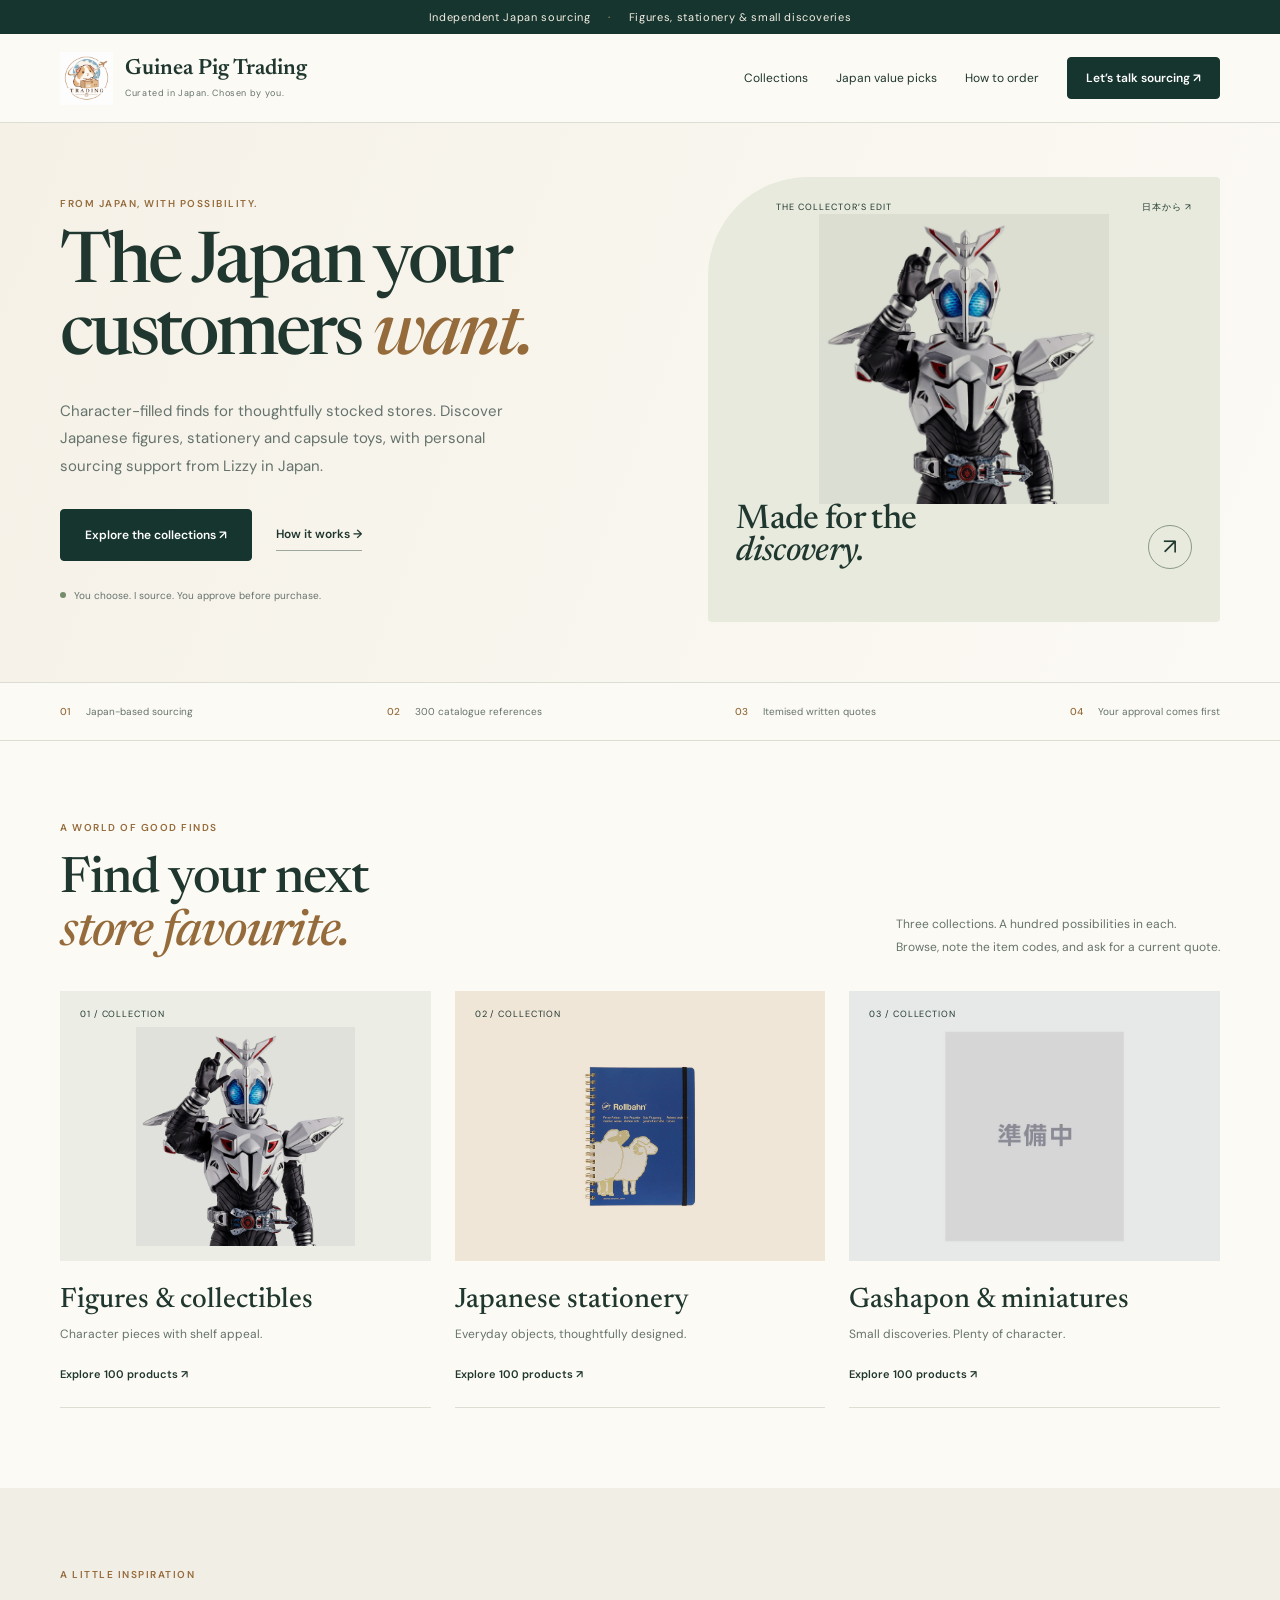
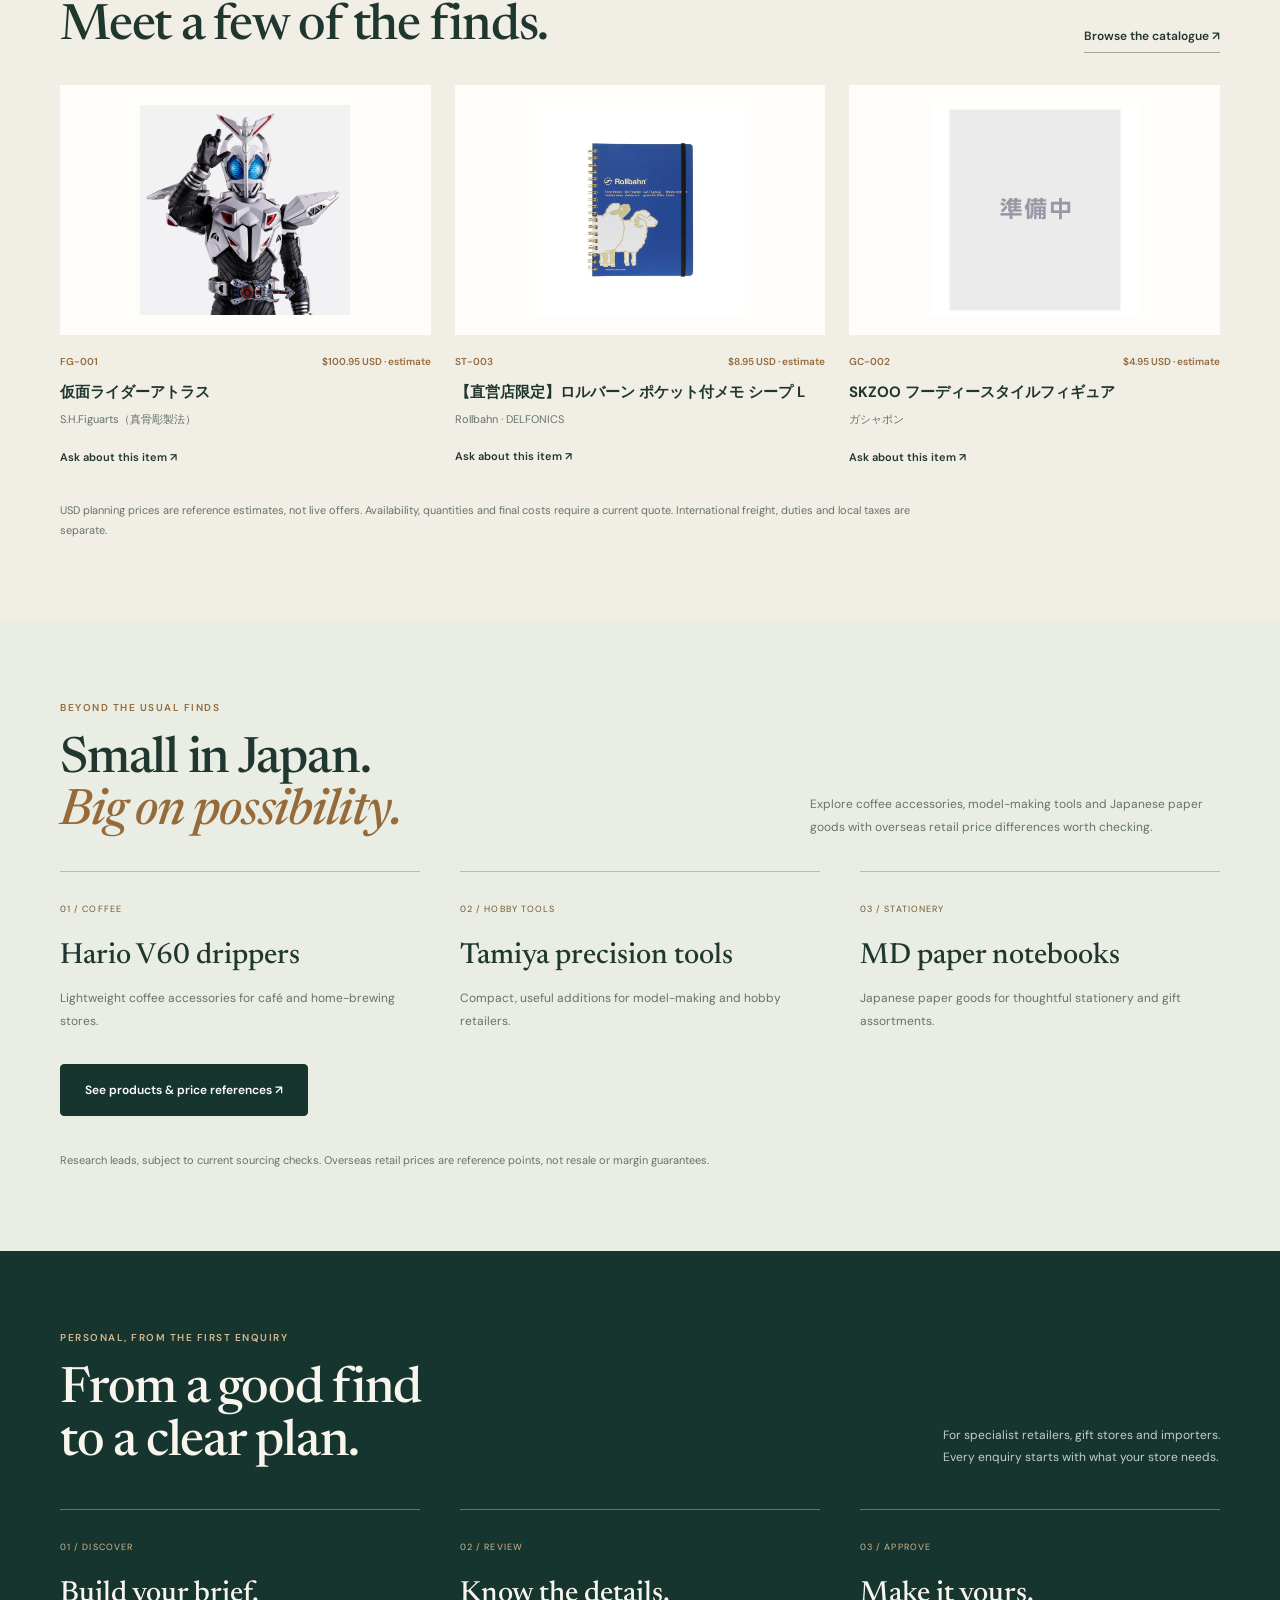
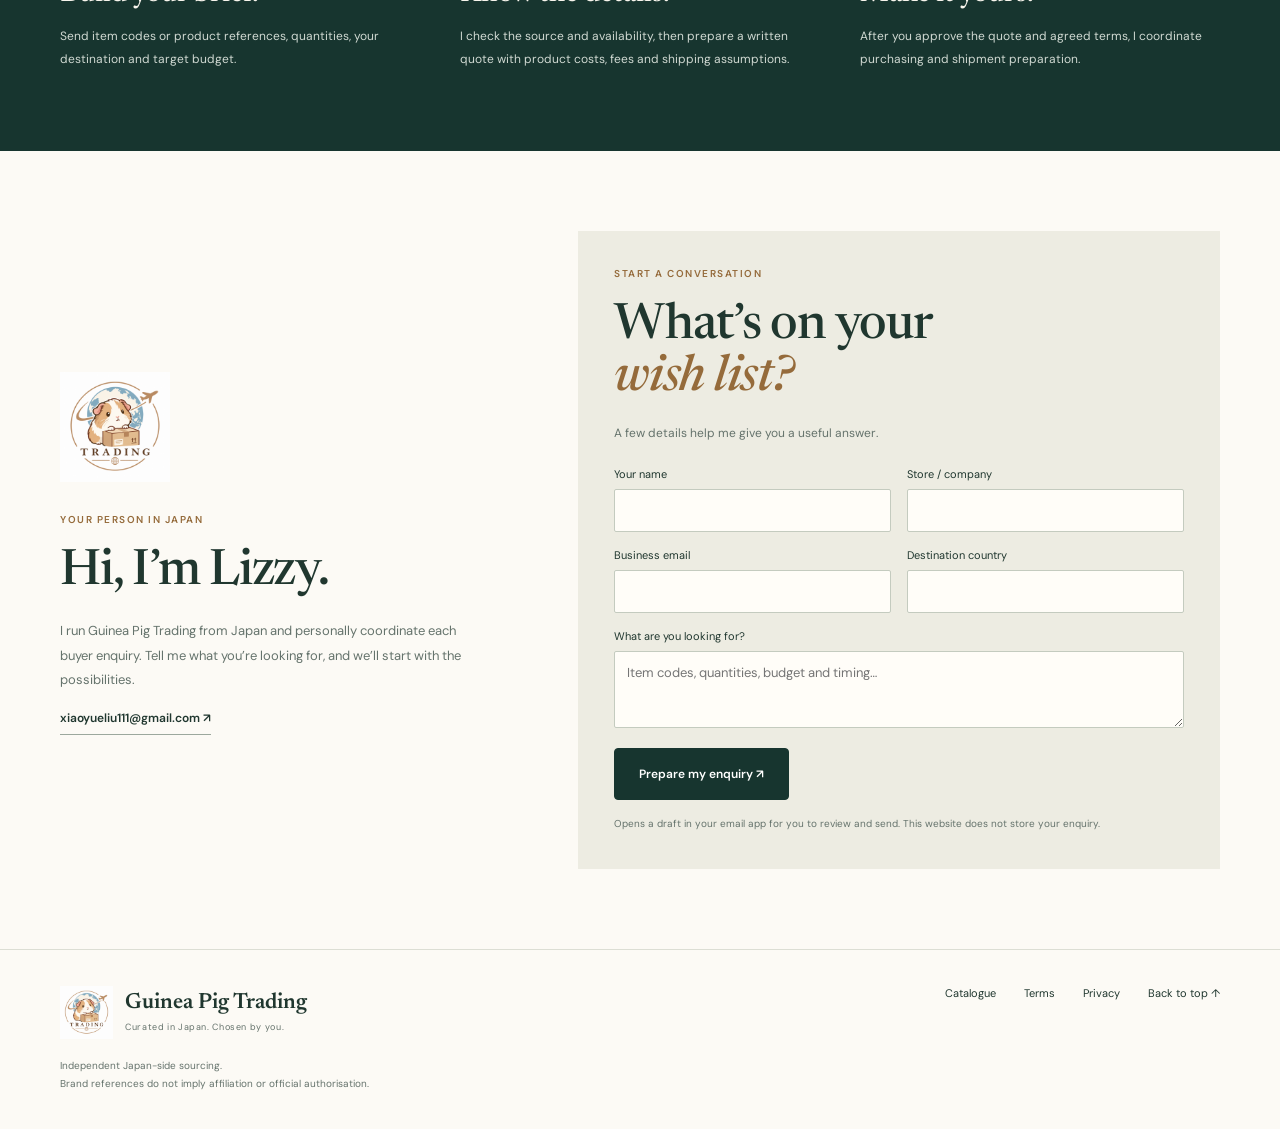
<file: index.html>
<!doctype html>
<html lang="en">
  <head>
    <meta charset="utf-8" />
    <meta name="viewport" content="width=device-width, initial-scale=1" />
    <title>Guinea Pig Trading | The Japan Your Customers Want</title>
    <meta
      name="description"
      content="Discover Japanese figures, stationery and capsule toys. Independent sourcing from Japan, with a current itemised quote before you buy."
    />
    <meta name="theme-color" content="#17352f" />
    <link rel="icon" href="assets/guinea-pig-trading-logo.png" />
    <link rel="preconnect" href="https://fonts.googleapis.com" />
    <link rel="preconnect" href="https://fonts.gstatic.com" crossorigin />
    <link
      href="https://fonts.googleapis.com/css2?family=DM+Sans:wght@400;500;600;700&family=Newsreader:opsz,wght@6..72,500;6..72,600&display=swap"
      rel="stylesheet"
    />
    <link rel="stylesheet" href="storefront.css?v=20261126-value" />
  </head>
  <body id="top">
    <a class="skip" href="#main">Skip to content</a>
    <div class="announcement">
      Independent Japan sourcing <span>·</span> Figures, stationery & small
      discoveries
    </div>
    <header>
      <div class="wrap header-inner">
        <a class="brand" href="index.html"
          ><img src="assets/guinea-pig-trading-logo.png" alt="" /><span
            ><strong>Guinea Pig Trading</strong
            ><small>Curated in Japan. Chosen by you.</small></span
          ></a
        >
        <nav aria-label="Main navigation">
          <a href="#collections">Collections</a
          ><a href="japan-value.html">Japan value picks</a
          ><a href="#how-it-works">How to order</a
          ><a class="button small" href="#contact">Let’s talk sourcing ↗</a>
        </nav>
      </div>
    </header>
    <main id="main">
      <section class="hero">
        <div class="wrap hero-grid">
          <div class="hero-copy">
            <p class="eyebrow">From Japan, with possibility.</p>
            <h1>The Japan your<br />customers <em>want.</em></h1>
            <p class="lead">
              Character-filled finds for thoughtfully stocked stores. Discover
              Japanese figures, stationery and capsule toys, with personal
              sourcing support from Lizzy in Japan.
            </p>
            <div class="hero-actions">
              <a class="button" href="#collections">Explore the collections ↗</a
              ><a class="quiet-link" href="#how-it-works">How it works →</a>
            </div>
            <div class="hero-note">
              <span class="dot"></span> You choose. I source. You approve before
              purchase.
            </div>
          </div>
          <a
            class="hero-visual"
            href="products.html?category=figures"
            aria-label="Explore Japanese figures"
            ><div class="visual-top">
              <span>THE COLLECTOR’S EDIT</span><span>日本から ↗</span>
            </div>
            <img
              src="assets/catalog/web/figures/16253.webp"
              alt="Kamen Rider Atlas collectible figure"
            />
            <div class="visual-bottom">
              <span>Made for the<br /><em>discovery.</em></span
              ><span class="round-arrow">↗</span>
            </div></a
          >
        </div>
      </section>
      <div class="assurance">
        <div class="wrap">
          <span><b>01</b> Japan-based sourcing</span
          ><span><b>02</b> 300 catalogue references</span
          ><span><b>03</b> Itemised written quotes</span
          ><span><b>04</b> Your approval comes first</span>
        </div>
      </div>
      <section id="collections" class="section">
        <div class="wrap">
          <div class="section-head">
            <div>
              <p class="eyebrow">A world of good finds</p>
              <h2>Find your next<br /><em>store favourite.</em></h2>
            </div>
            <p>
              Three collections. A hundred possibilities in each.<br />Browse,
              note the item codes, and ask for a current quote.
            </p>
          </div>
          <div class="category-grid">
            <a class="category-card" href="products.html?category=figures"
              ><div class="category-image">
                <span>01 / COLLECTION</span
                ><img
                  src="assets/catalog/web/figures/16253.webp"
                  alt="Figures & collectibles"
                  loading="lazy"
                />
              </div>
              <div class="category-copy">
                <h3>Figures & collectibles</h3>
                <p>Character pieces with shelf appeal.</p>
                <span class="text-link">Explore 100 products ↗</span>
              </div></a
            ><a class="category-card" href="products.html?category=stationery"
              ><div class="category-image">
                <span>02 / COLLECTION</span
                ><img
                  src="assets/catalog/web/stationery/601651.jpg"
                  alt="Japanese stationery"
                  loading="lazy"
                />
              </div>
              <div class="category-copy">
                <h3>Japanese stationery</h3>
                <p>Everyday objects, thoughtfully designed.</p>
                <span class="text-link">Explore 100 products ↗</span>
              </div></a
            ><a class="category-card" href="products.html?category=gashapon"
              ><div class="category-image">
                <span>03 / COLLECTION</span
                ><img
                  src="assets/catalog/web/gashapon/4582770068238000.jpg"
                  alt="Gashapon & miniatures"
                  loading="lazy"
                />
              </div>
              <div class="category-copy">
                <h3>Gashapon & miniatures</h3>
                <p>Small discoveries. Plenty of character.</p>
                <span class="text-link">Explore 100 products ↗</span>
              </div></a
            >
          </div>
        </div>
      </section>
      <section class="section featured-section">
        <div class="wrap">
          <div class="section-head">
            <div>
              <p class="eyebrow">A little inspiration</p>
              <h2>Meet a few of the finds.</h2>
            </div>
            <a class="quiet-link" href="products.html"
              >Browse the catalogue ↗</a
            >
          </div>
          <div class="featured-grid">
            <article class="feature">
              <a href="products.html?category=figures"
                ><div class="feature-image">
                  <img
                    src="assets/catalog/web/figures/16253.webp"
                    alt="仮面ライダーアトラス"
                    loading="lazy"
                  />
                </div>
                <div class="feature-meta">
                  <span>FG-001</span><span>$100.95 USD · estimate</span>
                </div>
                <h3>仮面ライダーアトラス</h3>
                <p>S.H.Figuarts（真骨彫製法）</p></a
              ><a
                class="text-link"
                href="mailto:xiaoyueliu111@gmail.com?subject=Quote%20request%20%E2%80%94%20FG-001"
                >Ask about this item ↗</a
              >
            </article>
            <article class="feature">
              <a href="products.html?category=stationery"
                ><div class="feature-image">
                  <img
                    src="assets/catalog/web/stationery/601651.jpg"
                    alt="【直営店限定】ロルバーン ポケット付メモ シープ L"
                    loading="lazy"
                  />
                </div>
                <div class="feature-meta">
                  <span>ST-003</span><span>$8.95 USD · estimate</span>
                </div>
                <h3>【直営店限定】ロルバーン ポケット付メモ シープ L</h3>
                <p>Rollbahn · DELFONICS</p></a
              ><a
                class="text-link"
                href="mailto:xiaoyueliu111@gmail.com?subject=Quote%20request%20%E2%80%94%20ST-003"
                >Ask about this item ↗</a
              >
            </article>
            <article class="feature">
              <a href="products.html?category=gashapon"
                ><div class="feature-image">
                  <img
                    src="assets/catalog/web/gashapon/4582770068238000.jpg"
                    alt="SKZOO フーディースタイルフィギュア"
                    loading="lazy"
                  />
                </div>
                <div class="feature-meta">
                  <span>GC-002</span><span>$4.95 USD · estimate</span>
                </div>
                <h3>SKZOO フーディースタイルフィギュア</h3>
                <p>ガシャポン</p></a
              ><a
                class="text-link"
                href="mailto:xiaoyueliu111@gmail.com?subject=Quote%20request%20%E2%80%94%20GC-002"
                >Ask about this item ↗</a
              >
            </article>
          </div>
          <p class="price-note">
            USD planning prices are reference estimates, not live offers.
            Availability, quantities and final costs require a current quote.
            International freight, duties and local taxes are separate.
          </p>
        </div>
      </section>
      <section class="section value-preview" id="japan-value">
        <div class="wrap">
          <div class="section-head">
            <div>
              <p class="eyebrow">Beyond the usual finds</p>
              <h2>Small in Japan.<br /><em>Big on possibility.</em></h2>
            </div>
            <p>
              Explore coffee accessories, model-making tools and Japanese paper
              goods with overseas retail price differences worth checking.
            </p>
          </div>
          <div class="steps value-cards">
            <article>
              <span>01 / COFFEE</span>
              <h3>Hario V60 drippers</h3>
              <p>
                Lightweight coffee accessories for café and home-brewing stores.
              </p>
            </article>
            <article>
              <span>02 / HOBBY TOOLS</span>
              <h3>Tamiya precision tools</h3>
              <p>
                Compact, useful additions for model-making and hobby retailers.
              </p>
            </article>
            <article>
              <span>03 / STATIONERY</span>
              <h3>MD paper notebooks</h3>
              <p>
                Japanese paper goods for thoughtful stationery and gift
                assortments.
              </p>
            </article>
          </div>
          <a class="button" href="japan-value.html"
            >See products &amp; price references ↗</a
          >
          <p class="price-note">
            Research leads, subject to current sourcing checks. Overseas retail
            prices are reference points, not resale or margin guarantees.
          </p>
        </div>
      </section>
      <section class="section process" id="how-it-works">
        <div class="wrap">
          <div class="section-head">
            <div>
              <p class="eyebrow">Personal, from the first enquiry</p>
              <h2>From a good find<br />to a clear plan.</h2>
            </div>
            <p>
              For specialist retailers, gift stores and importers.<br />Every
              enquiry starts with what your store needs.
            </p>
          </div>
          <div class="steps">
            <article>
              <span>01 / DISCOVER</span>
              <h3>Build your brief.</h3>
              <p>
                Send item codes or product references, quantities, your
                destination and target budget.
              </p>
            </article>
            <article>
              <span>02 / REVIEW</span>
              <h3>Know the details.</h3>
              <p>
                I check the source and availability, then prepare a written
                quote with product costs, fees and shipping assumptions.
              </p>
            </article>
            <article>
              <span>03 / APPROVE</span>
              <h3>Make it yours.</h3>
              <p>
                After you approve the quote and agreed terms, I coordinate
                purchasing and shipment preparation.
              </p>
            </article>
          </div>
        </div>
      </section>
      <section class="section" id="contact">
        <div class="wrap contact-grid">
          <div class="founder">
            <img
              src="assets/guinea-pig-trading-logo.png"
              alt="Guinea Pig Trading logo"
              loading="lazy"
            />
            <p class="eyebrow">Your person in Japan</p>
            <h2>Hi, I’m Lizzy.</h2>
            <p>
              I run Guinea Pig Trading from Japan and personally coordinate each
              buyer enquiry. Tell me what you’re looking for, and we’ll start
              with the possibilities.
            </p>
            <a class="quiet-link" href="mailto:xiaoyueliu111@gmail.com"
              >xiaoyueliu111@gmail.com ↗</a
            >
          </div>
          <div class="contact-panel">
            <p class="eyebrow">Start a conversation</p>
            <h2>What’s on your<br /><em>wish list?</em></h2>
            <p>A few details help me give you a useful answer.</p>
            <form id="brief-form">
              <div class="form-grid">
                <label
                  >Your name<input
                    name="name"
                    autocomplete="name"
                    required /></label
                ><label
                  >Store / company<input
                    name="company"
                    autocomplete="organization"
                    required /></label
                ><label
                  >Business email<input
                    name="email"
                    type="email"
                    autocomplete="email"
                    required /></label
                ><label
                  >Destination country<input
                    name="country"
                    autocomplete="country-name"
                    required /></label
                ><label class="full"
                  >What are you looking for?<textarea
                    name="request"
                    rows="3"
                    placeholder="Item codes, quantities, budget and timing…"
                    required
                  ></textarea>
                </label>
              </div>
              <button class="button" type="submit">Prepare my enquiry ↗</button>
              <p class="form-note">
                Opens a draft in your email app for you to review and send. This
                website does not store your enquiry.
              </p>
            </form>
          </div>
        </div>
      </section>
    </main>
    <footer>
      <div class="wrap footer-inner">
        <div>
          <a class="brand" href="index.html"
            ><img src="assets/guinea-pig-trading-logo.png" alt="" /><span
              ><strong>Guinea Pig Trading</strong
              ><small>Curated in Japan. Chosen by you.</small></span
            ></a
          >
          <p>
            Independent Japan-side sourcing.<br />Brand references do not imply
            affiliation or official authorisation.
          </p>
        </div>
        <nav aria-label="Footer">
          <a href="products.html">Catalogue</a><a href="terms.html">Terms</a
          ><a href="privacy.html">Privacy</a><a href="#top">Back to top ↑</a>
        </nav>
      </div>
    </footer>
    <script>
      const query = new URLSearchParams(location.search);
      if (query.get("product"))
        document.querySelector("textarea[name=request]").value =
          "Please quote " +
          query.get("product") +
          (query.get("category") ? " (" + query.get("category") + ")" : "") +
          ".";
      document
        .getElementById("brief-form")
        .addEventListener("submit", function (event) {
          event.preventDefault();
          const d = new FormData(this);
          const body = [
            "Hello Lizzy,",
            "",
            "Please prepare a current sourcing quote.",
            "",
            "Name: " + d.get("name"),
            "Store: " + d.get("company"),
            "Email: " + d.get("email"),
            "Destination: " + d.get("country"),
            "",
            "Requirements: " + d.get("request"),
          ].join("\n");
          location.href =
            "mailto:xiaoyueliu111@gmail.com?subject=" +
            encodeURIComponent("Japan sourcing enquiry — " + d.get("company")) +
            "&body=" +
            encodeURIComponent(body);
        });
    </script>
  </body>
</html>
</file>
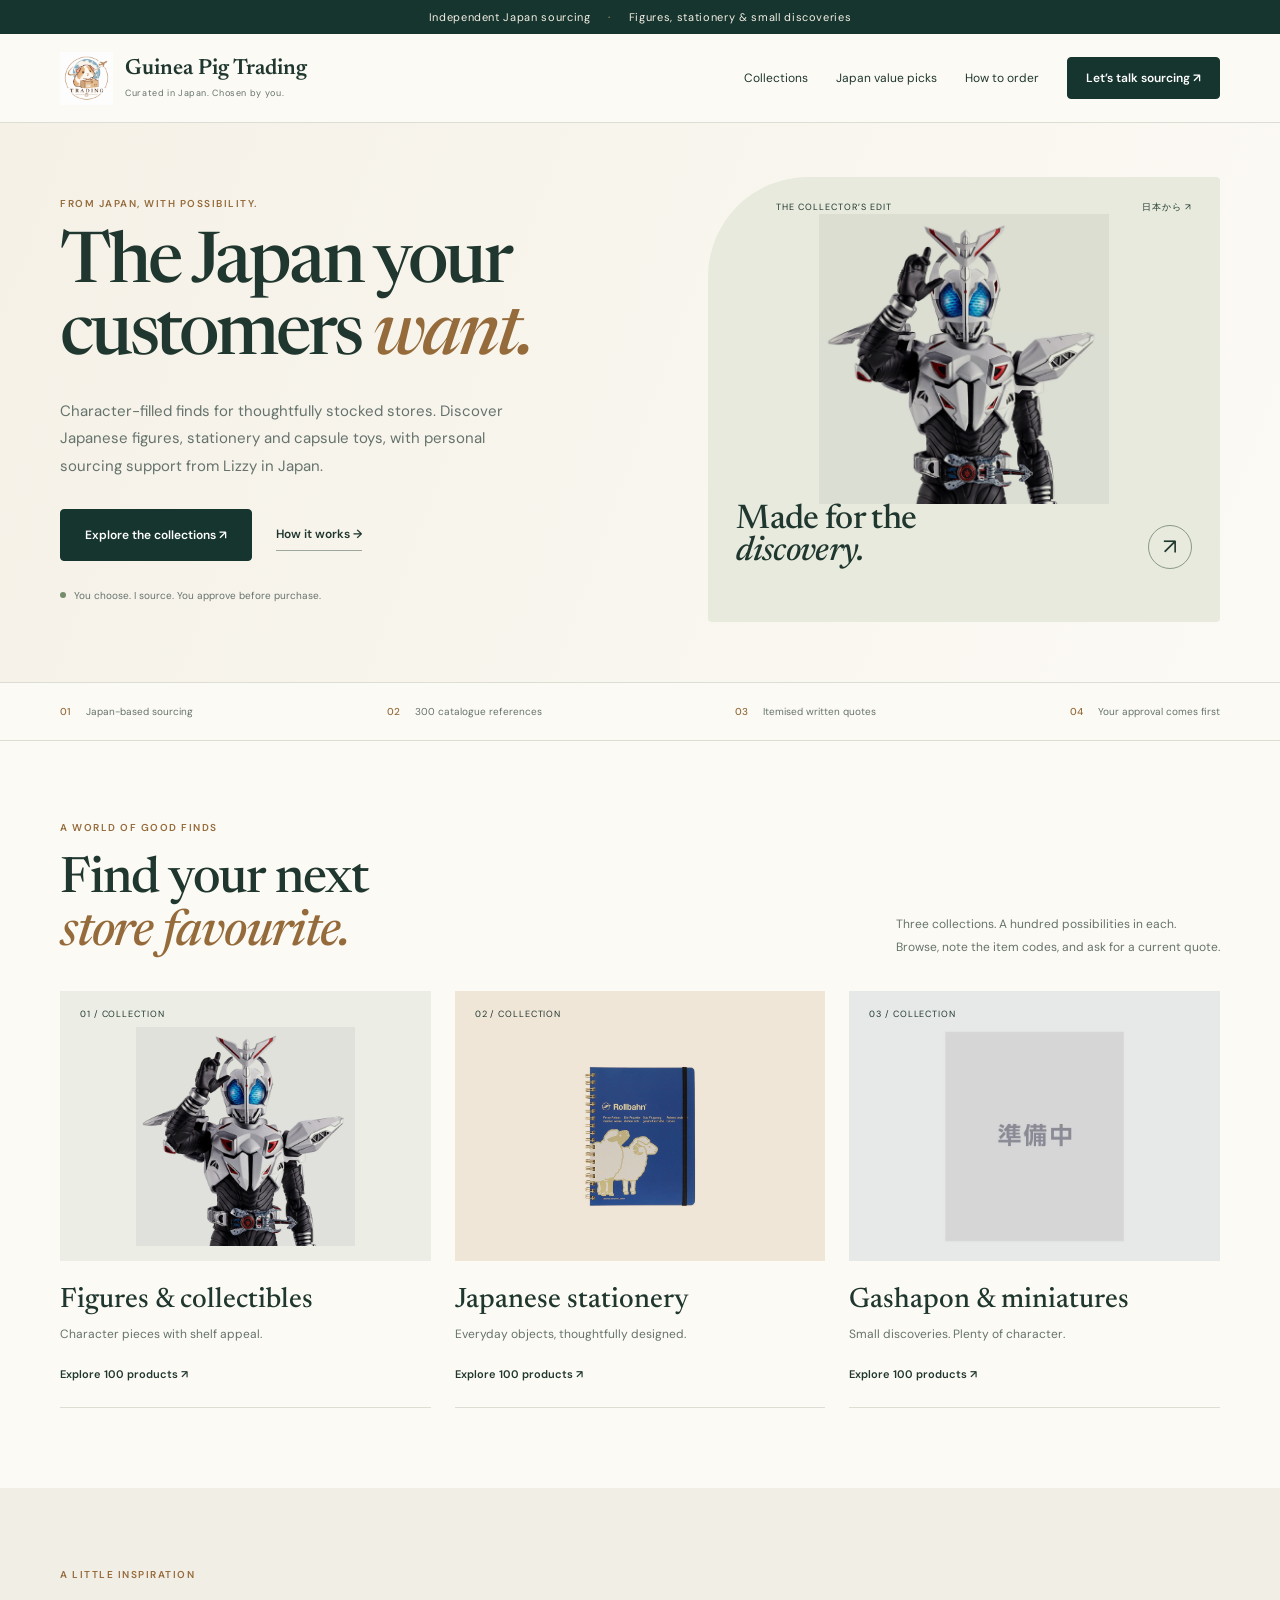
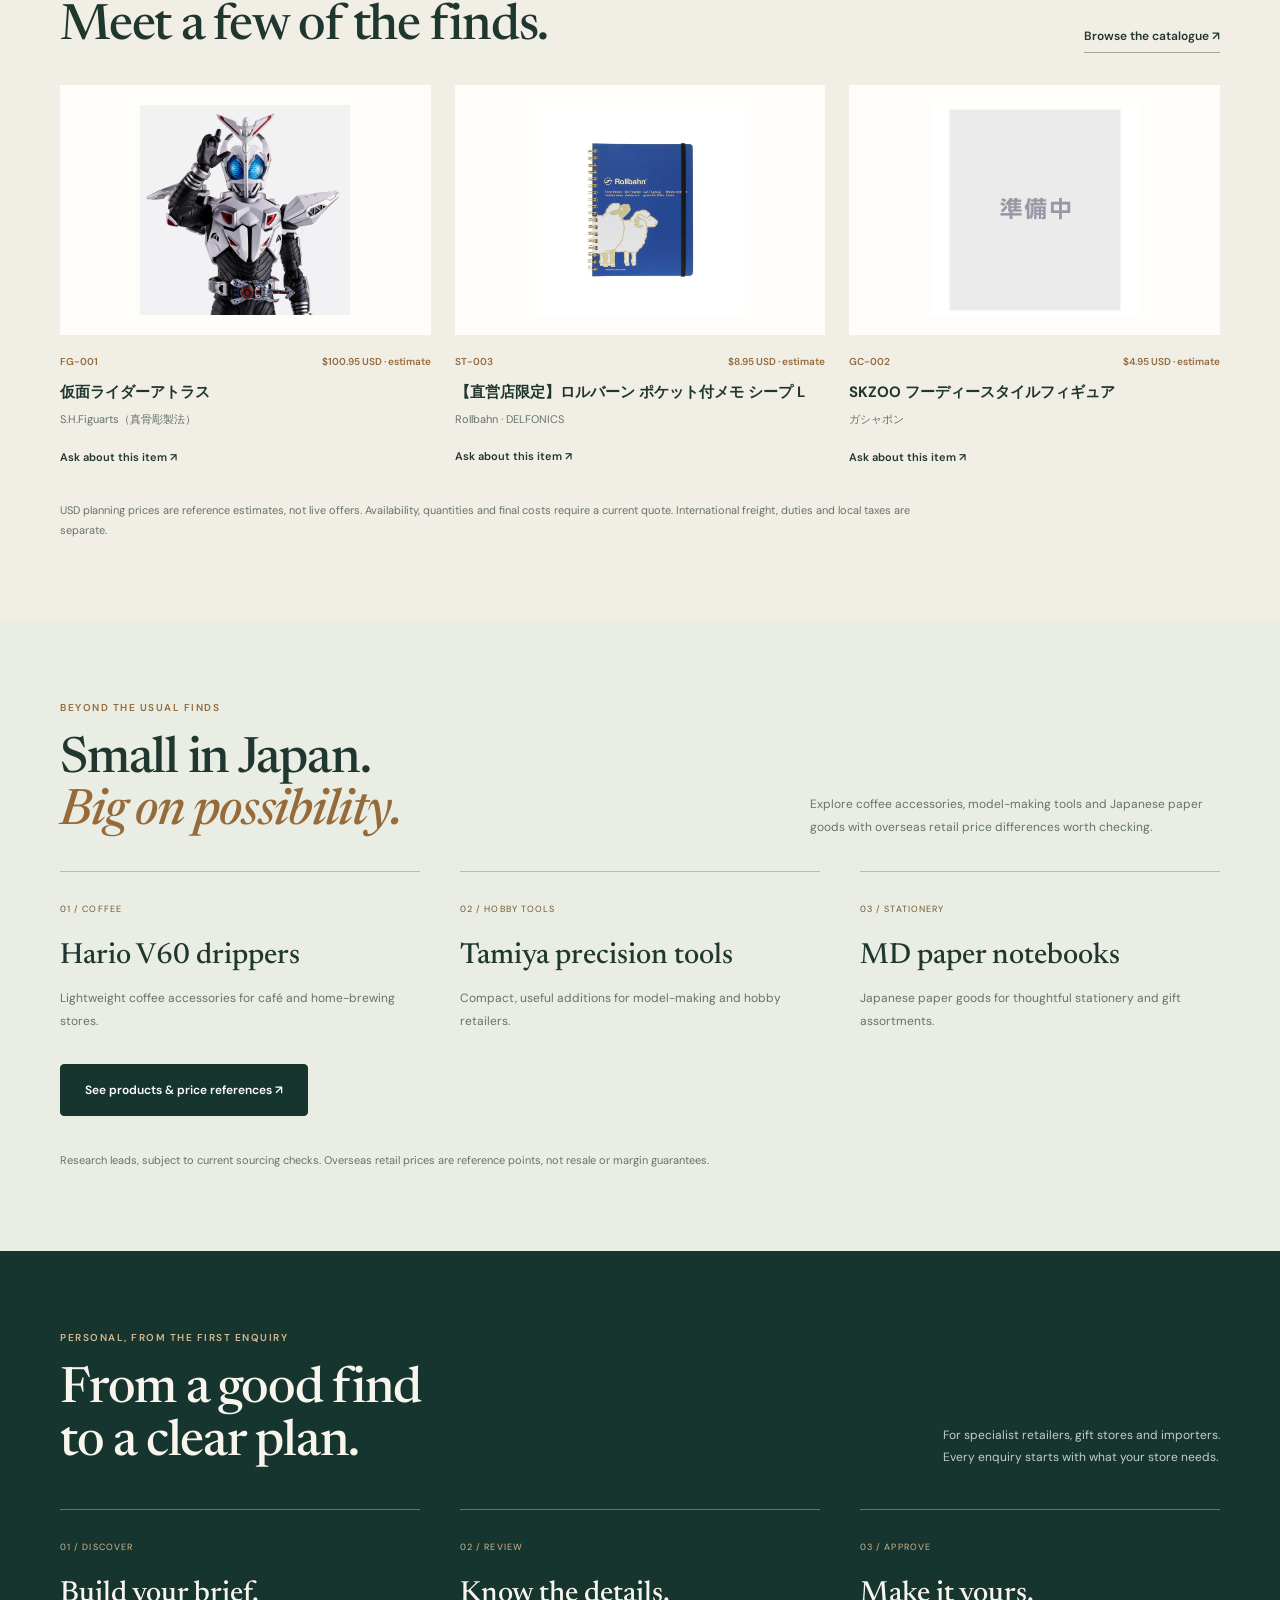
<file: catalog.html>
<!doctype html>
<html lang="en">
<head>
  <meta charset="utf-8">
  <meta name="viewport" content="width=device-width, initial-scale=1">
  <meta http-equiv="refresh" content="0; url=index.html#categories">
  <title>Japanese Product Catalogues | Figures &amp; Stationery</title>
  <meta name="description" content="Browse buyer-ready character figure and Japanese stationery catalogues from Guinea Pig Trading, with product codes and source-backed references.">
  <meta name="theme-color" content="#081217">
  <link rel="icon" type="image/png" href="assets/guinea-pig-trading-logo.png">
  <link rel="preconnect" href="https://fonts.googleapis.com">
  <link rel="preconnect" href="https://fonts.gstatic.com" crossorigin>
  <link href="https://fonts.googleapis.com/css2?family=Manrope:wght@400;500;600;700&family=Source+Serif+4:opsz,wght@8..60,500;8..60,600&display=swap" rel="stylesheet">
  <style>
    :root{color-scheme:dark;--paper:#0b1419;--panel:#111e24;--panel-2:#0f1a20;--ink:#edf1ee;--muted:#9ba9ad;--gold:#d59a63;--teal:#64959a;--line:#29373c;--sans:"Manrope",Arial,sans-serif;--serif:"Source Serif 4",Georgia,serif}
    *{box-sizing:border-box}html{scroll-behavior:smooth}body{margin:0;background:var(--paper);color:var(--ink);font-family:var(--sans);-webkit-font-smoothing:antialiased}a{color:inherit;text-decoration:none}button{font:inherit}.wrap{width:min(1240px,calc(100% - 48px));margin-inline:auto}::selection{background:var(--gold);color:#091217}:focus-visible{outline:2px solid var(--gold);outline-offset:4px}
    .site-header{position:sticky;top:0;z-index:20;border-bottom:1px solid rgba(255,255,255,.08);background:rgba(8,18,23,.9);backdrop-filter:blur(12px)}.header-inner{height:76px;display:flex;align-items:center;justify-content:space-between;gap:28px}.brand{display:flex;align-items:center;gap:12px}.brand-logo{width:50px;height:50px;padding:3px;border-radius:50%;background:#f5f0e7;object-fit:contain}.brand-name{display:block;font:600 17px/1.05 var(--serif)}.brand-sub{display:block;margin-top:5px;color:#aab6b9;font-size:8px;font-weight:700;letter-spacing:.2em;text-transform:uppercase}.nav-links{display:flex;align-items:center;gap:27px}.nav-links a{color:#aab6b9;font-size:10px;font-weight:600;letter-spacing:.04em}.nav-links a:hover,.nav-links a[aria-current="page"]{color:#fff}.nav-contact{padding:12px 16px;background:var(--gold);color:#091217!important}.menu{display:none;border:0;background:transparent;color:var(--ink);font-size:24px;cursor:pointer}
    .catalog-hero{position:relative;padding:104px 0 82px;overflow:hidden;background:radial-gradient(circle at 82% 14%,rgba(100,149,154,.22),transparent 28%),linear-gradient(118deg,#081217,#0d1920 58%,#142a33)}.catalog-hero:after{content:"";position:absolute;right:-80px;top:-260px;width:620px;height:620px;border:1px solid rgba(213,154,99,.18);border-radius:50%;box-shadow:0 0 0 86px rgba(213,154,99,.025)}.hero-grid{position:relative;z-index:1;display:grid;grid-template-columns:1.2fr .8fr;gap:90px;align-items:end}.eyebrow{margin:0 0 17px;color:var(--gold);font-size:10px;font-weight:700;letter-spacing:.18em;text-transform:uppercase}.catalog-hero h1{max-width:800px;margin:0;font:600 clamp(48px,6vw,78px)/1.01 var(--serif);letter-spacing:-.035em}.catalog-hero h1 em{display:block;color:#e2a66d;font-style:normal}.hero-copy{margin:25px 0 0;max-width:690px;color:#aeb9bc;font-size:15px;line-height:1.8}.edition{padding:28px;border:1px solid #3a4a50;background:rgba(9,20,25,.72)}.edition small{display:block;color:var(--gold);font-size:9px;font-weight:700;letter-spacing:.15em;text-transform:uppercase}.edition strong{display:block;margin:15px 0 22px;font:600 25px/1.2 var(--serif)}.edition dl{margin:0}.edition div{display:grid;grid-template-columns:90px 1fr;padding:11px 0;border-top:1px solid #334249}.edition dt{color:#829399;font-size:8px;font-weight:700;letter-spacing:.11em;text-transform:uppercase}.edition dd{margin:0;font-size:10px;line-height:1.5}
    .catalogue-shelf{padding:74px 0 78px;border-bottom:1px solid var(--line);background:#101c21}.shelf-head{display:grid;grid-template-columns:.8fr 1.2fr;gap:70px;align-items:end;margin-bottom:34px}.shelf-head h2{margin:0;font:600 clamp(35px,4vw,52px)/1.05 var(--serif)}.shelf-head p{margin:0;color:var(--muted);font-size:12px;line-height:1.8}.catalogue-cards{display:grid;grid-template-columns:repeat(3,1fr);gap:16px}.catalogue-card{display:grid;grid-template-columns:42% 58%;min-height:310px;overflow:hidden;border:1px solid #34454b;background:#0c171c;transition:transform .2s ease,border-color .2s ease}.catalogue-card:hover{transform:translateY(-4px);border-color:var(--gold)}.catalogue-cover{min-height:310px;padding:18px;background:#e8e4da}.catalogue-cover img{width:100%;height:100%;display:block;object-fit:contain;box-shadow:0 12px 24px rgba(0,0,0,.2)}.catalogue-info{display:flex;flex-direction:column;padding:25px 22px}.catalogue-info small{color:var(--gold);font-size:8px;font-weight:700;letter-spacing:.13em;text-transform:uppercase}.catalogue-info h3{margin:15px 0 10px;font:600 25px/1.1 var(--serif)}.catalogue-info p{margin:0;color:var(--muted);font-size:10px;line-height:1.7}.catalogue-count{margin-top:14px;color:#dce4e5!important;font-weight:700}.catalogue-actions{display:grid;gap:8px;margin-top:auto;padding-top:20px}.catalogue-actions a{display:flex;min-height:42px;align-items:center;justify-content:center;padding:0 12px;border:1px solid #53666c;color:#edf1ee;font-size:9px;font-weight:700;text-align:center}.catalogue-actions a:first-child{border-color:var(--gold);background:var(--gold);color:#091217}.catalogue-actions a:hover{border-color:#efbf8f;background:#efbf8f;color:#091217}.supporting-files{display:flex;gap:18px;flex-wrap:wrap;margin-top:25px;color:#b9c6c8;font-size:9px}.supporting-files strong{color:var(--gold);letter-spacing:.1em;text-transform:uppercase}.supporting-files a{text-decoration:underline;text-underline-offset:4px}.supporting-files a:hover{color:#fff}.notice{border-bottom:1px solid var(--line);background:#0d181d}.notice-inner{display:grid;grid-template-columns:170px 1fr;gap:30px;padding:25px 0}.notice strong{color:var(--gold);font-size:10px;letter-spacing:.12em;text-transform:uppercase}.notice p{margin:0;color:var(--muted);font-size:11px;line-height:1.7}
    .featured{padding:82px 0 88px;border-bottom:1px solid var(--line);background:#0a151a}.featured-head{display:grid;grid-template-columns:.8fr 1.2fr;gap:70px;align-items:end;margin-bottom:34px}.featured-head h2{margin:0;font:600 clamp(35px,4vw,52px)/1.05 var(--serif)}.featured-head>p{margin:0;color:var(--muted);font-size:12px;line-height:1.8}.featured-grid{display:grid;grid-template-columns:repeat(3,1fr);gap:14px}.featured-card{display:flex;min-height:475px;flex-direction:column;border:1px solid #304047;background:#111e24;transition:transform .2s ease,border-color .2s ease}.featured-card:hover{transform:translateY(-4px);border-color:var(--gold)}.featured-photo{height:245px;padding:17px;border-bottom:1px solid var(--line);background:#fff}.featured-photo img{width:100%;height:100%;display:block;object-fit:contain}.featured-body{display:flex;flex:1;flex-direction:column;padding:24px}.featured-meta{display:flex;justify-content:space-between;gap:14px;color:var(--gold);font-size:8px;font-weight:700;letter-spacing:.1em;text-transform:uppercase}.featured-card h3{margin:19px 0 10px;font:600 23px/1.2 var(--serif)}.featured-card p{margin:0;color:var(--muted);font-size:10px;line-height:1.7}.featured-actions{display:grid;grid-template-columns:1fr auto;gap:8px;margin-top:auto;padding-top:22px}.featured-actions a{display:flex;min-height:42px;align-items:center;justify-content:center;padding:0 13px;border:1px solid #52636a;color:#dbe2e3;font-size:9px;font-weight:700}.featured-actions a:first-child{border-color:var(--gold);background:var(--gold);color:#091217}.featured-actions a:hover{border-color:#efbf8f;background:#efbf8f;color:#091217}.featured-note{margin:22px 0 0;color:#829399;font-size:9px;line-height:1.65}
    .catalog{padding:94px 0 112px}.catalog-head{display:grid;grid-template-columns:.75fr 1.25fr;gap:70px;align-items:end;margin-bottom:40px}.catalog-head h2{margin:0;font:600 clamp(38px,4.5vw,58px)/1.06 var(--serif);letter-spacing:-.025em}.catalog-head>p{margin:0;color:var(--muted);font-size:12px;line-height:1.75}.filters{display:flex;gap:8px;flex-wrap:wrap;margin-bottom:27px}.filter{padding:10px 15px;border:1px solid #3a494f;background:transparent;color:#aeb9bc;font-size:10px;font-weight:700;cursor:pointer}.filter:hover,.filter.active{border-color:var(--gold);background:var(--gold);color:#091217}
    .product-grid{display:grid;grid-template-columns:repeat(3,1fr);gap:14px}.product{display:flex;min-height:495px;flex-direction:column;border:1px solid #2e3e44;background:var(--panel);transition:.2s ease}.product:hover{border-color:rgba(213,154,99,.75);transform:translateY(-3px);box-shadow:0 20px 45px rgba(0,0,0,.25)}.product-visual{height:210px;overflow:hidden;border-bottom:1px solid var(--line);background:#fff}.product-visual img{width:100%;height:100%;display:block;object-fit:contain}.product-visual img.cover{object-fit:cover}.product-body{display:flex;flex:1;flex-direction:column;padding:25px}.product-meta{display:flex;justify-content:space-between;gap:15px;color:var(--gold);font-size:8px;font-weight:700;letter-spacing:.13em;text-transform:uppercase}.product h3{margin:24px 0 10px;font:600 24px/1.2 var(--serif)}.product p{margin:0;color:var(--muted);font-size:11px;line-height:1.75}.product dl{margin:23px 0 0}.product dl div{display:grid;grid-template-columns:74px 1fr;gap:12px;padding:9px 0;border-top:1px solid var(--line)}.product dt{color:#7f9095;font-size:8px;font-weight:700;letter-spacing:.1em;text-transform:uppercase}.product dd{margin:0;font-size:9px;line-height:1.5}.product-links{display:flex;align-items:center;justify-content:space-between;gap:15px;margin-top:auto;padding-top:23px}.product-links a{color:var(--gold);font-size:9px;font-weight:700}.product-links a:first-child{color:#9fb1b5;text-decoration:underline;text-underline-offset:4px}.product-links a:hover{color:#fff}.catalog-expand{display:block;min-height:48px;margin:32px auto 0;padding:0 24px;border:1px solid var(--gold);border-radius:999px;background:var(--gold);color:#091217;font-size:10px;font-weight:700;cursor:pointer}.catalog-expand:hover{background:#efbf8f}.shortlist-toggle{width:100%;margin-top:16px;padding:10px 12px;border:1px solid #53656b;background:transparent;color:#d7e0e2;font-size:9px;font-weight:700;cursor:pointer}.shortlist-toggle:hover,.shortlist-toggle[aria-pressed="true"]{border-color:var(--gold);background:var(--gold);color:#091217}.product[hidden]{display:none}.shortlist-bar{position:fixed;z-index:50;left:50%;bottom:18px;width:min(760px,calc(100% - 28px));transform:translateX(-50%);border:1px solid #53656b;background:rgba(7,17,22,.97);box-shadow:0 20px 60px rgba(0,0,0,.45);backdrop-filter:blur(12px)}.shortlist-bar[hidden]{display:none}.shortlist-inner{display:grid;grid-template-columns:1fr auto auto;gap:18px;align-items:center;padding:16px 18px}.shortlist-copy strong{display:block;color:var(--gold);font:600 16px/1.2 var(--serif)}.shortlist-copy span{display:block;margin-top:5px;color:#aeb9bc;font-size:9px}.shortlist-clear{border:0;background:transparent;color:#aeb9bc;font-size:9px;text-decoration:underline;cursor:pointer}.shortlist-request{padding:12px 16px;background:var(--gold);color:#091217;font-size:10px;font-weight:700}
    .next{padding:72px 0;border-top:1px solid var(--line);background:#101c21}.next-grid{display:grid;grid-template-columns:1fr 1fr;gap:70px;align-items:center}.next h2{margin:0;font:600 clamp(34px,4vw,50px)/1.08 var(--serif)}.next p{margin:0 0 20px;color:var(--muted);font-size:12px;line-height:1.8}.button{display:inline-flex;min-height:48px;align-items:center;justify-content:center;padding:0 20px;background:var(--gold);color:#091217;font-size:11px;font-weight:700}.button:hover{background:#e8b785}.arrow{margin-left:18px}
    footer{padding:48px 0;border-top:1px solid #26343a;background:#071116}.footer-grid{display:flex;align-items:flex-end;justify-content:space-between;gap:30px}.footer-copy{max-width:500px;margin:13px 0 0;color:#92a2a7;font-size:9px;line-height:1.65}.footer-links{display:flex;gap:22px;flex-wrap:wrap;color:#bdc7c9;font-size:10px;font-weight:600}.footer-links a:hover{color:var(--gold)}
    @media(max-width:1020px){.nav-links{display:none;position:absolute;top:76px;left:0;right:0;padding:26px;background:rgba(8,18,23,.98);border-bottom:1px solid var(--line);flex-direction:column}.nav-links.open{display:flex}.menu{display:block}.hero-grid,.catalog-head,.next-grid,.shelf-head,.featured-head{grid-template-columns:1fr;gap:42px}.edition{max-width:620px}.catalogue-cards{grid-template-columns:1fr}.catalogue-card{grid-template-columns:230px 1fr}.featured-grid,.product-grid{grid-template-columns:repeat(2,1fr)}}
    @media(max-width:620px){.wrap{width:min(100% - 28px,1240px)}.header-inner{height:70px}.brand-logo{width:44px;height:44px}.brand-sub{display:none}.nav-links{top:70px}.catalog-hero{padding:70px 0 62px}.catalog-hero h1{font-size:45px}.catalogue-shelf,.featured{padding:58px 0}.catalogue-card{grid-template-columns:1fr}.catalogue-cover{min-height:0;height:280px}.notice-inner,.featured-grid,.product-grid{grid-template-columns:1fr}.notice-inner{gap:9px}.featured-card{min-height:450px}.catalog{padding:76px 0}.product{min-height:460px}.shortlist-inner{grid-template-columns:1fr auto;gap:10px}.shortlist-request{grid-column:1/-1;text-align:center}.footer-grid{align-items:flex-start;flex-direction:column}}
    @media(prefers-reduced-motion:reduce){html{scroll-behavior:auto}.product{transition:none}}
    .catalogue-cards{grid-template-columns:repeat(2,1fr)}
    .site-header{box-shadow:0 12px 34px rgba(0,0,0,.18)}.nav-contact{border-radius:999px}.catalog-hero{padding:72px 0;background:#f4f0e7;color:#17231f}.catalog-hero:before,.catalog-hero:after{display:none}.hero-grid{grid-template-columns:1.05fr .95fr;gap:64px;align-items:center}.catalog-hero .eyebrow{color:#a96735}.catalog-hero h1{max-width:680px;font-size:clamp(46px,5.7vw,72px);line-height:.98;text-wrap:balance}.catalog-hero h1 em{display:inline;color:#a96735}.hero-copy{max-width:650px;margin-top:23px;color:#59645f;font-size:14px;line-height:1.7}.founder-intro{display:grid;grid-template-columns:42px 1fr;gap:12px;align-items:center;max-width:650px;margin-top:20px;padding:12px 14px;border:1px solid #d6d0c5;border-radius:14px;background:rgba(255,255,255,.62)}.founder-intro img{width:42px;height:42px;padding:4px;border-radius:50%;background:#fff;object-fit:contain}.founder-intro strong{display:block;margin-bottom:2px;font:600 15px/1.2 var(--serif)}.founder-intro p{margin:0;color:#68726d;font-size:9px;line-height:1.5}.hero-actions{display:flex;gap:10px;flex-wrap:wrap;margin-top:22px}.hero-actions a{display:inline-flex;min-height:46px;align-items:center;padding:0 18px;border:1px solid #1b3029;border-radius:999px;font-size:10px;font-weight:700}.hero-actions a:first-child{background:#19362e;color:#fff}.hero-actions a:hover{background:#b97843;border-color:#b97843;color:#fff}.hero-stats{display:flex;gap:24px;flex-wrap:wrap;margin-top:24px;padding-top:20px;border-top:1px solid #d6d0c5}.hero-stat strong{display:block;font:600 25px/1 var(--serif)}.hero-stat span{display:block;margin-top:6px;color:#727b76;font-size:8px;font-weight:700;letter-spacing:.1em;text-transform:uppercase}.hero-products{display:grid;grid-template-columns:1.05fr .95fr;grid-template-rows:170px 170px;gap:12px}.hero-product{position:relative;overflow:hidden;border-radius:18px;background:#fff;box-shadow:0 16px 36px rgba(42,54,48,.12)}.hero-product:first-child{grid-row:1/3}.hero-product img{width:100%;height:100%;display:block;object-fit:contain;padding:14px}.hero-product span{position:absolute;left:12px;bottom:12px;padding:7px 10px;border-radius:999px;background:rgba(20,39,33,.9);color:#fff;font-size:7px;font-weight:700;letter-spacing:.1em;text-transform:uppercase}.catalogue-card,.featured-card,.product{border-radius:15px;overflow:hidden;box-shadow:0 14px 34px rgba(0,0,0,.18)}.catalogue-card:hover,.featured-card:hover,.product:hover{box-shadow:0 22px 46px rgba(0,0,0,.3)}.catalogue-cover{background:linear-gradient(145deg,#f3efe6,#dfe7e4)}.catalogue-actions a,.featured-actions a,.shortlist-toggle,.button{border-radius:999px}.featured-photo,.product-visual{background:linear-gradient(145deg,#fff,#edf1ed)}.filter{border-radius:999px}.notice-inner{border-radius:14px}.next{background:linear-gradient(135deg,#101c21,#162b33)}
    @media(max-width:1020px){.hero-grid{grid-template-columns:1fr;gap:44px}.hero-products{max-width:720px}.catalog-hero{padding:64px 0}}
    @media(max-width:620px){.catalog-hero{padding:48px 0}.catalog-hero h1{font-size:43px}.hero-copy{font-size:12px}.hero-products{grid-template-rows:125px 125px;gap:8px}.hero-product{border-radius:12px}.hero-product img{padding:9px}.hero-actions a{flex:1;justify-content:center}.hero-stats{gap:18px}.hero-stat strong{font-size:22px}}
  </style>
</head>
<body>
  <header class="site-header">
    <div class="wrap header-inner">
      <a class="brand" href="index.html#top" aria-label="Guinea Pig Japan Sourcing home"><img class="brand-logo" src="assets/guinea-pig-trading-logo.png" alt=""><span><span class="brand-name">Guinea Pig Trading</span><span class="brand-sub">Japan Sourcing</span></span></a>
      <nav class="nav-links" id="nav-links" aria-label="Primary navigation"><a href="index.html">Home</a><a href="catalog.html" aria-current="page">Catalogue</a><a href="index.html#process">How it works</a><a href="terms.html">Terms</a><a class="nav-contact" href="index.html#contact">Request current options</a></nav>
      <button class="menu" type="button" aria-label="Open menu" aria-expanded="false" aria-controls="nav-links">☰</button>
    </div>
  </header>

  <main>
    <section class="catalog-hero">
      <div class="wrap hero-grid">
        <div>
          <p class="eyebrow">The Japan your customers want.</p>
          <h1>Products worth putting <em>on your shelves.</em></h1>
          <p class="hero-copy">Explore named Japanese stationery and character figures with product codes, reference prices and official source links. Choose what fits your store, then ask for a current delivered quote.</p>
          <div class="founder-intro"><img src="assets/guinea-pig-trading-logo.png" alt="Guinea Pig Trading"><div><strong>Hi, I’m Lizzy Brown.</strong><p>I run Guinea Pig Trading from Japan and personally coordinate each enquiry. You approve the written quote before I arrange any purchase.</p></div></div>
          <div class="hero-actions"><a href="#stationery">Browse 63 stationery products →</a><a href="output/pdf/japanese-figure-catalogue.pdf">View 18 figures</a></div>
          <div class="hero-stats" aria-label="Catalogue summary"><div class="hero-stat"><strong>81</strong><span>Products listed</span></div><div class="hero-stat"><strong>Official</strong><span>Source links</span></div><div class="hero-stat"><strong>Written</strong><span>Quote before purchase</span></div></div>
        </div>
        <div class="hero-products" aria-label="Featured catalogue products">
          <div class="hero-product"><img src="assets/catalog/retail/official-2026/601651.jpg" alt="Rollbahn Sheep Pocket Memo L"><span>Japanese stationery</span></div>
          <div class="hero-product"><img src="assets/catalog/collectibles/gp-f-009-startune-monkey-d-luffy-departure.jpg" alt="Monkey D. Luffy Departure figure"><span>Character figures</span></div>
          <div class="hero-product"><img src="assets/catalog/retail/official-2026/501495.jpg" alt="Rollbahn Clear Undated Planner M"><span>Planning &amp; gifts</span></div>
        </div>
      </div>
    </section>

    <section class="catalogue-shelf" aria-labelledby="choose-catalogue"><div class="wrap"><div class="shelf-head"><h2 id="choose-catalogue">Choose what you want to browse.</h2><p>Each PDF is a practical shortlist, not a promise of stock. Pick the product codes you like, add quantities and your delivery country, and I will turn that into a current Japan-side quotation.</p></div><div class="catalogue-cards">
      <article class="catalogue-card"><div class="catalogue-cover"><img src="assets/catalog/covers/stationery-catalogue.webp" alt="Cover of the Japanese stationery catalogue"></div><div class="catalogue-info"><small>Desk & gift</small><h3>Japanese stationery</h3><p>Rollbahn notebooks, accessories and planning pieces with Japanese retail references.</p><p class="catalogue-count">63 online · 23 in the PDF · GP-001 to GP-063</p><div class="catalogue-actions"><a href="output/pdf/japanese-stationery-catalogue.pdf">Open catalogue PDF →</a><a href="index.html?category=Stationery#contact">Request stationery quote</a></div></div></article>
      <article class="catalogue-card"><div class="catalogue-cover"><img src="assets/catalog/covers/figure-catalogue.webp" alt="Cover of the character figure catalogue"></div><div class="catalogue-info"><small>Display collectibles</small><h3>Character figures</h3><p>S.H.Figuarts, Figuarts ZERO and METAL BUILD pieces with official references.</p><p class="catalogue-count">18 products · GP-F-001 to GP-F-018</p><div class="catalogue-actions"><a href="output/pdf/japanese-figure-catalogue.pdf">Open catalogue PDF →</a><a href="index.html?category=Character figures#contact">Request figure quote</a></div></div></article>
    </div><div class="supporting-files"><strong>Also available</strong><a href="output/pdf/customer-stationery-lookbook.pdf">Customer stationery lookbook ↓</a><a href="output/pdf/japanese-hobby-items-catalogue.pdf">General hobby discovery guide ↓</a></div></div></section>
    <section class="featured" aria-labelledby="featured-products"><div class="wrap"><div class="featured-head"><h2 id="featured-products">Start with three strong picks.</h2><p>You do not need to read every page before contacting me. These examples show approachable and higher-value character figures. Click once to put the exact GP code into the enquiry form.</p></div><div class="featured-grid">
      <article class="featured-card"><div class="featured-photo"><img src="assets/catalog/collectibles/gp-f-004-son-goku-return-to-earth.jpg" alt="S.H.Figuarts Son Goku Return to Earth product photo" loading="lazy"></div><div class="featured-body"><div class="featured-meta"><span>GP-F-004 · S.H.Figuarts</span><span>JPY 8,800 ref.</span></div><h3>Son Goku - Return to Earth</h3><p>A recognisable articulated character figure at a comparatively approachable Japanese reference price.</p><div class="featured-actions"><a href="index.html?category=Character%20figures&amp;product=GP-F-004#contact">Request this item</a><a href="output/pdf/japanese-figure-catalogue.pdf">PDF ↓</a></div></div></article>
      <article class="featured-card"><div class="featured-photo"><img src="assets/catalog/collectibles/gp-f-007-uzumaki-naruto-naruto-72-series-29.jpg" alt="Figuarts ZERO Uzumaki Naruto product photo" loading="lazy"></div><div class="featured-body"><div class="featured-meta"><span>GP-F-007 · Figuarts ZERO</span><span>JPY 11,000 ref.</span></div><h3>Uzumaki Naruto - NARUTO 72</h3><p>A fixed-pose display figure with strong shelf presence for anime-focused stores and collectors.</p><div class="featured-actions"><a href="index.html?category=Character%20figures&amp;product=GP-F-007#contact">Request this item</a><a href="output/pdf/japanese-figure-catalogue.pdf">PDF ↓</a></div></div></article>
    </div><p class="featured-note">Reference prices come from the linked public listings and are not delivered quotes. Japan stock, supplier route, shipping, destination costs and service fees are checked for each request.</p></div></section>
    <div class="notice"><div class="wrap notice-inner"><strong>What the quote adds</strong><p>Catalogue prices are public references, not your final delivered total. I recheck Japan availability, authenticity, quantity limits, shipping, destination requirements and the service fee. You receive the written total before any purchase is made.</p></div></div>

    <section class="catalog" id="stationery">
      <div class="wrap">
        <div class="catalog-head"><div><p class="eyebrow">Full online catalogue</p><h2>Browse all 63 products.</h2></div><p>Filter by product type, open the official source, or use a GP code to request a current quote. The 40 newest additions are sourced from DELFONICS' official Rollbahn shop listings.</p></div>
        <div class="filters" role="group" aria-label="Filter stationery by kind"><button class="filter active" type="button" data-filter="all">All products (63)</button><button class="filter" type="button" data-filter="notebook">Notebooks & storage (14)</button><button class="filter" type="button" data-filter="accessory">Accessories (17)</button><button class="filter" type="button" data-filter="planning">Diary & planning (32)</button></div>
        <div class="product-grid">
          <article class="product" data-category="notebook"><div class="product-visual"><img src="assets/catalog/retail/rb-extra-1.png" alt="Rollbahn Extra Double Pages L official photograph"></div><div class="product-body"><div class="product-meta"><span>GP-001 · Shop 501432</span><span>JPY 1,650</span></div><h3>Rollbahn Extra Double Pages L</h3><p>Extra page capacity for long projects.</p><dl><div><dt>Status</dt><dd>Checked 11 October 2026</dd></div></dl><div class="product-links"><a href="https://shop.delfonics.com/c/brands/original/cat701/501432" target="_blank" rel="noopener">Official product ↗</a><a href="index.html?category=Stationery&amp;product=GP-001#contact">Request quote →</a></div></div></article>
          <article class="product" data-category="notebook"><div class="product-visual"><img src="assets/catalog/retail/rb-extra-2.png" alt="Rollbahn Extra 50 Pockets L official photograph"></div><div class="product-body"><div class="product-meta"><span>GP-002 · Shop 501433</span><span>JPY 1,430</span></div><h3>Rollbahn Extra 50 Pockets L</h3><p>Pocket-heavy format for collected material.</p><dl><div><dt>Status</dt><dd>Checked 11 October 2026</dd></div></dl><div class="product-links"><a href="https://shop.delfonics.com/c/brands/original/cat701/501433" target="_blank" rel="noopener">Official product ↗</a><a href="index.html?category=Stationery&amp;product=GP-002#contact">Request quote →</a></div></div></article>
          <article class="product" data-category="notebook"><div class="product-visual"><img src="assets/catalog/retail/rb-extra-4.png" alt="Rollbahn Extra Water-Repellent L official photograph"></div><div class="product-body"><div class="product-meta"><span>GP-003 · Shop 501435</span><span>JPY 2,200</span></div><h3>Rollbahn Extra Water-Repellent L</h3><p>A practical feature for travel and field use.</p><dl><div><dt>Status</dt><dd>Checked 11 October 2026</dd></div></dl><div class="product-links"><a href="https://shop.delfonics.com/c/brands/original/cat701/501435" target="_blank" rel="noopener">Official product ↗</a><a href="index.html?category=Stationery&amp;product=GP-003#contact">Request quote →</a></div></div></article>
          <article class="product" data-category="notebook"><div class="product-visual"><img src="assets/catalog/retail/rb-extra-7.png" alt="Rollbahn Extra Fragrance L official photograph"></div><div class="product-body"><div class="product-meta"><span>GP-004 · Shop 501438</span><span>JPY 2,640</span></div><h3>Rollbahn Extra Fragrance L</h3><p>A distinctive sensory product for gifting.</p><dl><div><dt>Status</dt><dd>Checked 11 October 2026</dd></div></dl><div class="product-links"><a href="https://shop.delfonics.com/c/brands/original/cat701/501438" target="_blank" rel="noopener">Official product ↗</a><a href="index.html?category=Stationery&amp;product=GP-004#contact">Request quote →</a></div></div></article>
          <article class="product" data-category="notebook"><div class="product-visual"><img src="assets/catalog/retail/rb-paper-l.png" alt="Rollbahn Extra Paper Bundle L official photograph"></div><div class="product-body"><div class="product-meta"><span>GP-005 · Shop 501439</span><span>JPY 1,100</span></div><h3>Rollbahn Extra Paper Bundle L</h3><p>A compact loose-paper format in L size.</p><dl><div><dt>Status</dt><dd>Checked 11 October 2026</dd></div></dl><div class="product-links"><a href="https://shop.delfonics.com/c/brands/original/cat701/501439" target="_blank" rel="noopener">Official product ↗</a><a href="index.html?category=Stationery&amp;product=GP-005#contact">Request quote →</a></div></div></article>
          <article class="product" data-category="notebook"><div class="product-visual"><img src="assets/catalog/retail/rb-paper-a5.png" alt="Rollbahn Extra Paper Bundle A5 official photograph"></div><div class="product-body"><div class="product-meta"><span>GP-006 · Shop 501440</span><span>JPY 1,430</span></div><h3>Rollbahn Extra Paper Bundle A5</h3><p>A familiar A5 size for broad customer appeal.</p><dl><div><dt>Status</dt><dd>Checked 11 October 2026</dd></div></dl><div class="product-links"><a href="https://shop.delfonics.com/c/brands/original/cat701/501440" target="_blank" rel="noopener">Official product ↗</a><a href="index.html?category=Stationery&amp;product=GP-006#contact">Request quote →</a></div></div></article>
          <article class="product" data-category="notebook"><div class="product-visual"><img src="assets/catalog/retail/rb-paper-b5.png" alt="Rollbahn Extra Paper Bundle B5 official photograph"></div><div class="product-body"><div class="product-meta"><span>GP-007 · Shop 501441</span><span>JPY 1,760</span></div><h3>Rollbahn Extra Paper Bundle B5</h3><p>More writing space for work and study.</p><dl><div><dt>Status</dt><dd>Checked 11 October 2026</dd></div></dl><div class="product-links"><a href="https://shop.delfonics.com/c/brands/original/cat701/501441" target="_blank" rel="noopener">Official product ↗</a><a href="index.html?category=Stationery&amp;product=GP-007#contact">Request quote →</a></div></div></article>
          <article class="product" data-category="notebook"><div class="product-visual"><img src="assets/catalog/retail/rb-paper-a4.png" alt="Rollbahn Extra Paper Bundle A4 official photograph"></div><div class="product-body"><div class="product-meta"><span>GP-008 · Shop 501442</span><span>JPY 2,090</span></div><h3>Rollbahn Extra Paper Bundle A4</h3><p>Large-format paper for planning and display.</p><dl><div><dt>Status</dt><dd>Checked 11 October 2026</dd></div></dl><div class="product-links"><a href="https://shop.delfonics.com/c/brands/original/cat701/501442" target="_blank" rel="noopener">Official product ↗</a><a href="index.html?category=Stationery&amp;product=GP-008#contact">Request quote →</a></div></div></article>
          <article class="product" data-category="notebook"><div class="product-visual"><img src="assets/catalog/retail/rb-box-505.png" alt="Rollbahn Extra Storage Box 505 official photograph"></div><div class="product-body"><div class="product-meta"><span>GP-009 · Shop 501443</span><span>JPY 1,980</span></div><h3>Rollbahn Extra Storage Box 505</h3><p>A branded storage add-on for desk displays.</p><dl><div><dt>Status</dt><dd>Checked 11 October 2026</dd></div></dl><div class="product-links"><a href="https://shop.delfonics.com/c/brands/original/cat701/501443" target="_blank" rel="noopener">Official product ↗</a><a href="index.html?category=Stationery&amp;product=GP-009#contact">Request quote →</a></div></div></article>
          <article class="product" data-category="notebook"><div class="product-visual"><img src="assets/catalog/retail/rb-american-mini.png" alt="American Sweets Rollbahn Pocket Memo Mini official photograph"></div><div class="product-body"><div class="product-meta"><span>GP-010 · Shop 501427</span><span>JPY 605</span></div><h3>American Sweets Rollbahn Pocket Memo Mini</h3><p>Low-price illustrated gift and impulse item.</p><dl><div><dt>Status</dt><dd>Checked 11 October 2026</dd></div></dl><div class="product-links"><a href="https://shop.delfonics.com/c/brands/original/cat701/501427" target="_blank" rel="noopener">Official product ↗</a><a href="index.html?category=Stationery&amp;product=GP-010#contact">Request quote →</a></div></div></article>
          <article class="product" data-category="notebook"><div class="product-visual"><img src="assets/catalog/retail/rb-american-m.png" alt="American Sweets Rollbahn Pocket Memo M official photograph"></div><div class="product-body"><div class="product-meta"><span>GP-011 · Shop 501428</span><span>JPY 715</span></div><h3>American Sweets Rollbahn Pocket Memo M</h3><p>A practical gift size with a playful cover.</p><dl><div><dt>Status</dt><dd>Checked 11 October 2026</dd></div></dl><div class="product-links"><a href="https://shop.delfonics.com/c/brands/original/cat701/501428" target="_blank" rel="noopener">Official product ↗</a><a href="index.html?category=Stationery&amp;product=GP-011#contact">Request quote →</a></div></div></article>
          <article class="product" data-category="accessory"><div class="product-visual"><img src="assets/catalog/retail/rb-bookmark.png" alt="Rollbahn Bookmark official photograph"></div><div class="product-body"><div class="product-meta"><span>GP-012 · Shop 501446</span><span>JPY 418</span></div><h3>Rollbahn Bookmark</h3><p>An easy add-on beside notebooks and diaries.</p><dl><div><dt>Status</dt><dd>Checked 11 October 2026</dd></div></dl><div class="product-links"><a href="https://shop.delfonics.com/c/brands/original/cat701/501446" target="_blank" rel="noopener">Official product ↗</a><a href="index.html?category=Stationery&amp;product=GP-012#contact">Request quote →</a></div></div></article>
          <article class="product" data-category="accessory"><div class="product-visual"><img src="assets/catalog/retail/rb-seal-relimited.png" alt="Rollbahn Seal Re:Limited official photograph"></div><div class="product-body"><div class="product-meta"><span>GP-013 · Shop 601630</span><span>JPY 385</span></div><h3>Rollbahn Seal Re:Limited</h3><p>Direct-store limited customization detail.</p><dl><div><dt>Status</dt><dd>Checked 11 October 2026</dd></div></dl><div class="product-links"><a href="https://shop.delfonics.com/c/brands/original/cat701/601630" target="_blank" rel="noopener">Official product ↗</a><a href="index.html?category=Stationery&amp;product=GP-013#contact">Request quote →</a></div></div></article>
          <article class="product" data-category="accessory"><div class="product-visual"><img src="assets/catalog/retail/rb-seal.png" alt="Rollbahn Seal official photograph"></div><div class="product-body"><div class="product-meta"><span>GP-014 · Shop 501449</span><span>JPY 385</span></div><h3>Rollbahn Seal</h3><p>Simple notebook customization at entry price.</p><dl><div><dt>Status</dt><dd>Checked 11 October 2026</dd></div></dl><div class="product-links"><a href="https://shop.delfonics.com/c/brands/original/cat701/501449" target="_blank" rel="noopener">Official product ↗</a><a href="index.html?category=Stationery&amp;product=GP-014#contact">Request quote →</a></div></div></article>
          <article class="product" data-category="accessory"><div class="product-visual"><img src="assets/catalog/retail/rb-seal-gyunyuya.png" alt="Rollbahn Seal gyunyuya official photograph"></div><div class="product-body"><div class="product-meta"><span>GP-015 · Shop 501450</span><span>JPY 440</span></div><h3>Rollbahn Seal gyunyuya</h3><p>Illustrated collaboration with collectable appeal.</p><dl><div><dt>Status</dt><dd>Checked 11 October 2026</dd></div></dl><div class="product-links"><a href="https://shop.delfonics.com/c/brands/original/cat701/501450" target="_blank" rel="noopener">Official product ↗</a><a href="index.html?category=Stationery&amp;product=GP-015#contact">Request quote →</a></div></div></article>
          <article class="product" data-category="accessory"><div class="product-visual"><img src="assets/catalog/retail/rb-charm-relimited.png" alt="Rollbahn Custom Charm Re:Limited official photograph"></div><div class="product-body"><div class="product-meta"><span>GP-016 · Shop 601631</span><span>JPY 660</span></div><h3>Rollbahn Custom Charm Re:Limited</h3><p>Limited personalization for gift-led displays.</p><dl><div><dt>Status</dt><dd>Checked 11 October 2026</dd></div></dl><div class="product-links"><a href="https://shop.delfonics.com/c/brands/original/cat701/601631" target="_blank" rel="noopener">Official product ↗</a><a href="index.html?category=Stationery&amp;product=GP-016#contact">Request quote →</a></div></div></article>
          <article class="product" data-category="accessory"><div class="product-visual"><img src="assets/catalog/retail/rb-charm.png" alt="Rollbahn Custom Charm official photograph"></div><div class="product-body"><div class="product-meta"><span>GP-017 · Shop 501451</span><span>JPY 660</span></div><h3>Rollbahn Custom Charm</h3><p>A visible add-on that encourages bundling.</p><dl><div><dt>Status</dt><dd>Checked 11 October 2026</dd></div></dl><div class="product-links"><a href="https://shop.delfonics.com/c/brands/original/cat701/501451" target="_blank" rel="noopener">Official product ↗</a><a href="index.html?category=Stationery&amp;product=GP-017#contact">Request quote →</a></div></div></article>
          <article class="product" data-category="accessory"><div class="product-visual"><img src="assets/catalog/retail/rb-charm-gyunyuya.png" alt="Rollbahn Custom Charm gyunyuya official photograph"></div><div class="product-body"><div class="product-meta"><span>GP-018 · Shop 501452</span><span>JPY 715</span></div><h3>Rollbahn Custom Charm gyunyuya</h3><p>Illustrated charm for playful collections.</p><dl><div><dt>Status</dt><dd>Checked 11 October 2026</dd></div></dl><div class="product-links"><a href="https://shop.delfonics.com/c/brands/original/cat701/501452" target="_blank" rel="noopener">Official product ↗</a><a href="index.html?category=Stationery&amp;product=GP-018#contact">Request quote →</a></div></div></article>
          <article class="product" data-category="planning"><div class="product-visual"><img src="assets/catalog/retail/rb-bookmark-calendar.png" alt="Rollbahn Bookmark Calendar 2027 official photograph"></div><div class="product-body"><div class="product-meta"><span>GP-019 · Shop 170117</span><span>JPY 770</span></div><h3>Rollbahn Bookmark Calendar 2027</h3><p>Calendar function in a compact bookmark format.</p><dl><div><dt>Status</dt><dd>Checked 11 October 2026</dd></div></dl><div class="product-links"><a href="https://shop.delfonics.com/c/brands/original/cat701/170117" target="_blank" rel="noopener">Official product ↗</a><a href="index.html?category=Stationery&amp;product=GP-019#contact">Request quote →</a></div></div></article>
          <article class="product" data-category="planning"><div class="product-visual"><img src="assets/catalog/retail/rb-protector-calendar.png" alt="Pocket Memo L Protector Calendar 2027 official photograph"></div><div class="product-body"><div class="product-meta"><span>GP-020 · Shop 170116</span><span>JPY 495</span></div><h3>Pocket Memo L Protector Calendar 2027</h3><p>Protective cover and calendar in one accessory.</p><dl><div><dt>Status</dt><dd>Checked 11 October 2026</dd></div></dl><div class="product-links"><a href="https://shop.delfonics.com/c/brands/original/cat701/170116" target="_blank" rel="noopener">Official product ↗</a><a href="index.html?category=Stationery&amp;product=GP-020#contact">Request quote →</a></div></div></article>
          <article class="product" data-category="planning"><div class="product-visual"><img src="assets/catalog/retail/rb-refill-l.png" alt="Flexible Diary Monthly Refill L official photograph"></div><div class="product-body"><div class="product-meta"><span>GP-021 · Shop 170114</span><span>JPY 880</span></div><h3>Flexible Diary Monthly Refill L</h3><p>A refill purchase for existing flexible users.</p><dl><div><dt>Status</dt><dd>Checked 11 October 2026</dd></div></dl><div class="product-links"><a href="https://shop.delfonics.com/c/brands/original/cat701/170114" target="_blank" rel="noopener">Official product ↗</a><a href="index.html?category=Stationery&amp;product=GP-021#contact">Request quote →</a></div></div></article>
          <article class="product" data-category="planning"><div class="product-visual"><img src="assets/catalog/retail/rb-refill-a5.png" alt="Flexible Diary Monthly Refill A5 official photograph"></div><div class="product-body"><div class="product-meta"><span>GP-022 · Shop 170115</span><span>JPY 990</span></div><h3>Flexible Diary Monthly Refill A5</h3><p>A5 monthly planning refill for desk use.</p><dl><div><dt>Status</dt><dd>Checked 11 October 2026</dd></div></dl><div class="product-links"><a href="https://shop.delfonics.com/c/brands/original/cat701/170115" target="_blank" rel="noopener">Official product ↗</a><a href="index.html?category=Stationery&amp;product=GP-022#contact">Request quote →</a></div></div></article>
          <article class="product" data-category="planning"><div class="product-visual"><img src="assets/catalog/retail/rb-diary-m.png" alt="Direct-Store Rollbahn Diary M 2027 official photograph"></div><div class="product-body"><div class="product-meta"><span>GP-023 · Shop 601606</span><span>JPY 1,540</span></div><h3>Direct-Store Rollbahn Diary M 2027</h3><p>A limited diary size suited to seasonal display.</p><dl><div><dt>Status</dt><dd>Checked 11 October 2026</dd></div></dl><div class="product-links"><a href="https://shop.delfonics.com/c/brands/original/cat701/601606" target="_blank" rel="noopener">Official product ↗</a><a href="index.html?category=Stationery&amp;product=GP-023#contact">Request quote →</a></div></div></article>
          <article class="product" data-category="notebook" data-new="true"><div class="product-visual"><img src="assets/catalog/retail/official-2026/601649.jpg" alt="Direct-Store Rollbahn Sheep Pocket Memo Mini official photograph" loading="lazy"></div><div class="product-body"><div class="product-meta"><span>GP-024 · Shop 601649</span><span>JPY 715</span></div><h3>Direct-Store Rollbahn Sheep Pocket Memo Mini</h3><p>A compact illustrated notebook designed for impulse and gift displays.</p><dl><div><dt>Status</dt><dd>Checked 7 November 2026</dd></div></dl><div class="product-links"><a href="https://shop.delfonics.com/c/brands/original/cat701/601649" target="_blank" rel="noopener">Official product ↗</a><a href="index.html?category=Stationery&amp;product=GP-024#contact">Request quote →</a></div></div></article>
          <article class="product" data-category="notebook" data-new="true"><div class="product-visual"><img src="assets/catalog/retail/official-2026/601650.jpg" alt="Direct-Store Rollbahn Sheep Pocket Memo M official photograph" loading="lazy"></div><div class="product-body"><div class="product-meta"><span>GP-025 · Shop 601650</span><span>JPY 825</span></div><h3>Direct-Store Rollbahn Sheep Pocket Memo M</h3><p>A practical mid-size illustrated notebook with direct-store appeal.</p><dl><div><dt>Status</dt><dd>Checked 7 November 2026</dd></div></dl><div class="product-links"><a href="https://shop.delfonics.com/c/brands/original/cat701/601650" target="_blank" rel="noopener">Official product ↗</a><a href="index.html?category=Stationery&amp;product=GP-025#contact">Request quote →</a></div></div></article>
          <article class="product" data-category="notebook" data-new="true"><div class="product-visual"><img src="assets/catalog/retail/official-2026/601651.jpg" alt="Direct-Store Rollbahn Sheep Pocket Memo L official photograph" loading="lazy"></div><div class="product-body"><div class="product-meta"><span>GP-026 · Shop 601651</span><span>JPY 1,045</span></div><h3>Direct-Store Rollbahn Sheep Pocket Memo L</h3><p>A larger notebook format for writing, study and illustrated gift ranges.</p><dl><div><dt>Status</dt><dd>Checked 7 November 2026</dd></div></dl><div class="product-links"><a href="https://shop.delfonics.com/c/brands/original/cat701/601651" target="_blank" rel="noopener">Official product ↗</a><a href="index.html?category=Stationery&amp;product=GP-026#contact">Request quote →</a></div></div></article>
          <article class="product" data-category="accessory" data-new="true"><div class="product-visual"><img src="assets/catalog/retail/official-2026/501509.jpg" alt="Rollbahn Metal Tail Bookmark official photograph" loading="lazy"></div><div class="product-body"><div class="product-meta"><span>GP-027 · Shop 501509</span><span>JPY 1,100</span></div><h3>Rollbahn Metal Tail Bookmark</h3><p>A decorative metal bookmark for notebook bundles and gifting.</p><dl><div><dt>Status</dt><dd>Checked 7 November 2026</dd></div></dl><div class="product-links"><a href="https://shop.delfonics.com/c/brands/original/cat701/501509" target="_blank" rel="noopener">Official product ↗</a><a href="index.html?category=Stationery&amp;product=GP-027#contact">Request quote →</a></div></div></article>
          <article class="product" data-category="accessory" data-new="true"><div class="product-visual"><img src="assets/catalog/retail/official-2026/501510.jpg" alt="Rollbahn Metal Tail Clip official photograph" loading="lazy"></div><div class="product-body"><div class="product-meta"><span>GP-028 · Shop 501510</span><span>JPY 495</span></div><h3>Rollbahn Metal Tail Clip</h3><p>A small metal accessory suited to checkout displays and add-on sales.</p><dl><div><dt>Status</dt><dd>Checked 7 November 2026</dd></div></dl><div class="product-links"><a href="https://shop.delfonics.com/c/brands/original/cat701/501510" target="_blank" rel="noopener">Official product ↗</a><a href="index.html?category=Stationery&amp;product=GP-028#contact">Request quote →</a></div></div></article>
          <article class="product" data-category="planning" data-new="true"><div class="product-visual"><img src="assets/catalog/retail/official-2026/501491.jpg" alt="Rollbahn Undated Planner Mini official photograph" loading="lazy"></div><div class="product-body"><div class="product-meta"><span>GP-029 · Shop 501491</span><span>JPY 1,210</span></div><h3>Rollbahn Undated Planner Mini</h3><p>A pocket-sized planner that can be started at any time of year.</p><dl><div><dt>Status</dt><dd>Checked 7 November 2026</dd></div></dl><div class="product-links"><a href="https://shop.delfonics.com/c/brands/original/cat701/501491" target="_blank" rel="noopener">Official product ↗</a><a href="index.html?category=Stationery&amp;product=GP-029#contact">Request quote →</a></div></div></article>
          <article class="product" data-category="planning" data-new="true"><div class="product-visual"><img src="assets/catalog/retail/official-2026/501492.jpg" alt="Rollbahn Undated Planner M official photograph" loading="lazy"></div><div class="product-body"><div class="product-meta"><span>GP-030 · Shop 501492</span><span>JPY 1,375</span></div><h3>Rollbahn Undated Planner M</h3><p>A versatile undated format for everyday planning and gifting.</p><dl><div><dt>Status</dt><dd>Checked 7 November 2026</dd></div></dl><div class="product-links"><a href="https://shop.delfonics.com/c/brands/original/cat701/501492" target="_blank" rel="noopener">Official product ↗</a><a href="index.html?category=Stationery&amp;product=GP-030#contact">Request quote →</a></div></div></article>
          <article class="product" data-category="planning" data-new="true"><div class="product-visual"><img src="assets/catalog/retail/official-2026/501493.jpg" alt="Rollbahn Undated Planner L official photograph" loading="lazy"></div><div class="product-body"><div class="product-meta"><span>GP-031 · Shop 501493</span><span>JPY 1,595</span></div><h3>Rollbahn Undated Planner L</h3><p>A spacious undated planner for desk, study and project use.</p><dl><div><dt>Status</dt><dd>Checked 7 November 2026</dd></div></dl><div class="product-links"><a href="https://shop.delfonics.com/c/brands/original/cat701/501493" target="_blank" rel="noopener">Official product ↗</a><a href="index.html?category=Stationery&amp;product=GP-031#contact">Request quote →</a></div></div></article>
          <article class="product" data-category="planning" data-new="true"><div class="product-visual"><img src="assets/catalog/retail/official-2026/501494.jpg" alt="Rollbahn Clear Undated Planner Mini official photograph" loading="lazy"></div><div class="product-body"><div class="product-meta"><span>GP-032 · Shop 501494</span><span>JPY 1,430</span></div><h3>Rollbahn Clear Undated Planner Mini</h3><p>A compact undated planner with a translucent cover treatment.</p><dl><div><dt>Status</dt><dd>Checked 7 November 2026</dd></div></dl><div class="product-links"><a href="https://shop.delfonics.com/c/brands/original/cat701/501494" target="_blank" rel="noopener">Official product ↗</a><a href="index.html?category=Stationery&amp;product=GP-032#contact">Request quote →</a></div></div></article>
          <article class="product" data-category="planning" data-new="true"><div class="product-visual"><img src="assets/catalog/retail/official-2026/501495.jpg" alt="Rollbahn Clear Undated Planner M official photograph" loading="lazy"></div><div class="product-body"><div class="product-meta"><span>GP-033 · Shop 501495</span><span>JPY 1,650</span></div><h3>Rollbahn Clear Undated Planner M</h3><p>A modern clear-cover planner in an approachable everyday size.</p><dl><div><dt>Status</dt><dd>Checked 7 November 2026</dd></div></dl><div class="product-links"><a href="https://shop.delfonics.com/c/brands/original/cat701/501495" target="_blank" rel="noopener">Official product ↗</a><a href="index.html?category=Stationery&amp;product=GP-033#contact">Request quote →</a></div></div></article>
          <article class="product" data-category="planning" data-new="true"><div class="product-visual"><img src="assets/catalog/retail/official-2026/501496.jpg" alt="Rollbahn Clear Undated Planner L official photograph" loading="lazy"></div><div class="product-body"><div class="product-meta"><span>GP-034 · Shop 501496</span><span>JPY 1,925</span></div><h3>Rollbahn Clear Undated Planner L</h3><p>A larger translucent-cover planner for visible desk merchandising.</p><dl><div><dt>Status</dt><dd>Checked 7 November 2026</dd></div></dl><div class="product-links"><a href="https://shop.delfonics.com/c/brands/original/cat701/501496" target="_blank" rel="noopener">Official product ↗</a><a href="index.html?category=Stationery&amp;product=GP-034#contact">Request quote →</a></div></div></article>
          <article class="product" data-category="planning" data-new="true"><div class="product-visual"><img src="assets/catalog/retail/official-2026/501497.jpg" alt="Rollbahn Metallic Undated Planner Mini official photograph" loading="lazy"></div><div class="product-body"><div class="product-meta"><span>GP-035 · Shop 501497</span><span>JPY 1,155</span></div><h3>Rollbahn Metallic Undated Planner Mini</h3><p>A giftable pocket planner with a metallic finish.</p><dl><div><dt>Status</dt><dd>Checked 7 November 2026</dd></div></dl><div class="product-links"><a href="https://shop.delfonics.com/c/brands/original/cat701/501497" target="_blank" rel="noopener">Official product ↗</a><a href="index.html?category=Stationery&amp;product=GP-035#contact">Request quote →</a></div></div></article>
          <article class="product" data-category="planning" data-new="true"><div class="product-visual"><img src="assets/catalog/retail/official-2026/501498.jpg" alt="Rollbahn Metallic Undated Planner M official photograph" loading="lazy"></div><div class="product-body"><div class="product-meta"><span>GP-036 · Shop 501498</span><span>JPY 1,320</span></div><h3>Rollbahn Metallic Undated Planner M</h3><p>A mid-size metallic planner for year-round stationery ranges.</p><dl><div><dt>Status</dt><dd>Checked 7 November 2026</dd></div></dl><div class="product-links"><a href="https://shop.delfonics.com/c/brands/original/cat701/501498" target="_blank" rel="noopener">Official product ↗</a><a href="index.html?category=Stationery&amp;product=GP-036#contact">Request quote →</a></div></div></article>
          <article class="product" data-category="planning" data-new="true"><div class="product-visual"><img src="assets/catalog/retail/official-2026/501499.jpg" alt="Rollbahn Metallic Undated Planner L official photograph" loading="lazy"></div><div class="product-body"><div class="product-meta"><span>GP-037 · Shop 501499</span><span>JPY 1,595</span></div><h3>Rollbahn Metallic Undated Planner L</h3><p>A larger metallic-finish planner with strong shelf presence.</p><dl><div><dt>Status</dt><dd>Checked 7 November 2026</dd></div></dl><div class="product-links"><a href="https://shop.delfonics.com/c/brands/original/cat701/501499" target="_blank" rel="noopener">Official product ↗</a><a href="index.html?category=Stationery&amp;product=GP-037#contact">Request quote →</a></div></div></article>
          <article class="product" data-category="planning" data-new="true"><div class="product-visual"><img src="assets/catalog/retail/official-2026/501500.jpg" alt="Rollbahn Moji Undated Planner Mini official photograph" loading="lazy"></div><div class="product-body"><div class="product-meta"><span>GP-038 · Shop 501500</span><span>JPY 1,265</span></div><h3>Rollbahn Moji Undated Planner Mini</h3><p>A compact graphic edition for design-conscious stationery buyers.</p><dl><div><dt>Status</dt><dd>Checked 7 November 2026</dd></div></dl><div class="product-links"><a href="https://shop.delfonics.com/c/brands/original/cat701/501500" target="_blank" rel="noopener">Official product ↗</a><a href="index.html?category=Stationery&amp;product=GP-038#contact">Request quote →</a></div></div></article>
          <article class="product" data-category="planning" data-new="true"><div class="product-visual"><img src="assets/catalog/retail/official-2026/501501.jpg" alt="Rollbahn Moji Undated Planner M official photograph" loading="lazy"></div><div class="product-body"><div class="product-meta"><span>GP-039 · Shop 501501</span><span>JPY 1,540</span></div><h3>Rollbahn Moji Undated Planner M</h3><p>A graphic mid-size edition for work, study and gifting.</p><dl><div><dt>Status</dt><dd>Checked 7 November 2026</dd></div></dl><div class="product-links"><a href="https://shop.delfonics.com/c/brands/original/cat701/501501" target="_blank" rel="noopener">Official product ↗</a><a href="index.html?category=Stationery&amp;product=GP-039#contact">Request quote →</a></div></div></article>
          <article class="product" data-category="planning" data-new="true"><div class="product-visual"><img src="assets/catalog/retail/official-2026/501502.jpg" alt="Rollbahn Moji Undated Planner L official photograph" loading="lazy"></div><div class="product-body"><div class="product-meta"><span>GP-040 · Shop 501502</span><span>JPY 1,760</span></div><h3>Rollbahn Moji Undated Planner L</h3><p>A spacious graphic planner for prominent notebook displays.</p><dl><div><dt>Status</dt><dd>Checked 7 November 2026</dd></div></dl><div class="product-links"><a href="https://shop.delfonics.com/c/brands/original/cat701/501502" target="_blank" rel="noopener">Official product ↗</a><a href="index.html?category=Stationery&amp;product=GP-040#contact">Request quote →</a></div></div></article>
          <article class="product" data-category="planning" data-new="true"><div class="product-visual"><img src="assets/catalog/retail/official-2026/501503.jpg" alt="Rollbahn Crossword Undated Planner Mini official photograph" loading="lazy"></div><div class="product-body"><div class="product-meta"><span>GP-041 · Shop 501503</span><span>JPY 1,265</span></div><h3>Rollbahn Crossword Undated Planner Mini</h3><p>A playful pocket planner with a crossword-inspired design.</p><dl><div><dt>Status</dt><dd>Checked 7 November 2026</dd></div></dl><div class="product-links"><a href="https://shop.delfonics.com/c/brands/original/cat701/501503" target="_blank" rel="noopener">Official product ↗</a><a href="index.html?category=Stationery&amp;product=GP-041#contact">Request quote →</a></div></div></article>
          <article class="product" data-category="planning" data-new="true"><div class="product-visual"><img src="assets/catalog/retail/official-2026/501504.jpg" alt="Rollbahn Crossword Undated Planner M official photograph" loading="lazy"></div><div class="product-body"><div class="product-meta"><span>GP-042 · Shop 501504</span><span>JPY 1,540</span></div><h3>Rollbahn Crossword Undated Planner M</h3><p>A playful everyday planner in a broadly useful size.</p><dl><div><dt>Status</dt><dd>Checked 7 November 2026</dd></div></dl><div class="product-links"><a href="https://shop.delfonics.com/c/brands/original/cat701/501504" target="_blank" rel="noopener">Official product ↗</a><a href="index.html?category=Stationery&amp;product=GP-042#contact">Request quote →</a></div></div></article>
          <article class="product" data-category="planning" data-new="true"><div class="product-visual"><img src="assets/catalog/retail/official-2026/501505.jpg" alt="Rollbahn Crossword Undated Planner L official photograph" loading="lazy"></div><div class="product-body"><div class="product-meta"><span>GP-043 · Shop 501505</span><span>JPY 1,760</span></div><h3>Rollbahn Crossword Undated Planner L</h3><p>A larger crossword edition with ample planning space.</p><dl><div><dt>Status</dt><dd>Checked 7 November 2026</dd></div></dl><div class="product-links"><a href="https://shop.delfonics.com/c/brands/original/cat701/501505" target="_blank" rel="noopener">Official product ↗</a><a href="index.html?category=Stationery&amp;product=GP-043#contact">Request quote →</a></div></div></article>
          <article class="product" data-category="planning" data-new="true"><div class="product-visual"><img src="assets/catalog/retail/official-2026/501453.jpg" alt="Rollbahn Flexible Life Log L gyunyuya official photograph" loading="lazy"></div><div class="product-body"><div class="product-meta"><span>GP-044 · Shop 501453</span><span>JPY 2,750</span></div><h3>Flexible Life Log L — gyunyuya</h3><p>An illustrated life-log edition for journaling and personal records.</p><dl><div><dt>Status</dt><dd>Checked 7 November 2026</dd></div></dl><div class="product-links"><a href="https://shop.delfonics.com/c/brands/original/cat701/501453" target="_blank" rel="noopener">Official product ↗</a><a href="index.html?category=Stationery&amp;product=GP-044#contact">Request quote →</a></div></div></article>
          <article class="product" data-category="planning" data-new="true"><div class="product-visual"><img src="assets/catalog/retail/official-2026/501454.jpg" alt="Rollbahn Flexible Life Log L Naoya Okazaki official photograph" loading="lazy"></div><div class="product-body"><div class="product-meta"><span>GP-045 · Shop 501454</span><span>JPY 2,750</span></div><h3>Flexible Life Log L — Naoya Okazaki</h3><p>An artist edition designed for expressive journaling collections.</p><dl><div><dt>Status</dt><dd>Checked 7 November 2026</dd></div></dl><div class="product-links"><a href="https://shop.delfonics.com/c/brands/original/cat701/501454" target="_blank" rel="noopener">Official product ↗</a><a href="index.html?category=Stationery&amp;product=GP-045#contact">Request quote →</a></div></div></article>
          <article class="product" data-category="planning" data-new="true"><div class="product-visual"><img src="assets/catalog/retail/official-2026/501455.jpg" alt="Rollbahn Flexible Life Log L tenkiame official photograph" loading="lazy"></div><div class="product-body"><div class="product-meta"><span>GP-046 · Shop 501455</span><span>JPY 2,750</span></div><h3>Flexible Life Log L — tenkiame</h3><p>A collaborative journaling format with collectable visual appeal.</p><dl><div><dt>Status</dt><dd>Checked 7 November 2026</dd></div></dl><div class="product-links"><a href="https://shop.delfonics.com/c/brands/original/cat701/501455" target="_blank" rel="noopener">Official product ↗</a><a href="index.html?category=Stationery&amp;product=GP-046#contact">Request quote →</a></div></div></article>
          <article class="product" data-category="planning" data-new="true"><div class="product-visual"><img src="assets/catalog/retail/official-2026/501456.jpg" alt="Rollbahn Flexible Life Log L Midori Nakajima official photograph" loading="lazy"></div><div class="product-body"><div class="product-meta"><span>GP-047 · Shop 501456</span><span>JPY 2,750</span></div><h3>Flexible Life Log L — Midori Nakajima</h3><p>An artist-led life-log notebook for curated stationery ranges.</p><dl><div><dt>Status</dt><dd>Checked 7 November 2026</dd></div></dl><div class="product-links"><a href="https://shop.delfonics.com/c/brands/original/cat701/501456" target="_blank" rel="noopener">Official product ↗</a><a href="index.html?category=Stationery&amp;product=GP-047#contact">Request quote →</a></div></div></article>
          <article class="product" data-category="planning" data-new="true"><div class="product-visual"><img src="assets/catalog/retail/official-2026/501457.jpg" alt="Rollbahn Flexible Life Log L Masanao Hirayama official photograph" loading="lazy"></div><div class="product-body"><div class="product-meta"><span>GP-048 · Shop 501457</span><span>JPY 2,750</span></div><h3>Flexible Life Log L — Masanao Hirayama</h3><p>A distinctive collaboration for design-forward journal displays.</p><dl><div><dt>Status</dt><dd>Checked 7 November 2026</dd></div></dl><div class="product-links"><a href="https://shop.delfonics.com/c/brands/original/cat701/501457" target="_blank" rel="noopener">Official product ↗</a><a href="index.html?category=Stationery&amp;product=GP-048#contact">Request quote →</a></div></div></article>
          <article class="product" data-category="planning" data-new="true"><div class="product-visual"><img src="assets/catalog/retail/official-2026/501458.jpg" alt="Rollbahn Flexible Life Log L Yachiyo Katsuyama official photograph" loading="lazy"></div><div class="product-body"><div class="product-meta"><span>GP-049 · Shop 501458</span><span>JPY 2,750</span></div><h3>Flexible Life Log L — Yachiyo Katsuyama</h3><p>An illustrated life-log edition with premium gift potential.</p><dl><div><dt>Status</dt><dd>Checked 7 November 2026</dd></div></dl><div class="product-links"><a href="https://shop.delfonics.com/c/brands/original/cat701/501458" target="_blank" rel="noopener">Official product ↗</a><a href="index.html?category=Stationery&amp;product=GP-049#contact">Request quote →</a></div></div></article>
          <article class="product" data-category="planning" data-new="true"><div class="product-visual"><img src="assets/catalog/retail/official-2026/501459.jpg" alt="Rollbahn Flexible Life Log A5 gyunyuya official photograph" loading="lazy"></div><div class="product-body"><div class="product-meta"><span>GP-050 · Shop 501459</span><span>JPY 3,080</span></div><h3>Flexible Life Log A5 — gyunyuya</h3><p>An A5 illustrated life log with generous journaling space.</p><dl><div><dt>Status</dt><dd>Checked 7 November 2026</dd></div></dl><div class="product-links"><a href="https://shop.delfonics.com/c/brands/original/cat701/501459" target="_blank" rel="noopener">Official product ↗</a><a href="index.html?category=Stationery&amp;product=GP-050#contact">Request quote →</a></div></div></article>
          <article class="product" data-category="planning" data-new="true"><div class="product-visual"><img src="assets/catalog/retail/official-2026/501460.jpg" alt="Rollbahn Flexible Life Log A5 Naoya Okazaki official photograph" loading="lazy"></div><div class="product-body"><div class="product-meta"><span>GP-051 · Shop 501460</span><span>JPY 3,080</span></div><h3>Flexible Life Log A5 — Naoya Okazaki</h3><p>A roomy artist edition for journaling, planning and gifting.</p><dl><div><dt>Status</dt><dd>Checked 7 November 2026</dd></div></dl><div class="product-links"><a href="https://shop.delfonics.com/c/brands/original/cat701/501460" target="_blank" rel="noopener">Official product ↗</a><a href="index.html?category=Stationery&amp;product=GP-051#contact">Request quote →</a></div></div></article>
          <article class="product" data-category="planning" data-new="true"><div class="product-visual"><img src="assets/catalog/retail/official-2026/501461.jpg" alt="Rollbahn Flexible Life Log A5 tenkiame official photograph" loading="lazy"></div><div class="product-body"><div class="product-meta"><span>GP-052 · Shop 501461</span><span>JPY 3,080</span></div><h3>Flexible Life Log A5 — tenkiame</h3><p>A collectable A5 collaboration for premium stationery assortments.</p><dl><div><dt>Status</dt><dd>Checked 7 November 2026</dd></div></dl><div class="product-links"><a href="https://shop.delfonics.com/c/brands/original/cat701/501461" target="_blank" rel="noopener">Official product ↗</a><a href="index.html?category=Stationery&amp;product=GP-052#contact">Request quote →</a></div></div></article>
          <article class="product" data-category="planning" data-new="true"><div class="product-visual"><img src="assets/catalog/retail/official-2026/501462.jpg" alt="Rollbahn Flexible Life Log A5 Midori Nakajima official photograph" loading="lazy"></div><div class="product-body"><div class="product-meta"><span>GP-053 · Shop 501462</span><span>JPY 3,080</span></div><h3>Flexible Life Log A5 — Midori Nakajima</h3><p>An artist-designed A5 life log with strong display presence.</p><dl><div><dt>Status</dt><dd>Checked 7 November 2026</dd></div></dl><div class="product-links"><a href="https://shop.delfonics.com/c/brands/original/cat701/501462" target="_blank" rel="noopener">Official product ↗</a><a href="index.html?category=Stationery&amp;product=GP-053#contact">Request quote →</a></div></div></article>
          <article class="product" data-category="planning" data-new="true"><div class="product-visual"><img src="assets/catalog/retail/official-2026/501463.jpg" alt="Rollbahn Flexible Life Log A5 Masanao Hirayama official photograph" loading="lazy"></div><div class="product-body"><div class="product-meta"><span>GP-054 · Shop 501463</span><span>JPY 3,080</span></div><h3>Flexible Life Log A5 — Masanao Hirayama</h3><p>A design-led A5 edition for journal and art-store customers.</p><dl><div><dt>Status</dt><dd>Checked 7 November 2026</dd></div></dl><div class="product-links"><a href="https://shop.delfonics.com/c/brands/original/cat701/501463" target="_blank" rel="noopener">Official product ↗</a><a href="index.html?category=Stationery&amp;product=GP-054#contact">Request quote →</a></div></div></article>
          <article class="product" data-category="planning" data-new="true"><div class="product-visual"><img src="assets/catalog/retail/official-2026/501464.jpg" alt="Rollbahn Flexible Life Log A5 Yachiyo Katsuyama official photograph" loading="lazy"></div><div class="product-body"><div class="product-meta"><span>GP-055 · Shop 501464</span><span>JPY 3,080</span></div><h3>Flexible Life Log A5 — Yachiyo Katsuyama</h3><p>An illustrated A5 life log suited to premium gifting.</p><dl><div><dt>Status</dt><dd>Checked 7 November 2026</dd></div></dl><div class="product-links"><a href="https://shop.delfonics.com/c/brands/original/cat701/501464" target="_blank" rel="noopener">Official product ↗</a><a href="index.html?category=Stationery&amp;product=GP-055#contact">Request quote →</a></div></div></article>
          <article class="product" data-category="accessory" data-new="true"><div class="product-visual"><img src="assets/catalog/retail/official-2026/501465.jpg" alt="Rollbahn Flexible Sticker Mount Refill L official photograph" loading="lazy"></div><div class="product-body"><div class="product-meta"><span>GP-056 · Shop 501465</span><span>JPY 847</span></div><h3>Flexible Sticker Mount Refill L</h3><p>A removable refill for organising and displaying sticker collections.</p><dl><div><dt>Status</dt><dd>Checked 7 November 2026</dd></div></dl><div class="product-links"><a href="https://shop.delfonics.com/c/brands/original/cat701/501465" target="_blank" rel="noopener">Official product ↗</a><a href="index.html?category=Stationery&amp;product=GP-056#contact">Request quote →</a></div></div></article>
          <article class="product" data-category="accessory" data-new="true"><div class="product-visual"><img src="assets/catalog/retail/official-2026/501466.jpg" alt="Rollbahn Flexible Sticker Mount Refill A5 official photograph" loading="lazy"></div><div class="product-body"><div class="product-meta"><span>GP-057 · Shop 501466</span><span>JPY 990</span></div><h3>Flexible Sticker Mount Refill A5</h3><p>An A5 refill for larger sticker collections and creative planning.</p><dl><div><dt>Status</dt><dd>Checked 7 November 2026</dd></div></dl><div class="product-links"><a href="https://shop.delfonics.com/c/brands/original/cat701/501466" target="_blank" rel="noopener">Official product ↗</a><a href="index.html?category=Stationery&amp;product=GP-057#contact">Request quote →</a></div></div></article>
          <article class="product" data-category="accessory" data-new="true"><div class="product-visual"><img src="assets/catalog/retail/official-2026/501479.jpg" alt="Rollbahn Bookmark Set gyunyuya official photograph" loading="lazy"></div><div class="product-body"><div class="product-meta"><span>GP-058 · Shop 501479</span><span>JPY 880</span></div><h3>Rollbahn Bookmark Set — gyunyuya</h3><p>An illustrated bookmark set for notebooks, gifts and add-on displays.</p><dl><div><dt>Status</dt><dd>Checked 7 November 2026</dd></div></dl><div class="product-links"><a href="https://shop.delfonics.com/c/brands/original/cat701/501479" target="_blank" rel="noopener">Official product ↗</a><a href="index.html?category=Stationery&amp;product=GP-058#contact">Request quote →</a></div></div></article>
          <article class="product" data-category="accessory" data-new="true"><div class="product-visual"><img src="assets/catalog/retail/official-2026/501480.jpg" alt="Rollbahn Bookmark Set Naoya Okazaki official photograph" loading="lazy"></div><div class="product-body"><div class="product-meta"><span>GP-059 · Shop 501480</span><span>JPY 880</span></div><h3>Rollbahn Bookmark Set — Naoya Okazaki</h3><p>An artist collaboration suited to compact gift and checkout ranges.</p><dl><div><dt>Status</dt><dd>Checked 7 November 2026</dd></div></dl><div class="product-links"><a href="https://shop.delfonics.com/c/brands/original/cat701/501480" target="_blank" rel="noopener">Official product ↗</a><a href="index.html?category=Stationery&amp;product=GP-059#contact">Request quote →</a></div></div></article>
          <article class="product" data-category="accessory" data-new="true"><div class="product-visual"><img src="assets/catalog/retail/official-2026/501481.jpg" alt="Rollbahn Bookmark Set tenkiame official photograph" loading="lazy"></div><div class="product-body"><div class="product-meta"><span>GP-060 · Shop 501481</span><span>JPY 880</span></div><h3>Rollbahn Bookmark Set — tenkiame</h3><p>A small collectable accessory for illustrated stationery displays.</p><dl><div><dt>Status</dt><dd>Checked 7 November 2026</dd></div></dl><div class="product-links"><a href="https://shop.delfonics.com/c/brands/original/cat701/501481" target="_blank" rel="noopener">Official product ↗</a><a href="index.html?category=Stationery&amp;product=GP-060#contact">Request quote →</a></div></div></article>
          <article class="product" data-category="accessory" data-new="true"><div class="product-visual"><img src="assets/catalog/retail/official-2026/501482.jpg" alt="Rollbahn Bookmark Set Midori Nakajima official photograph" loading="lazy"></div><div class="product-body"><div class="product-meta"><span>GP-061 · Shop 501482</span><span>JPY 880</span></div><h3>Rollbahn Bookmark Set — Midori Nakajima</h3><p>An artist-designed accessory for journal and gift assortments.</p><dl><div><dt>Status</dt><dd>Checked 7 November 2026</dd></div></dl><div class="product-links"><a href="https://shop.delfonics.com/c/brands/original/cat701/501482" target="_blank" rel="noopener">Official product ↗</a><a href="index.html?category=Stationery&amp;product=GP-061#contact">Request quote →</a></div></div></article>
          <article class="product" data-category="accessory" data-new="true"><div class="product-visual"><img src="assets/catalog/retail/official-2026/501483.jpg" alt="Rollbahn Bookmark Set Masanao Hirayama official photograph" loading="lazy"></div><div class="product-body"><div class="product-meta"><span>GP-062 · Shop 501483</span><span>JPY 880</span></div><h3>Rollbahn Bookmark Set — Masanao Hirayama</h3><p>A distinctive small-format collaboration for design-led retail.</p><dl><div><dt>Status</dt><dd>Checked 7 November 2026</dd></div></dl><div class="product-links"><a href="https://shop.delfonics.com/c/brands/original/cat701/501483" target="_blank" rel="noopener">Official product ↗</a><a href="index.html?category=Stationery&amp;product=GP-062#contact">Request quote →</a></div></div></article>
          <article class="product" data-category="accessory" data-new="true"><div class="product-visual"><img src="assets/catalog/retail/official-2026/501484.jpg" alt="Rollbahn Bookmark Set Yachiyo Katsuyama official photograph" loading="lazy"></div><div class="product-body"><div class="product-meta"><span>GP-063 · Shop 501484</span><span>JPY 880</span></div><h3>Rollbahn Bookmark Set — Yachiyo Katsuyama</h3><p>An illustrated bookmark set with premium add-on potential.</p><dl><div><dt>Status</dt><dd>Checked 7 November 2026</dd></div></dl><div class="product-links"><a href="https://shop.delfonics.com/c/brands/original/cat701/501484" target="_blank" rel="noopener">Official product ↗</a><a href="index.html?category=Stationery&amp;product=GP-063#contact">Request quote →</a></div></div></article>
        </div>
        <button class="catalog-expand" id="catalog-expand" type="button">Show 40 more official products ↓</button>
      </div>
    </section>

    <section class="next"><div class="wrap next-grid"><h2>Interested in something here?</h2><div><p>Send the GP codes, quantity range and delivery country. I’ll check availability and prepare a written quote for you to review.</p><a class="button" href="index.html?category=Stationery#contact">Start a stationery enquiry <span class="arrow">→</span></a></div></div></section>
  </main>

  <aside class="shortlist-bar" id="shortlist-bar" aria-live="polite" hidden><div class="shortlist-inner"><div class="shortlist-copy"><strong><span id="shortlist-count">0</span> selected for a quote</strong><span id="shortlist-codes"></span></div><button class="shortlist-clear" id="shortlist-clear" type="button">Clear</button><a class="shortlist-request" id="shortlist-request" href="index.html?category=Stationery#contact">Request combined quote →</a></div></aside>

  <footer><div class="wrap footer-grid"><div><a class="brand" href="index.html#top"><img class="brand-logo" src="assets/guinea-pig-trading-logo.png" alt=""><span><span class="brand-name">Guinea Pig Trading</span><span class="brand-sub">Japan Sourcing</span></span></a><p class="footer-copy">Independent product research and purchasing coordination from Japan.</p></div><div class="footer-links"><a href="index.html">Home</a><a href="index.html#contact">Contact</a><a href="terms.html">Terms</a><a href="privacy.html">Privacy</a><a href="#stationery">Top ↑</a></div></div></footer>

  <script>
    const menu=document.querySelector('.menu'),links=document.querySelector('.nav-links');
    menu.addEventListener('click',()=>{const open=links.classList.toggle('open');menu.setAttribute('aria-expanded',open);menu.setAttribute('aria-label',open?'Close menu':'Open menu');menu.textContent=open?'×':'☰'});
    links.querySelectorAll('a').forEach(a=>a.addEventListener('click',()=>{links.classList.remove('open');menu.setAttribute('aria-expanded','false');menu.setAttribute('aria-label','Open menu');menu.textContent='☰'}));
    const products=[...document.querySelectorAll('.product')],catalogExpand=document.getElementById('catalog-expand');
    let catalogExpanded=false,activeFilter='all';
    const applyCatalogueView=()=>{products.forEach(product=>{const filtered=activeFilter!=='all'&&product.dataset.category!==activeFilter,collapsed=!catalogExpanded&&product.dataset.new==='true';product.hidden=filtered||collapsed});catalogExpand.hidden=catalogExpanded};
    document.querySelectorAll('.filter').forEach(button=>button.addEventListener('click',()=>{activeFilter=button.dataset.filter;catalogExpanded=true;document.querySelectorAll('.filter').forEach(item=>item.classList.toggle('active',item===button));applyCatalogueView()}));
    catalogExpand.addEventListener('click',()=>{catalogExpanded=true;applyCatalogueView()});
    applyCatalogueView();
    const shortlist=new Set(),shortlistBar=document.getElementById('shortlist-bar'),shortlistCount=document.getElementById('shortlist-count'),shortlistCodes=document.getElementById('shortlist-codes'),shortlistRequest=document.getElementById('shortlist-request');
    const updateShortlist=()=>{const codes=[...shortlist];shortlistBar.hidden=!codes.length;shortlistCount.textContent=codes.length;shortlistCodes.textContent=codes.join(' · ');shortlistRequest.href=`index.html?category=Stationery&product=${encodeURIComponent(`GP codes: ${codes.join(', ')}`)}#contact`;document.querySelectorAll('.shortlist-toggle').forEach(button=>{const selected=shortlist.has(button.dataset.code);button.setAttribute('aria-pressed',selected);button.textContent=selected?'Added to quote ✓':'Add to quote +'})};
    document.querySelectorAll('.product').forEach(product=>{const code=product.querySelector('.product-meta span').textContent.match(/GP-\d+/)[0],button=document.createElement('button');button.type='button';button.className='shortlist-toggle';button.dataset.code=code;button.setAttribute('aria-pressed','false');button.textContent='Add to quote +';button.addEventListener('click',()=>{shortlist.has(code)?shortlist.delete(code):shortlist.add(code);updateShortlist()});product.querySelector('.product-body').append(button)});
    document.getElementById('shortlist-clear').addEventListener('click',()=>{shortlist.clear();updateShortlist()});
  </script>
</body>
</html>
</file>
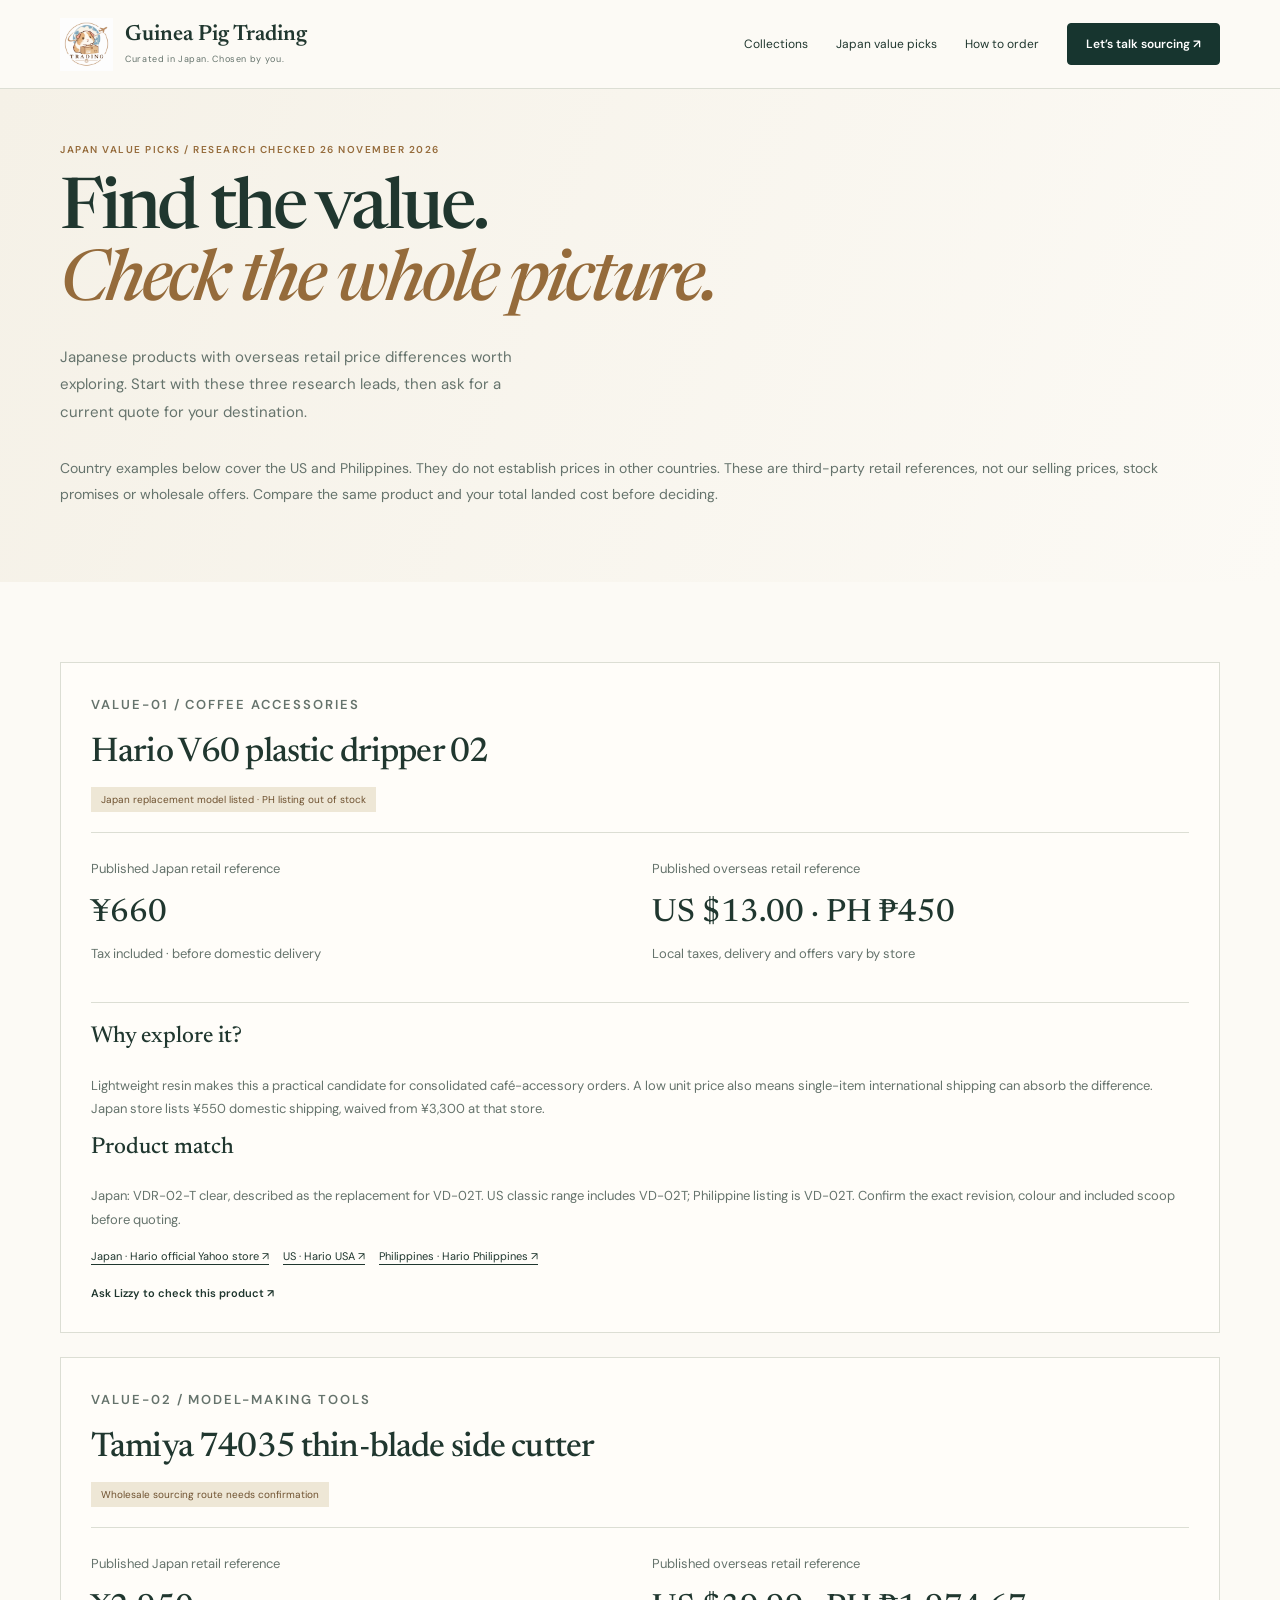
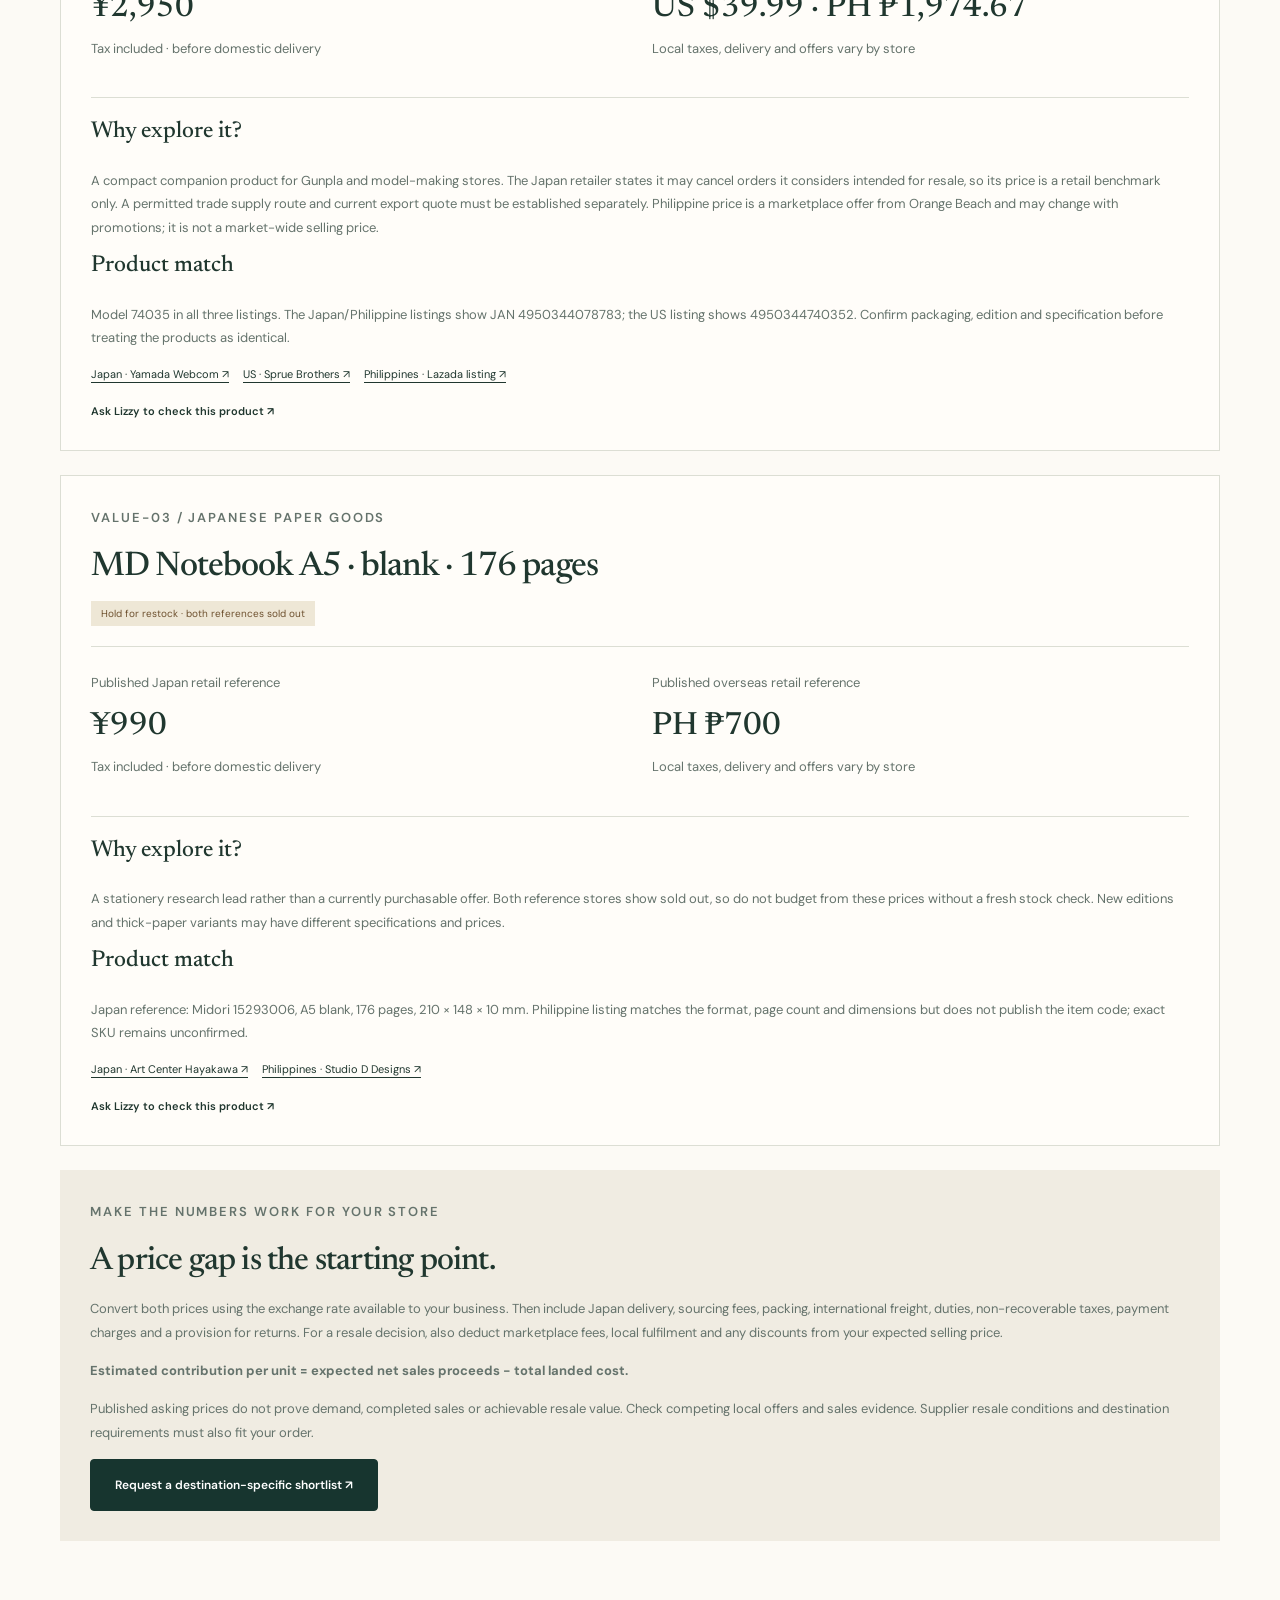
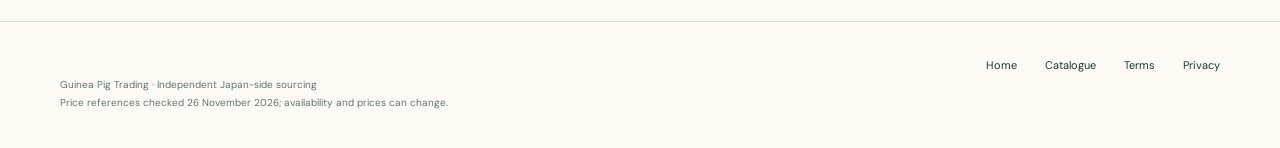
<file: japan-value.html>
<!doctype html>
<html lang="en">
  <head>
    <meta charset="utf-8" />
    <meta name="viewport" content="width=device-width, initial-scale=1" />
    <title>Japan Value Picks | Guinea Pig Trading</title>
    <meta
      name="description"
      content="Japanese coffee accessories, hobby tools and stationery with dated Japan and overseas retail price references."
    />
    <meta name="theme-color" content="#17352f" />
    <link rel="icon" href="assets/guinea-pig-trading-logo.png" />
    <link rel="preconnect" href="https://fonts.googleapis.com" />
    <link rel="preconnect" href="https://fonts.gstatic.com" crossorigin />
    <link
      href="https://fonts.googleapis.com/css2?family=DM+Sans:wght@400;500;600;700&family=Newsreader:opsz,wght@6..72,500;6..72,600&display=swap"
      rel="stylesheet"
    />
    <link rel="stylesheet" href="storefront.css?v=20261126-value" />
  </head>
  <body class="value-page" id="top">
    <header>
      <div class="wrap header-inner">
        <a class="brand" href="index.html"
          ><img src="assets/guinea-pig-trading-logo.png" alt="" /><span
            ><strong>Guinea Pig Trading</strong
            ><small>Curated in Japan. Chosen by you.</small></span
          ></a
        >
        <nav aria-label="Main navigation">
          <a href="index.html#collections">Collections</a
          ><a href="japan-value.html">Japan value picks</a
          ><a href="index.html#how-it-works">How to order</a
          ><a class="button small" href="index.html#contact"
            >Let’s talk sourcing ↗</a
          >
        </nav>
      </div>
    </header>
    <main id="main">
      <section class="hero">
        <div class="wrap">
          <p class="eyebrow">
            Japan value picks / Research checked 26 November 2026
          </p>
          <h1>Find the value.<br /><em>Check the whole picture.</em></h1>
          <p class="lead">
            Japanese products with overseas retail price differences worth
            exploring. Start with these three research leads, then ask for a
            current quote for your destination.
          </p>
          <p class="value-intro">
            Country examples below cover the US and Philippines. They do not
            establish prices in other countries. These are third-party retail
            references, not our selling prices, stock promises or wholesale
            offers. Compare the same product and your total landed cost before
            deciding.
          </p>
        </div>
      </section>
      <section class="section">
        <div class="wrap">
          <article class="reference-card">
            <p class="eyebrow">VALUE-01 / COFFEE ACCESSORIES</p>
            <h2>Hario V60 plastic dripper 02</h2>
            <span class="status-note"
              >Japan replacement model listed · PH listing out of stock</span
            >
            <div class="reference-prices">
              <div>
                <p>Published Japan retail reference</p>
                <strong>¥660</strong>
                <p>Tax included · before domestic delivery</p>
              </div>
              <div>
                <p>Published overseas retail reference</p>
                <strong>US $13.00 · PH ₱450</strong>
                <p>Local taxes, delivery and offers vary by store</p>
              </div>
            </div>
            <h3>Why explore it?</h3>
            <p>
              Lightweight resin makes this a practical candidate for
              consolidated café-accessory orders. A low unit price also means
              single-item international shipping can absorb the difference.
              Japan store lists ¥550 domestic shipping, waived from ¥3,300 at
              that store.
            </p>
            <h3>Product match</h3>
            <p>
              Japan: VDR-02-T clear, described as the replacement for VD-02T. US
              classic range includes VD-02T; Philippine listing is VD-02T.
              Confirm the exact revision, colour and included scoop before
              quoting.
            </p>
            <div class="source-links">
              <a
                href="https://store.shopping.yahoo.co.jp/hariopartscenter/vdr-02-t.html"
                target="_blank"
                rel="noopener noreferrer"
                >Japan · Hario official Yahoo store ↗</a
              ><a
                href="https://www.hario-usa.com/products/v60-plastic-coffee-dripper-02"
                target="_blank"
                rel="noopener noreferrer"
                >US · Hario USA ↗</a
              ><a
                href="https://www.hario.com.ph/product-page/hario-v60-clear-plastic-dripper-size-02"
                target="_blank"
                rel="noopener noreferrer"
                >Philippines · Hario Philippines ↗</a
              >
            </div>
            <a class="text-link" href="index.html?product=VALUE-01#contact"
              >Ask Lizzy to check this product ↗</a
            >
          </article>
          <article class="reference-card">
            <p class="eyebrow">VALUE-02 / MODEL-MAKING TOOLS</p>
            <h2>Tamiya 74035 thin-blade side cutter</h2>
            <span class="status-note"
              >Wholesale sourcing route needs confirmation</span
            >
            <div class="reference-prices">
              <div>
                <p>Published Japan retail reference</p>
                <strong>¥2,950</strong>
                <p>Tax included · before domestic delivery</p>
              </div>
              <div>
                <p>Published overseas retail reference</p>
                <strong>US $39.99 · PH ₱1,974.67</strong>
                <p>Local taxes, delivery and offers vary by store</p>
              </div>
            </div>
            <h3>Why explore it?</h3>
            <p>
              A compact companion product for Gunpla and model-making stores.
              The Japan retailer states it may cancel orders it considers
              intended for resale, so its price is a retail benchmark only. A
              permitted trade supply route and current export quote must be
              established separately. Philippine price is a marketplace offer
              from Orange Beach and may change with promotions; it is not a
              market-wide selling price.
            </p>
            <h3>Product match</h3>
            <p>
              Model 74035 in all three listings. The Japan/Philippine listings
              show JAN 4950344078783; the US listing shows 4950344740352.
              Confirm packaging, edition and specification before treating the
              products as identical.
            </p>
            <div class="source-links">
              <a
                href="https://www.yamada-denkiweb.com/6887199011/"
                target="_blank"
                rel="noopener noreferrer"
                >Japan · Yamada Webcom ↗</a
              ><a
                href="https://spruebrothers.com/tam74035-tamiya-sharp-pointed-side-cutter-for-plastic-74035/"
                target="_blank"
                rel="noopener noreferrer"
                >US · Sprue Brothers ↗</a
              ><a
                href="https://www.lazada.com.ph/products/pdp-i15643978866.html"
                target="_blank"
                rel="noopener noreferrer"
                >Philippines · Lazada listing ↗</a
              >
            </div>
            <a class="text-link" href="index.html?product=VALUE-02#contact"
              >Ask Lizzy to check this product ↗</a
            >
          </article>
          <article class="reference-card">
            <p class="eyebrow">VALUE-03 / JAPANESE PAPER GOODS</p>
            <h2>MD Notebook A5 · blank · 176 pages</h2>
            <span class="status-note"
              >Hold for restock · both references sold out</span
            >
            <div class="reference-prices">
              <div>
                <p>Published Japan retail reference</p>
                <strong>¥990</strong>
                <p>Tax included · before domestic delivery</p>
              </div>
              <div>
                <p>Published overseas retail reference</p>
                <strong>PH ₱700</strong>
                <p>Local taxes, delivery and offers vary by store</p>
              </div>
            </div>
            <h3>Why explore it?</h3>
            <p>
              A stationery research lead rather than a currently purchasable
              offer. Both reference stores show sold out, so do not budget from
              these prices without a fresh stock check. New editions and
              thick-paper variants may have different specifications and prices.
            </p>
            <h3>Product match</h3>
            <p>
              Japan reference: Midori 15293006, A5 blank, 176 pages, 210 × 148 ×
              10 mm. Philippine listing matches the format, page count and
              dimensions but does not publish the item code; exact SKU remains
              unconfirmed.
            </p>
            <div class="source-links">
              <a
                href="https://www.art-hayakawa.com/shopdetail/000000003409/"
                target="_blank"
                rel="noopener noreferrer"
                >Japan · Art Center Hayakawa ↗</a
              ><a
                href="https://studioddesignsph.com/products/midori-notebook-blank-a5"
                target="_blank"
                rel="noopener noreferrer"
                >Philippines · Studio D Designs ↗</a
              >
            </div>
            <a class="text-link" href="index.html?product=VALUE-03#contact"
              >Ask Lizzy to check this product ↗</a
            >
          </article>
          <div class="value-method">
            <p class="eyebrow">Make the numbers work for your store</p>
            <h2>A price gap is the starting point.</h2>
            <p>
              Convert both prices using the exchange rate available to your
              business. Then include Japan delivery, sourcing fees, packing,
              international freight, duties, non-recoverable taxes, payment
              charges and a provision for returns. For a resale decision, also
              deduct marketplace fees, local fulfilment and any discounts from
              your expected selling price.
            </p>
            <p>
              <strong
                >Estimated contribution per unit = expected net sales proceeds −
                total landed cost.</strong
              >
            </p>
            <p>
              Published asking prices do not prove demand, completed sales or
              achievable resale value. Check competing local offers and sales
              evidence. Supplier resale conditions and destination requirements
              must also fit your order.
            </p>
            <a class="button" href="index.html#contact"
              >Request a destination-specific shortlist ↗</a
            >
          </div>
        </div>
      </section>
    </main>
    <footer>
      <div class="wrap footer-inner">
        <p>
          Guinea Pig Trading · Independent Japan-side sourcing<br />Price
          references checked 26 November 2026; availability and prices can
          change.
        </p>
        <nav aria-label="Footer">
          <a href="index.html">Home</a><a href="products.html">Catalogue</a
          ><a href="terms.html">Terms</a><a href="privacy.html">Privacy</a>
        </nav>
      </div>
    </footer>
  </body>
</html>
</file>
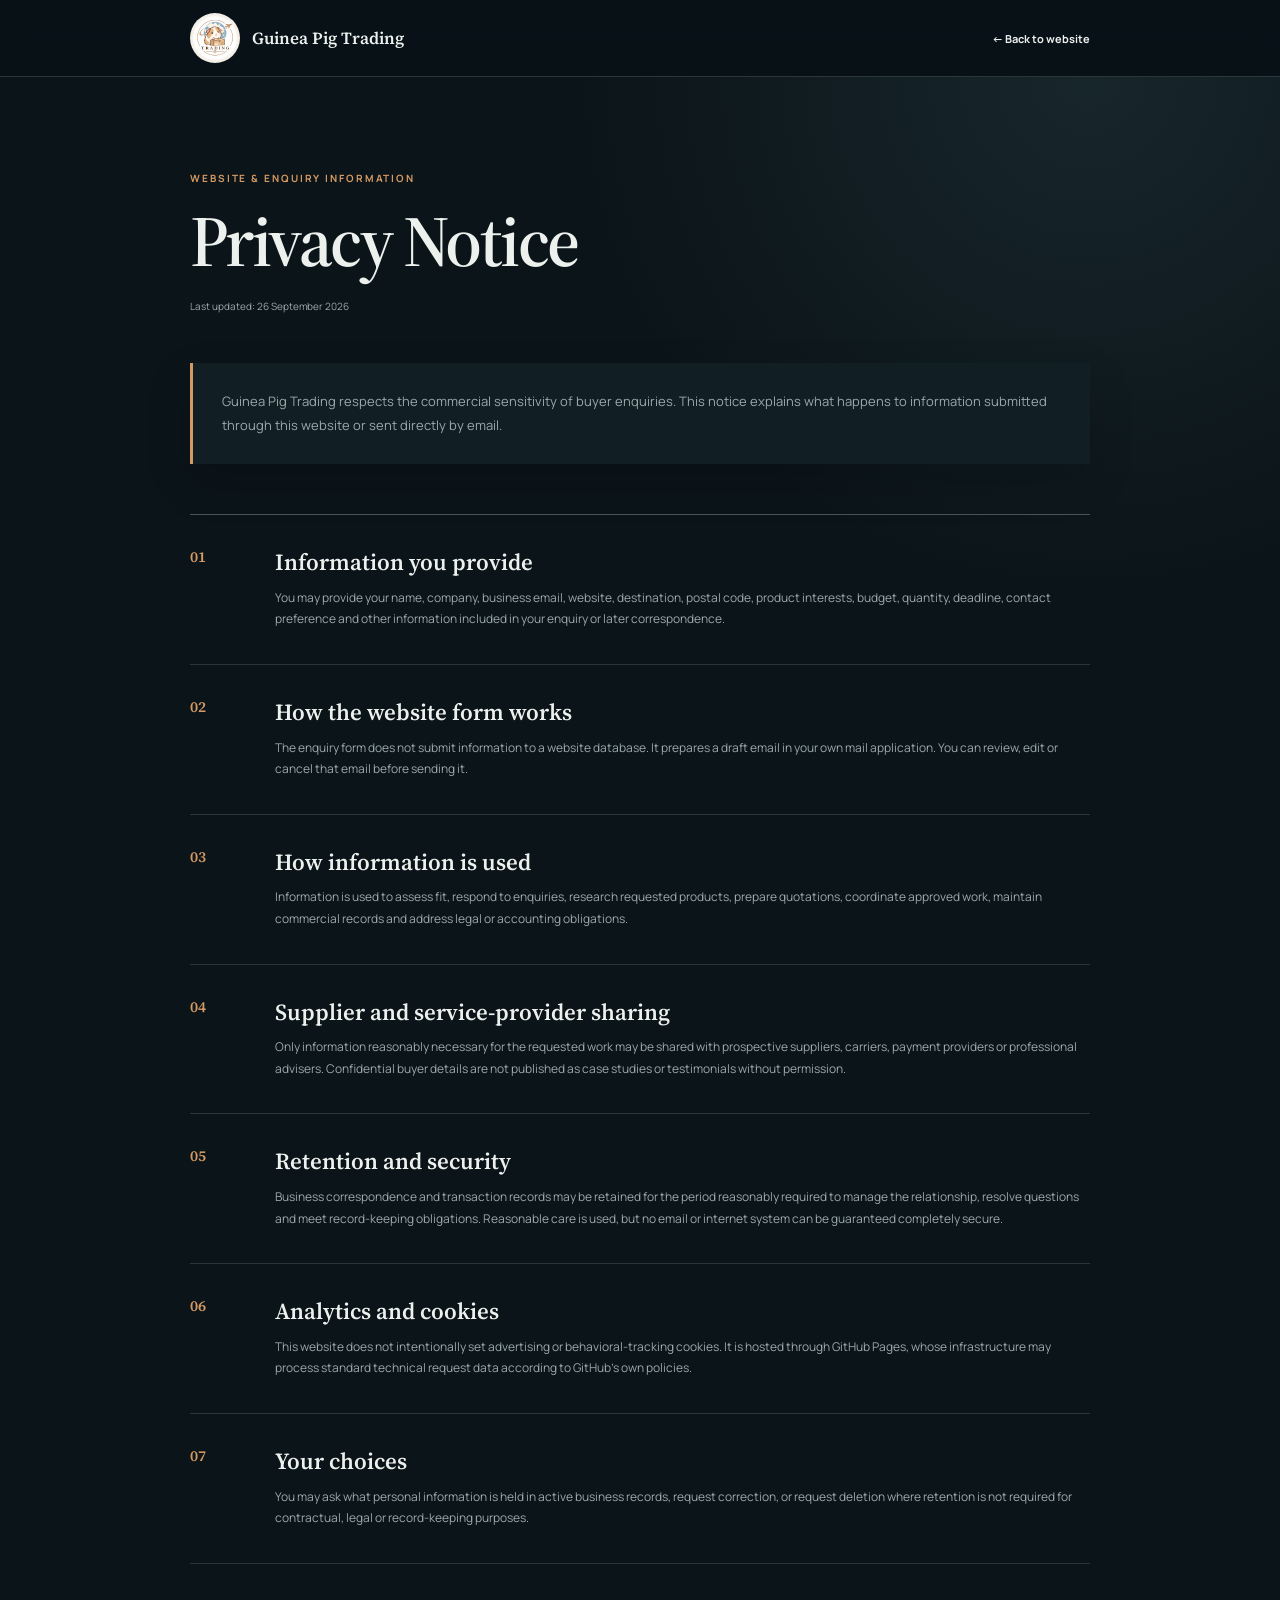
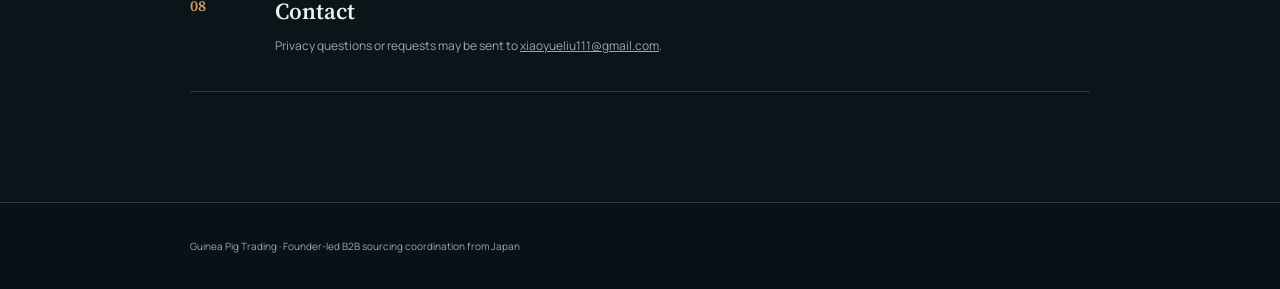
<file: privacy.html>
<!doctype html>
<html lang="en">
<head>
  <meta charset="utf-8"><meta name="viewport" content="width=device-width,initial-scale=1">
  <title>Privacy Notice | Guinea Pig Trading</title>
  <meta name="description" content="Privacy notice for Guinea Pig Trading and Guinea Pig Japan Sourcing enquiries."><meta name="theme-color" content="#091217">
  <link rel="icon" type="image/png" href="assets/guinea-pig-trading-logo.png">
  <link rel="preconnect" href="https://fonts.googleapis.com"><link rel="preconnect" href="https://fonts.gstatic.com" crossorigin>
  <link href="https://fonts.googleapis.com/css2?family=Manrope:wght@400;500;600;700&family=Source+Serif+4:opsz,wght@8..60,500;8..60,600&display=swap" rel="stylesheet">
  <style>
    :root{color-scheme:dark;--navy:#43545b;--paper:#0b1419;--white:#111e24;--ink:#edf1ee;--muted:#9ba9ad;--bronze:#d59a63;--line:#29373c;--sans:"Manrope",Arial,sans-serif;--serif:"Source Serif 4",Georgia,serif}*{box-sizing:border-box}body{margin:0;background:var(--paper);color:var(--ink);font-family:var(--sans);-webkit-font-smoothing:antialiased}a{color:inherit}.wrap{width:min(900px,calc(100% - 40px));margin:auto}.nav{position:sticky;top:0;z-index:5;border-bottom:1px solid var(--line);background:rgba(8,18,23,.92);backdrop-filter:blur(16px)}.nav .wrap{height:76px;display:flex;align-items:center;justify-content:space-between}.brand{display:flex;align-items:center;gap:12px;text-decoration:none}.brand img{width:50px;height:50px;padding:3px;border-radius:50%;object-fit:contain;background:#f5f0e7}.brand strong{font:600 17px/1 var(--serif)}.back{font-size:11px;font-weight:700;text-decoration:none}.back:hover{color:var(--bronze)}main{padding:92px 0 110px;background:radial-gradient(circle at 85% 0,rgba(100,149,154,.14),transparent 25%)}.kicker{margin:0 0 17px;color:var(--bronze);font-size:10px;font-weight:700;letter-spacing:.19em;text-transform:uppercase}h1{max-width:720px;margin:0;font:600 clamp(45px,7vw,72px)/1.02 var(--serif);letter-spacing:-.035em}.updated{margin:20px 0 48px;color:var(--muted);font-size:10px}.intro{padding:27px 29px;border-left:3px solid var(--bronze);background:var(--white);color:var(--muted);font-size:13px;line-height:1.8;box-shadow:0 18px 45px rgba(0,0,0,.16)}.terms{margin-top:50px;border-top:1px solid var(--navy)}article{display:grid;grid-template-columns:60px 1fr;gap:25px;padding:34px 0;border-bottom:1px solid var(--line)}article>span{color:var(--bronze);font:600 15px/1 var(--serif)}h2{margin:0 0 10px;font:600 23px/1.2 var(--serif)}p,li{color:var(--muted);font-size:12px;line-height:1.8}p{margin:0}ul{margin:10px 0 0;padding-left:19px}footer{padding:36px 0;border-top:1px solid var(--line);background:#071116;color:var(--muted);font-size:10px}@media(max-width:600px){.nav .wrap{height:70px}.brand img{width:45px;height:45px}main{padding-top:62px}article{grid-template-columns:1fr;gap:10px}}
  </style>
</head>
<body>
  <header class="nav"><div class="wrap"><a class="brand" href="index.html"><img src="assets/guinea-pig-trading-logo.png" alt=""><strong>Guinea Pig Trading</strong></a><a class="back" href="index.html">← Back to website</a></div></header>
  <main><div class="wrap"><p class="kicker">Website & enquiry information</p><h1>Privacy Notice</h1><p class="updated">Last updated: 26 September 2026</p><p class="intro">Guinea Pig Trading respects the commercial sensitivity of buyer enquiries. This notice explains what happens to information submitted through this website or sent directly by email.</p>
    <div class="terms">
      <article><span>01</span><div><h2>Information you provide</h2><p>You may provide your name, company, business email, website, destination, postal code, product interests, budget, quantity, deadline, contact preference and other information included in your enquiry or later correspondence.</p></div></article>
      <article><span>02</span><div><h2>How the website form works</h2><p>The enquiry form does not submit information to a website database. It prepares a draft email in your own mail application. You can review, edit or cancel that email before sending it.</p></div></article>
      <article><span>03</span><div><h2>How information is used</h2><p>Information is used to assess fit, respond to enquiries, research requested products, prepare quotations, coordinate approved work, maintain commercial records and address legal or accounting obligations.</p></div></article>
      <article><span>04</span><div><h2>Supplier and service-provider sharing</h2><p>Only information reasonably necessary for the requested work may be shared with prospective suppliers, carriers, payment providers or professional advisers. Confidential buyer details are not published as case studies or testimonials without permission.</p></div></article>
      <article><span>05</span><div><h2>Retention and security</h2><p>Business correspondence and transaction records may be retained for the period reasonably required to manage the relationship, resolve questions and meet record-keeping obligations. Reasonable care is used, but no email or internet system can be guaranteed completely secure.</p></div></article>
      <article><span>06</span><div><h2>Analytics and cookies</h2><p>This website does not intentionally set advertising or behavioral-tracking cookies. It is hosted through GitHub Pages, whose infrastructure may process standard technical request data according to GitHub’s own policies.</p></div></article>
      <article><span>07</span><div><h2>Your choices</h2><p>You may ask what personal information is held in active business records, request correction, or request deletion where retention is not required for contractual, legal or record-keeping purposes.</p></div></article>
      <article><span>08</span><div><h2>Contact</h2><p>Privacy questions or requests may be sent to <a href="mailto:xiaoyueliu111@gmail.com">xiaoyueliu111@gmail.com</a>.</p></div></article>
    </div>
  </div></main>
  <footer><div class="wrap">Guinea Pig Trading · Founder-led B2B sourcing coordination from Japan</div></footer>
</body></html>
</file>
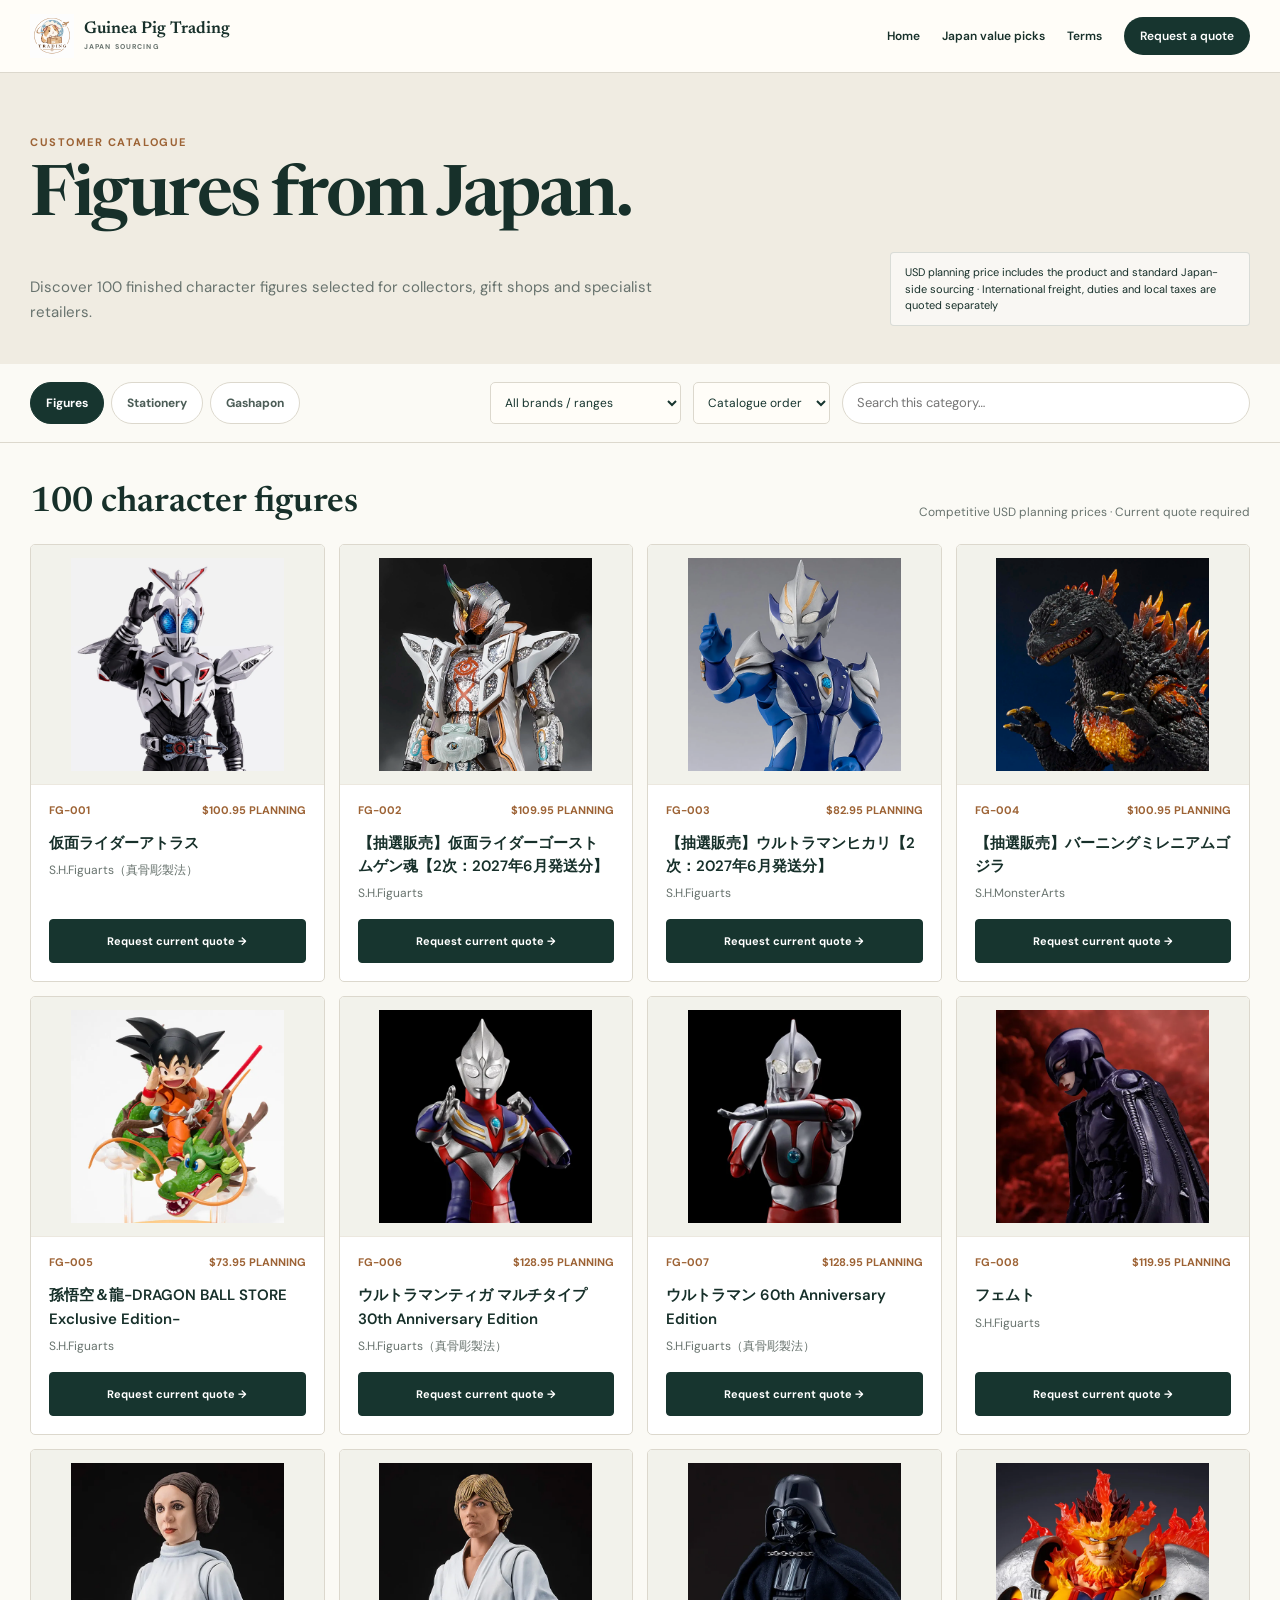
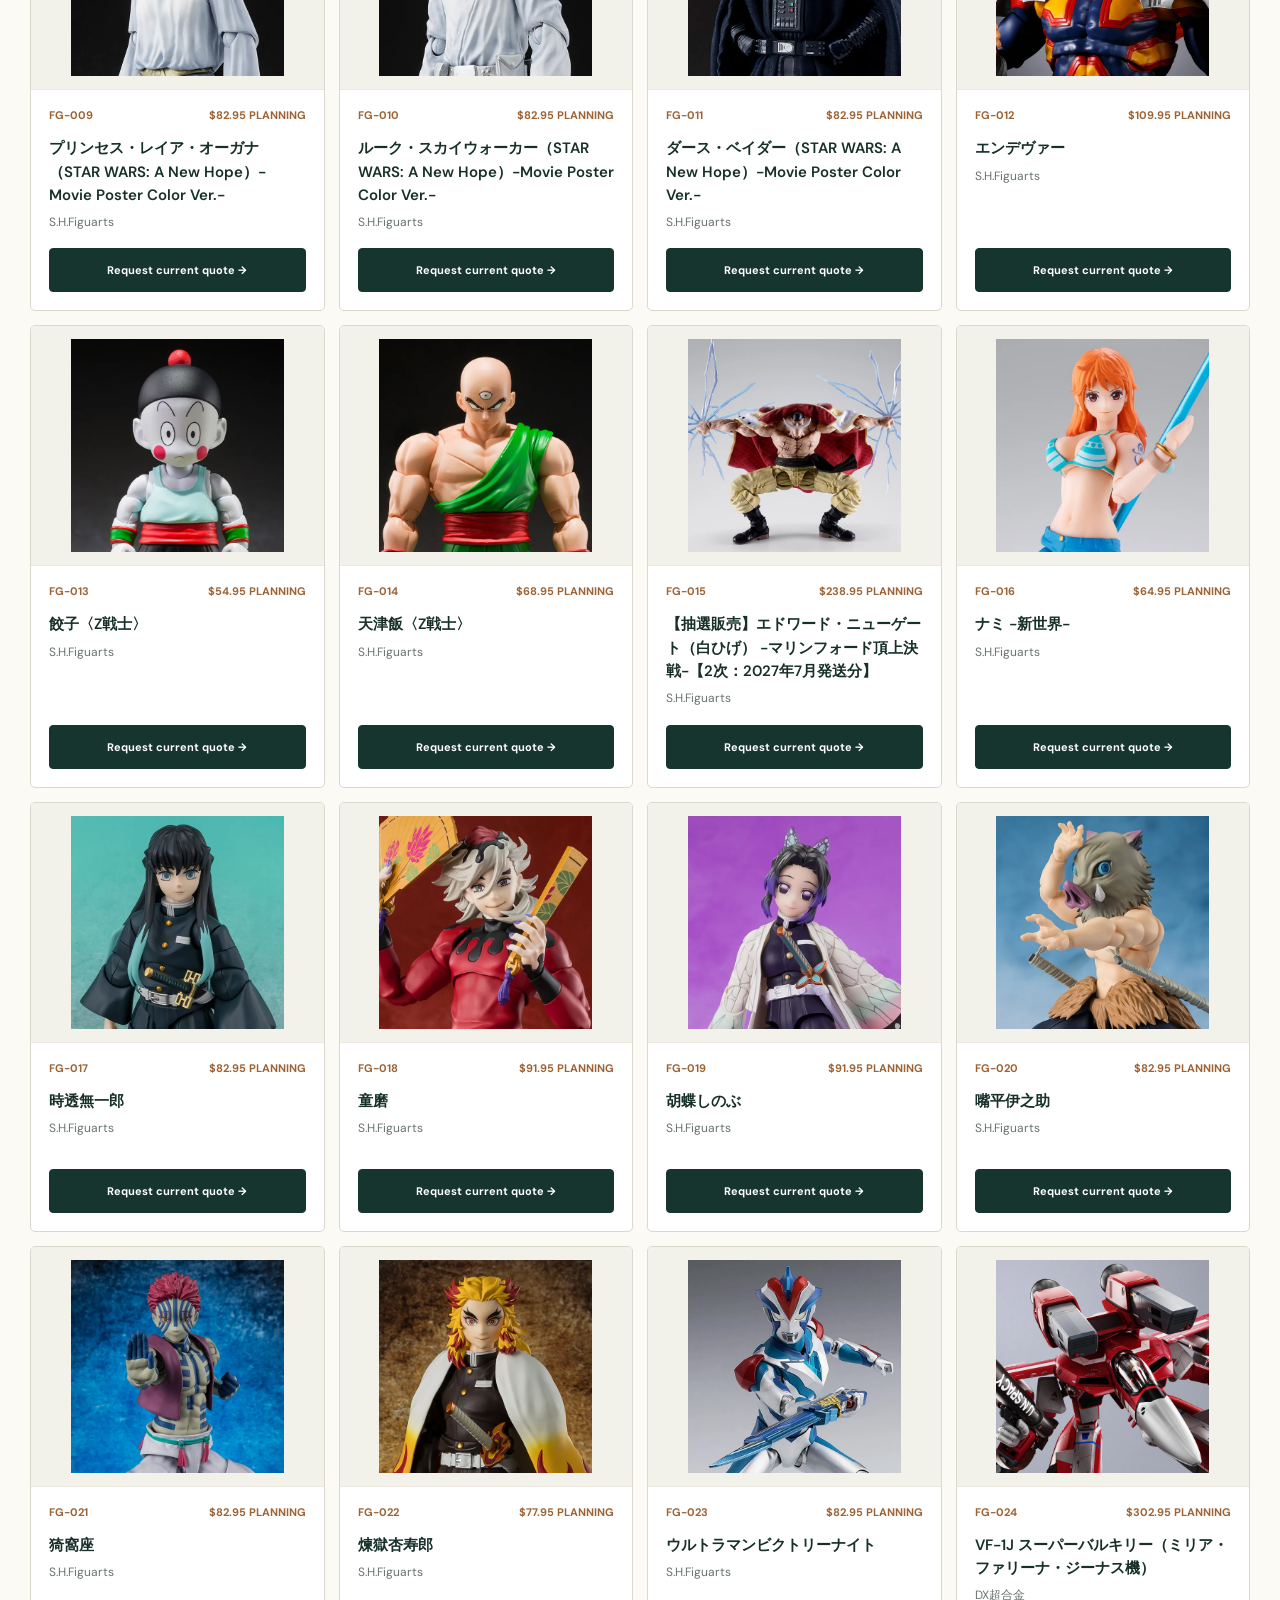
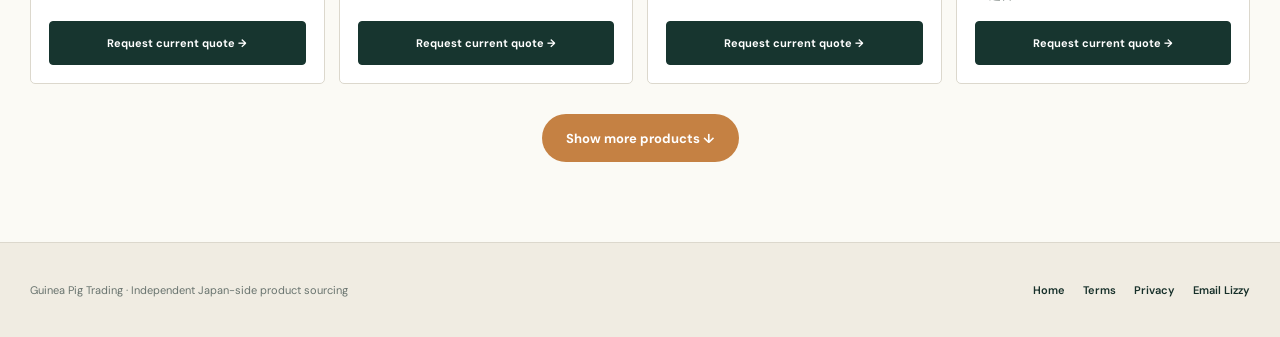
<file: products.html>
<!doctype html>
<html lang="en">
  <head>
    <meta charset="utf-8" />
    <meta name="viewport" content="width=device-width, initial-scale=1" />
    <title>Product Catalogue | Guinea Pig Trading</title>
    <meta
      name="description"
      content="Browse 300 Japan-sourced figures, stationery products and capsule toys with competitive USD planning prices."
    />
    <link rel="icon" href="assets/guinea-pig-trading-logo.png" />
    <link rel="preconnect" href="https://fonts.googleapis.com" />
    <link rel="preconnect" href="https://fonts.gstatic.com" crossorigin />
    <link
      href="https://fonts.googleapis.com/css2?family=DM+Sans:wght@400;500;600;700&amp;family=Newsreader:opsz,wght@6..72,500;6..72,600&amp;display=swap"
      rel="stylesheet"
    />
    <style>
      :root {
        --forest: #17352f;
        --cream: #f7f3e9;
        --paper: #fffdf8;
        --gold: #c58143;
        --muted: #68736e;
        --line: #dcd8cd;
        --serif: "Newsreader", Georgia, serif;
        --sans: "DM Sans", Arial, sans-serif;
      }
      * {
        box-sizing: border-box;
      }
      html {
        scroll-behavior: smooth;
      }
      body {
        margin: 0;
        background: #fbfaf5;
        color: #17302a;
        font-family: var(--sans);
        -webkit-font-smoothing: antialiased;
      }
      a {
        color: inherit;
        text-decoration: none;
      }
      button,
      input {
        font: inherit;
      }
      .wrap {
        width: min(1220px, calc(100% - 40px));
        margin: auto;
      }
      .header {
        position: sticky;
        z-index: 20;
        top: 0;
        border-bottom: 1px solid var(--line);
        background: rgba(255, 253, 248, 0.94);
        backdrop-filter: blur(14px);
      }
      .header-inner {
        height: 72px;
        display: flex;
        align-items: center;
        justify-content: space-between;
        gap: 22px;
      }
      .brand {
        display: flex;
        align-items: center;
        gap: 10px;
      }
      .brand img {
        width: 44px;
        height: 44px;
        object-fit: contain;
      }
      .brand strong {
        display: block;
        font: 600 17px/1 var(--serif);
      }
      .brand span {
        display: block;
        margin-top: 4px;
        color: var(--muted);
        font-size: 7px;
        font-weight: 700;
        letter-spacing: 0.16em;
        text-transform: uppercase;
      }
      .nav {
        display: flex;
        align-items: center;
        gap: 22px;
        font-size: 10px;
        font-weight: 600;
      }
      .nav a:last-child {
        padding: 11px 16px;
        border-radius: 999px;
        background: var(--forest);
        color: #fff;
      }
      .hero {
        padding: 62px 0 38px;
        background: linear-gradient(135deg, #f7f3e9, #eef3ed);
      }
      .crumb {
        margin: 0 0 15px;
        color: #9d6335;
        font-size: 9px;
        font-weight: 700;
        letter-spacing: 0.14em;
        text-transform: uppercase;
      }
      .hero h1 {
        margin: 0;
        font: 600 clamp(44px, 6vw, 70px)/1 var(--serif);
        letter-spacing: -0.035em;
      }
      .hero-copy {
        display: flex;
        align-items: end;
        justify-content: space-between;
        gap: 30px;
        margin-top: 18px;
      }
      .hero-copy p {
        max-width: 680px;
        margin: 0;
        color: var(--muted);
        font-size: 13px;
        line-height: 1.7;
      }
      .source-note {
        max-width: 360px;
        padding: 11px 14px;
        border: 1px solid rgba(23, 53, 47, 0.14);
        border-radius: 12px;
        background: rgba(255, 255, 255, 0.6);
        font-size: 9px;
        line-height: 1.5;
      }
      .controls {
        position: sticky;
        z-index: 15;
        top: 72px;
        padding: 18px 0;
        border-bottom: 1px solid var(--line);
        background: rgba(251, 250, 245, 0.96);
        backdrop-filter: blur(12px);
      }
      .controls-inner {
        display: flex;
        align-items: center;
        justify-content: space-between;
        gap: 18px;
      }
      .tabs {
        display: flex;
        gap: 7px;
        overflow: auto;
      }
      .tab {
        white-space: nowrap;
        padding: 10px 15px;
        border: 1px solid var(--line);
        border-radius: 999px;
        background: #fff;
        color: #4c5d57;
        font-size: 9px;
        font-weight: 700;
        cursor: pointer;
      }
      .tab.active {
        border-color: var(--forest);
        background: var(--forest);
        color: #fff;
      }
      .search {
        width: min(290px, 100%);
        padding: 10px 14px;
        border: 1px solid var(--line);
        border-radius: 999px;
        background: #fff;
        color: var(--forest);
        font-size: 10px;
      }
      .catalogue {
        padding: 42px 0 80px;
      }
      .catalogue-head {
        display: flex;
        align-items: end;
        justify-content: space-between;
        gap: 24px;
        margin-bottom: 24px;
      }
      .catalogue-head h2 {
        margin: 0;
        font: 600 35px/1 var(--serif);
      }
      .catalogue-head p {
        margin: 0;
        color: var(--muted);
        font-size: 10px;
      }
      .grid {
        display: grid;
        grid-template-columns: repeat(4, 1fr);
        gap: 14px;
      }
      .card {
        display: flex;
        min-height: 430px;
        flex-direction: column;
        overflow: hidden;
        border: 1px solid var(--line);
        border-radius: 15px;
        background: #fff;
        box-shadow: 0 10px 30px rgba(23, 53, 47, 0.06);
      }
      .photo {
        height: 210px;
        padding: 13px;
        border-bottom: 1px solid #ece8df;
        background: linear-gradient(145deg, #fff, #f0f2ed);
      }
      .photo img {
        width: 100%;
        height: 100%;
        display: block;
        object-fit: contain;
      }
      .body {
        display: flex;
        flex: 1;
        flex-direction: column;
        padding: 18px;
      }
      .meta {
        display: flex;
        justify-content: space-between;
        gap: 12px;
        color: #9d6335;
        font-size: 8px;
        font-weight: 700;
        letter-spacing: 0.08em;
        text-transform: uppercase;
      }
      .card h3 {
        margin: 15px 0 7px;
        font: 600 19px/1.2 var(--serif);
      }
      .brand-name {
        margin: 0;
        color: var(--muted);
        font-size: 9px;
        line-height: 1.45;
      }
      .actions {
        display: grid;
        grid-template-columns: 1fr 1fr;
        gap: 7px;
        margin-top: auto;
        padding-top: 17px;
      }
      .actions a {
        display: flex;
        min-height: 39px;
        align-items: center;
        justify-content: center;
        padding: 0 10px;
        border: 1px solid var(--line);
        border-radius: 999px;
        font-size: 8px;
        font-weight: 700;
        text-align: center;
      }
      .actions a:last-child {
        border-color: var(--forest);
        background: var(--forest);
        color: #fff;
      }
      .more {
        display: block;
        min-height: 48px;
        margin: 30px auto 0;
        padding: 0 24px;
        border: 0;
        border-radius: 999px;
        background: var(--gold);
        color: #fff;
        font-size: 10px;
        font-weight: 700;
        cursor: pointer;
      }
      .empty {
        padding: 60px 0;
        color: var(--muted);
        text-align: center;
      }
      .footer {
        padding: 40px 0;
        border-top: 1px solid var(--line);
        background: #f4f0e7;
      }
      .footer-inner {
        display: flex;
        align-items: center;
        justify-content: space-between;
        gap: 25px;
      }
      .footer p {
        margin: 0;
        color: var(--muted);
        font-size: 9px;
      }
      .footer-links {
        display: flex;
        gap: 18px;
        font-size: 9px;
        font-weight: 600;
      }
      @media (max-width: 980px) {
        .grid {
          grid-template-columns: repeat(3, 1fr);
        }
      }
      @media (max-width: 760px) {
        .nav a:not(:last-child) {
          display: none;
        }
        .hero {
          padding: 45px 0 30px;
        }
        .hero-copy,
        .controls-inner,
        .catalogue-head {
          align-items: flex-start;
          flex-direction: column;
        }
        .source-note {
          max-width: none;
        }
        .controls {
          position: relative;
          top: auto;
        }
        .search {
          width: 100%;
          max-width: none;
        }
        .grid {
          grid-template-columns: repeat(2, 1fr);
        }
        .footer-inner {
          align-items: flex-start;
          flex-direction: column;
        }
      }
      @media (max-width: 520px) {
        .wrap {
          width: min(100% - 26px, 1220px);
        }
        .header-inner {
          height: 66px;
        }
        .brand span {
          display: none;
        }
        .hero h1 {
          font-size: 43px;
        }
        .grid {
          grid-template-columns: 1fr;
        }
        .card {
          min-height: 420px;
        }
        .photo {
          height: 230px;
        }
        .tabs {
          width: 100%;
        }
        .tab {
          flex: 1;
        }
        .actions a {
          font-size: 9px;
        }
      }
    </style>
    <style>
      .actions {
        grid-template-columns: 1fr;
      }
      .actions a {
        border-color: var(--forest);
        background: var(--forest);
        color: #fff;
      }
    </style>
    <style>
      [hidden] {
        display: none !important;
      }
      .sr-only {
        position: absolute;
        width: 1px;
        height: 1px;
        overflow: hidden;
        clip-path: inset(50%);
      }
      :focus-visible {
        outline: 3px solid #ac763f;
        outline-offset: 4px;
      }
      .controls-inner {
        flex-wrap: wrap;
        gap: 12px;
      }
      .tabs {
        flex: 1 1 auto;
      }
      .tab {
        font-size: 12px;
        min-height: 42px;
      }
      .search {
        font-size: 13px;
        min-height: 42px;
        flex: 1 1 230px;
        width: auto;
      }
      select {
        font:
          12px "DM Sans",
          Arial,
          sans-serif;
        color: #17352f;
        background: #fffdf8;
        border: 1px solid #dcd8cd;
        border-radius: 5px;
        padding: 10px;
        max-width: 100%;
        min-height: 42px;
      }
      .hero-copy p {
        font-size: 15px;
      }
      .source-note {
        font-size: 11px;
      }
      .crumb {
        font-size: 11px;
      }
      .nav {
        font-size: 12px;
      }
      .meta {
        font-size: 11px;
        letter-spacing: 0;
      }
      .brand-name {
        font-size: 12px;
      }
      .actions a {
        font-size: 11px;
        min-height: 44px;
      }
      .catalogue-head p {
        font-size: 12px;
      }
      .more {
        font-size: 13px;
      }
      .footer p,
      .footer-links {
        font-size: 11px;
      }
      .card {
        border-radius: 5px;
        box-shadow: none;
        transition:
          border-color 0.2s,
          transform 0.2s;
      }
      .card:hover {
        border-color: #81937b;
        transform: translateY(-3px);
      }
      .photo {
        height: 240px;
        background: #f2f2eb;
      }
      .card h3 {
        font-family: "DM Sans", Arial, sans-serif;
        font-size: 15px;
        line-height: 1.55;
        overflow-wrap: anywhere;
      }
      .body {
        padding: 18px;
      }
      .actions a {
        border-radius: 4px;
      }
      .controls {
        position: relative;
        top: auto;
      }
      .header-inner {
        min-height: 72px;
        height: auto;
        padding: 12px 0;
      }
      .hero {
        background: #f0ece2;
      }
      .footer {
        background: #f0ece2;
      }
      .source-note {
        border-radius: 4px;
      }
      .empty {
        font-size: 15px;
      }
      @media (max-width: 760px) {
        .controls-inner {
          flex-direction: row;
        }
        .tabs {
          width: 100%;
        }
        .search {
          flex-basis: 100%;
          width: 100%;
        }
        .catalogue-head {
          gap: 12px;
        }
        .hero-copy p {
          font-size: 14px;
        }
        select {
          flex: 1;
          min-width: 0;
        }
        .grid {
          gap: 16px;
        }
        .nav a:last-child {
          font-size: 11px;
        }
        .photo {
          height: 230px;
        }
      }
      @media (prefers-reduced-motion: reduce) {
        html {
          scroll-behavior: auto;
        }
        .card {
          transition: none;
        }
      }
    </style>
  </head>
  <body>
    <header class="header">
      <div class="wrap header-inner">
        <a class="brand" href="index.html"
          ><img src="assets/guinea-pig-trading-logo.png" alt="" />
          <div>
            <strong>Guinea Pig Trading</strong><span>Japan Sourcing</span>
          </div></a
        >
        <nav class="nav">
          <a href="index.html">Home</a
          ><a href="japan-value.html">Japan value picks</a
          ><a href="terms.html">Terms</a
          ><a href="mailto:xiaoyueliu111@gmail.com">Request a quote</a>
        </nav>
      </div>
    </header>
    <main>
      <section class="hero">
        <div class="wrap">
          <p class="crumb">Customer catalogue</p>
          <h1 id="page-title">Figures from Japan.</h1>
          <div class="hero-copy">
            <p id="page-copy">
              Browse a focused selection with competitive USD planning prices.
              Availability, quantity and final cost are confirmed in a current
              written quote.
            </p>
            <div class="source-note">
              USD planning price includes the product and standard Japan-side
              sourcing · International freight, duties and local taxes are
              quoted separately
            </div>
          </div>
        </div>
      </section>
      <div class="controls">
        <div class="wrap controls-inner">
          <div class="tabs" role="group" aria-label="Product categories">
            <button class="tab" data-category="figures">Figures</button
            ><button class="tab" data-category="stationery">Stationery</button
            ><button class="tab" data-category="gashapon">Gashapon</button>
          </div>
          <label class="sr-only" for="brand-filter"
            >Filter by brand or range</label
          ><select id="brand-filter" aria-label="Filter by brand or range">
            <option value="">All brands / ranges</option></select
          ><label class="sr-only" for="sort">Sort products</label
          ><select id="sort" aria-label="Sort products">
            <option value="featured">Catalogue order</option>
            <option value="low">Price: low to high</option>
            <option value="high">Price: high to low</option>
            <option value="name">Name: A–Z</option></select
          ><input
            class="search"
            id="search"
            type="search"
            placeholder="Search this category…"
            aria-label="Search products"
          />
        </div>
      </div>
      <section class="catalogue">
        <div class="wrap">
          <div class="catalogue-head">
            <h2 id="catalogue-title" role="status">100 products</h2>
            <p>Competitive USD planning prices · Current quote required</p>
          </div>
          <div class="grid" id="grid" aria-live="polite"></div>
          <button class="more" id="more" type="button">
            Show more products ↓
          </button>
          <p class="empty" id="empty" hidden>No products match that search.</p>
        </div>
      </section>
    </main>
    <footer class="footer">
      <div class="wrap footer-inner">
        <p>Guinea Pig Trading · Independent Japan-side product sourcing</p>
        <div class="footer-links">
          <a href="index.html">Home</a><a href="terms.html">Terms</a
          ><a href="privacy.html">Privacy</a
          ><a href="mailto:xiaoyueliu111@gmail.com">Email Lizzy</a>
        </div>
      </div>
    </footer>
    <script>
      const labels = {
        figures: {
          title: "Figures from Japan.",
          copy: "Discover 100 finished character figures selected for collectors, gift shops and specialist retailers.",
          prefix: "Character figures",
        },
        stationery: {
          title: "Japanese stationery.",
          copy: "Browse 100 Japanese notebooks, planners and accessories chosen for practical retail appeal.",
          prefix: "Stationery",
        },
        gashapon: {
          title: "Gashapon discoveries.",
          copy: "Browse 100 capsule-toy releases, from character goods to playful miniatures and easy add-on items.",
          prefix: "Capsule toys",
        },
      };
      let data = {},
        category = "figures",
        visible = 24,
        query = "",
        brand = "",
        sort = "featured";
      const brandFilter = document.getElementById("brand-filter"),
        sortControl = document.getElementById("sort");
      function updateBrands() {
        brandFilter.replaceChildren(
          new Option("All brands / ranges", ""),
          ...Array.from(
            new Set((data[category] || []).map((item) => item.brand)),
          )
            .sort()
            .map((name) => new Option(name, name)),
        );
        brand = "";
      }
      brandFilter.addEventListener("change", () => {
        brand = brandFilter.value;
        visible = 24;
        render();
      });
      sortControl.addEventListener("change", () => {
        sort = sortControl.value;
        visible = 24;
        render();
      });
      const grid = document.getElementById("grid"),
        more = document.getElementById("more"),
        empty = document.getElementById("empty"),
        search = document.getElementById("search");
      const card = (item) =>
        `<article class="card"><div class="photo"><img src="${item.image}" alt="${item.name.replaceAll("&", "&amp;").replaceAll('"', "&quot;")}" loading="lazy"></div><div class="body"><div class="meta"><span>${item.id}</span><span>${item.price}${item.price.startsWith("$") ? " planning" : ""}</span></div><h3>${item.name}</h3><p class="brand-name">${item.brand}</p><div class="actions"><a href="mailto:xiaoyueliu111@gmail.com?subject=${encodeURIComponent("Quote request — " + item.id)}&body=${encodeURIComponent("Hello Lizzy,\n\nPlease quote " + item.id + " — " + item.name + ".\n\nQuantity:\nDelivery country:\n")}">Request current quote →</a></div></div></article>`;
      function render() {
        const list = (data[category] || []).filter(
          (item) =>
            (item.name + " " + item.brand + " " + item.id)
              .toLowerCase()
              .includes(query) &&
            (!brand || item.brand === brand),
        );
        if (sort !== "featured")
          list.sort((a, b) =>
            sort === "name"
              ? a.name.localeCompare(b.name)
              : ((parseFloat(a.price.replace(/[^0-9.]/g, "")) || 0) -
                  (parseFloat(b.price.replace(/[^0-9.]/g, "")) || 0)) *
                (sort === "high" ? -1 : 1),
          );
        const shown = list.slice(0, visible);
        grid.innerHTML = shown.map(card).join("");
        document.getElementById("page-title").textContent =
          labels[category].title;
        document.getElementById("page-copy").textContent =
          labels[category].copy;
        document.getElementById("catalogue-title").textContent =
          `${list.length} ${labels[category].prefix.toLowerCase()}`;
        document.title = `${labels[category].title} | Guinea Pig Trading`;
        document
          .querySelectorAll(".tab")
          .forEach(
            (button) => (
              button.classList.toggle(
                "active",
                button.dataset.category === category,
              ),
              button.setAttribute(
                "aria-pressed",
                button.dataset.category === category,
              )
            ),
          );
        more.hidden = shown.length >= list.length;
        empty.hidden = list.length > 0;
        history.replaceState(null, "", `?category=${category}`);
      }
      document.querySelectorAll(".tab").forEach((button) =>
        button.addEventListener("click", () => {
          category = button.dataset.category;
          visible = 24;
          query = "";
          search.value = "";
          updateBrands();
          render();
          scrollTo({ top: 0, behavior: "smooth" });
        }),
      );
      search.addEventListener("input", () => {
        query = search.value.trim().toLowerCase();
        visible = 24;
        render();
      });
      more.addEventListener("click", () => {
        visible += 24;
        render();
      });
      fetch("assets/catalog/data/catalog.json")
        .then((response) => response.json())
        .then((json) => {
          data = json;
          const requested = new URLSearchParams(location.search).get(
            "category",
          );
          if (labels[requested]) category = requested;
          updateBrands();
          render();
        })
        .catch(() => {
          grid.innerHTML =
            '<p class="empty">The catalogue could not load. Please refresh the page or email Lizzy for product information.</p>';
          more.hidden = true;
          empty.hidden = true;
          brandFilter.disabled = true;
          sortControl.disabled = true;
        });
    </script>
  </body>
</html>
</file>
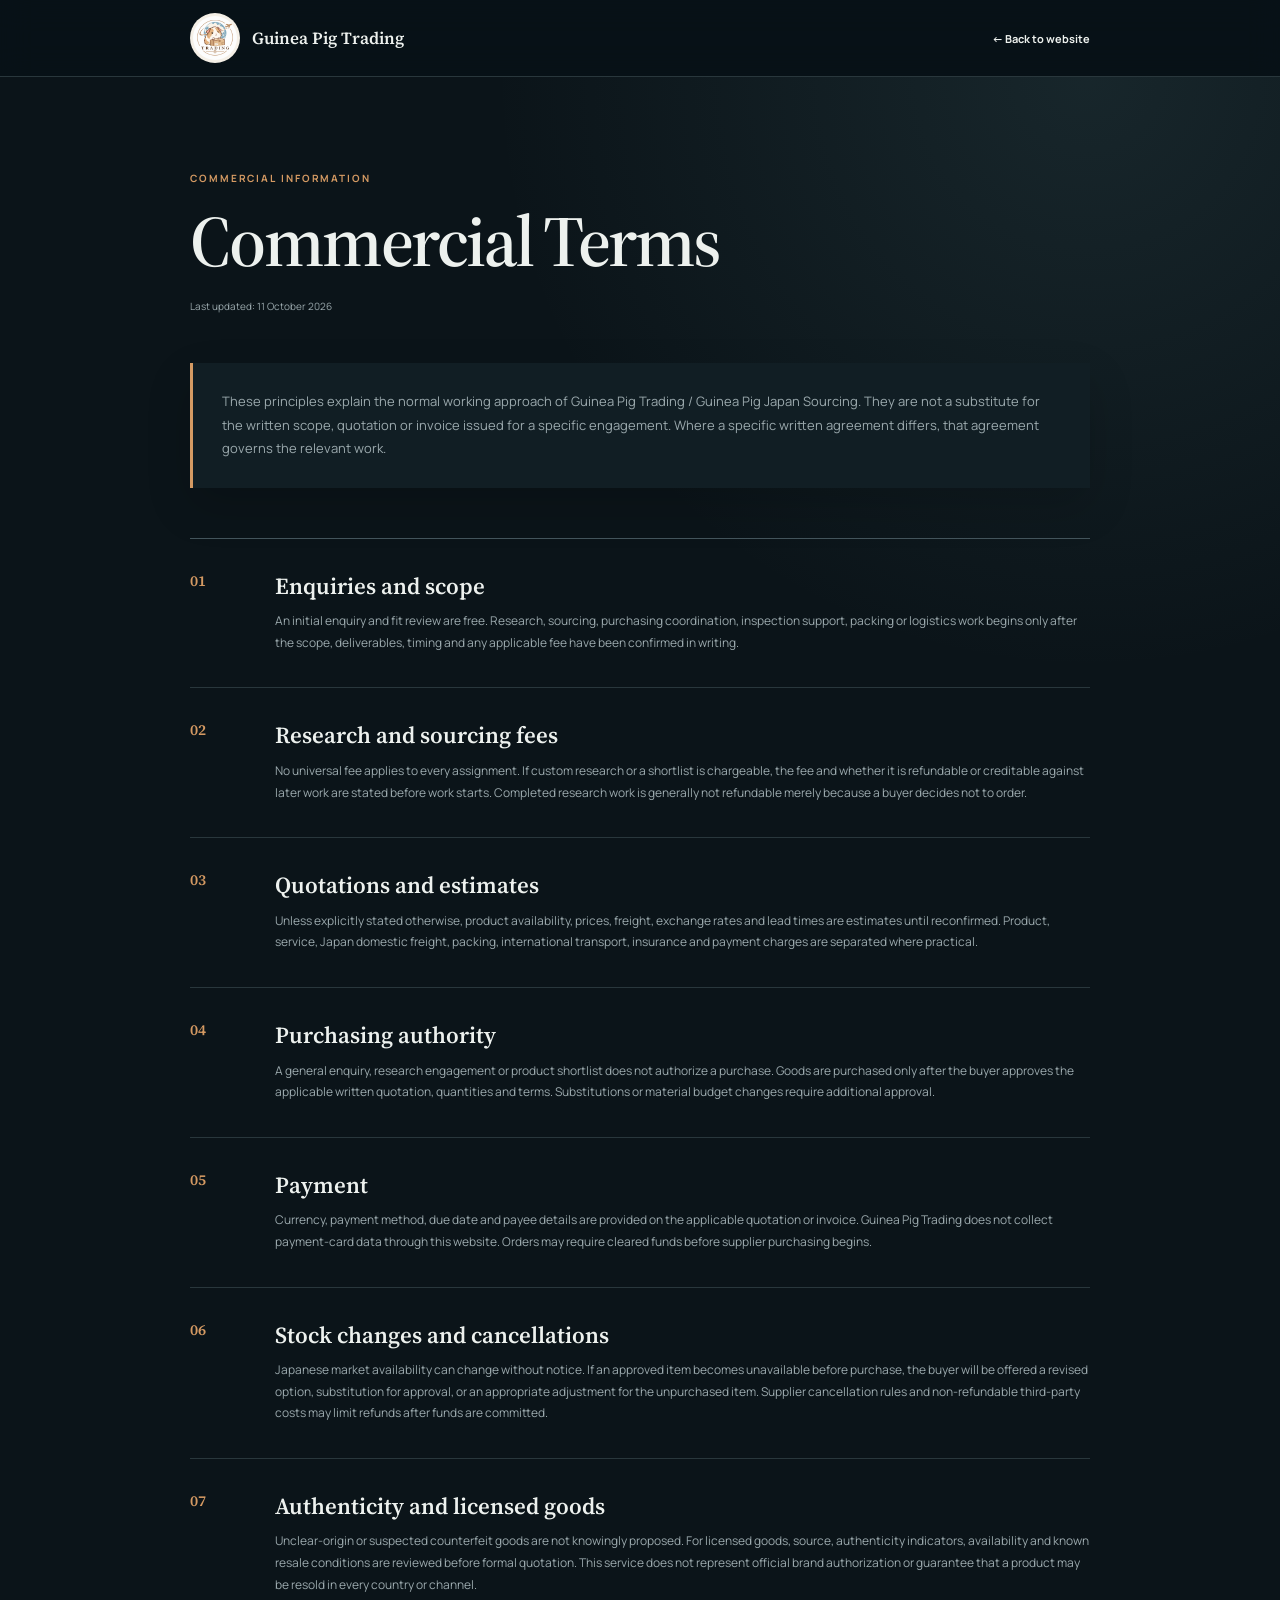
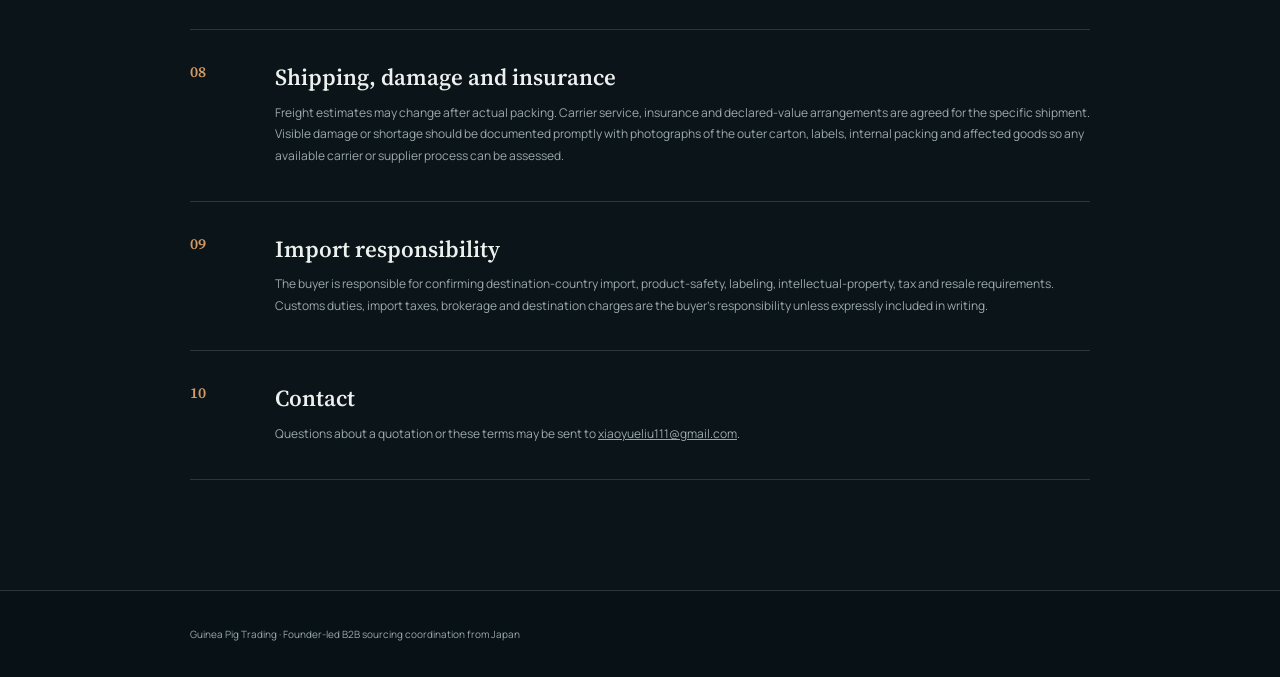
<file: terms.html>
<!doctype html>
<html lang="en">
<head>
  <meta charset="utf-8"><meta name="viewport" content="width=device-width,initial-scale=1">
  <title>Commercial Terms | Guinea Pig Trading</title>
  <meta name="description" content="Commercial principles for Guinea Pig Trading and Guinea Pig Japan Sourcing enquiries."><meta name="theme-color" content="#091217">
  <link rel="icon" type="image/png" href="assets/guinea-pig-trading-logo.png">
  <link rel="preconnect" href="https://fonts.googleapis.com"><link rel="preconnect" href="https://fonts.gstatic.com" crossorigin>
  <link href="https://fonts.googleapis.com/css2?family=Manrope:wght@400;500;600;700&family=Source+Serif+4:opsz,wght@8..60,500;8..60,600&display=swap" rel="stylesheet">
  <style>
    :root{color-scheme:dark;--navy:#43545b;--paper:#0b1419;--white:#111e24;--ink:#edf1ee;--muted:#9ba9ad;--bronze:#d59a63;--line:#29373c;--sans:"Manrope",Arial,sans-serif;--serif:"Source Serif 4",Georgia,serif}*{box-sizing:border-box}body{margin:0;background:var(--paper);color:var(--ink);font-family:var(--sans);-webkit-font-smoothing:antialiased}a{color:inherit}.wrap{width:min(900px,calc(100% - 40px));margin:auto}.nav{position:sticky;top:0;z-index:5;border-bottom:1px solid var(--line);background:rgba(8,18,23,.92);backdrop-filter:blur(16px)}.nav .wrap{height:76px;display:flex;align-items:center;justify-content:space-between}.brand{display:flex;align-items:center;gap:12px;text-decoration:none}.brand img{width:50px;height:50px;padding:3px;border-radius:50%;object-fit:contain;background:#f5f0e7}.brand strong{font:600 17px/1 var(--serif)}.back{font-size:11px;font-weight:700;text-decoration:none}.back:hover{color:var(--bronze)}main{padding:92px 0 110px;background:radial-gradient(circle at 85% 0,rgba(100,149,154,.14),transparent 25%)}.kicker{margin:0 0 17px;color:var(--bronze);font-size:10px;font-weight:700;letter-spacing:.19em;text-transform:uppercase}h1{max-width:720px;margin:0;font:600 clamp(45px,7vw,72px)/1.02 var(--serif);letter-spacing:-.035em}.updated{margin:20px 0 48px;color:var(--muted);font-size:10px}.intro{padding:27px 29px;border-left:3px solid var(--bronze);background:var(--white);color:var(--muted);font-size:13px;line-height:1.8;box-shadow:0 18px 45px rgba(0,0,0,.16)}.terms{margin-top:50px;border-top:1px solid var(--navy)}article{display:grid;grid-template-columns:60px 1fr;gap:25px;padding:34px 0;border-bottom:1px solid var(--line)}article>span{color:var(--bronze);font:600 15px/1 var(--serif)}h2{margin:0 0 10px;font:600 23px/1.2 var(--serif)}p,li{color:var(--muted);font-size:12px;line-height:1.8}p{margin:0}ul{margin:10px 0 0;padding-left:19px}footer{padding:36px 0;border-top:1px solid var(--line);background:#071116;color:var(--muted);font-size:10px}@media(max-width:600px){.nav .wrap{height:70px}.brand img{width:45px;height:45px}main{padding-top:62px}article{grid-template-columns:1fr;gap:10px}}
  </style>
</head>
<body>
  <header class="nav"><div class="wrap"><a class="brand" href="index.html"><img src="assets/guinea-pig-trading-logo.png" alt=""><strong>Guinea Pig Trading</strong></a><a class="back" href="index.html">← Back to website</a></div></header>
  <main><div class="wrap"><p class="kicker">Commercial information</p><h1>Commercial Terms</h1><p class="updated">Last updated: 11 October 2026</p><p class="intro">These principles explain the normal working approach of Guinea Pig Trading / Guinea Pig Japan Sourcing. They are not a substitute for the written scope, quotation or invoice issued for a specific engagement. Where a specific written agreement differs, that agreement governs the relevant work.</p>
    <div class="terms">
      <article><span>01</span><div><h2>Enquiries and scope</h2><p>An initial enquiry and fit review are free. Research, sourcing, purchasing coordination, inspection support, packing or logistics work begins only after the scope, deliverables, timing and any applicable fee have been confirmed in writing.</p></div></article>
      <article><span>02</span><div><h2>Research and sourcing fees</h2><p>No universal fee applies to every assignment. If custom research or a shortlist is chargeable, the fee and whether it is refundable or creditable against later work are stated before work starts. Completed research work is generally not refundable merely because a buyer decides not to order.</p></div></article>
      <article><span>03</span><div><h2>Quotations and estimates</h2><p>Unless explicitly stated otherwise, product availability, prices, freight, exchange rates and lead times are estimates until reconfirmed. Product, service, Japan domestic freight, packing, international transport, insurance and payment charges are separated where practical.</p></div></article>
      <article><span>04</span><div><h2>Purchasing authority</h2><p>A general enquiry, research engagement or product shortlist does not authorize a purchase. Goods are purchased only after the buyer approves the applicable written quotation, quantities and terms. Substitutions or material budget changes require additional approval.</p></div></article>
      <article><span>05</span><div><h2>Payment</h2><p>Currency, payment method, due date and payee details are provided on the applicable quotation or invoice. Guinea Pig Trading does not collect payment-card data through this website. Orders may require cleared funds before supplier purchasing begins.</p></div></article>
      <article><span>06</span><div><h2>Stock changes and cancellations</h2><p>Japanese market availability can change without notice. If an approved item becomes unavailable before purchase, the buyer will be offered a revised option, substitution for approval, or an appropriate adjustment for the unpurchased item. Supplier cancellation rules and non-refundable third-party costs may limit refunds after funds are committed.</p></div></article>
      <article><span>07</span><div><h2>Authenticity and licensed goods</h2><p>Unclear-origin or suspected counterfeit goods are not knowingly proposed. For licensed goods, source, authenticity indicators, availability and known resale conditions are reviewed before formal quotation. This service does not represent official brand authorization or guarantee that a product may be resold in every country or channel.</p></div></article>
      <article><span>08</span><div><h2>Shipping, damage and insurance</h2><p>Freight estimates may change after actual packing. Carrier service, insurance and declared-value arrangements are agreed for the specific shipment. Visible damage or shortage should be documented promptly with photographs of the outer carton, labels, internal packing and affected goods so any available carrier or supplier process can be assessed.</p></div></article>
      <article><span>09</span><div><h2>Import responsibility</h2><p>The buyer is responsible for confirming destination-country import, product-safety, labeling, intellectual-property, tax and resale requirements. Customs duties, import taxes, brokerage and destination charges are the buyer’s responsibility unless expressly included in writing.</p></div></article>
      <article><span>10</span><div><h2>Contact</h2><p>Questions about a quotation or these terms may be sent to <a href="mailto:xiaoyueliu111@gmail.com">xiaoyueliu111@gmail.com</a>.</p></div></article>
    </div>
  </div></main>
  <footer><div class="wrap">Guinea Pig Trading · Founder-led B2B sourcing coordination from Japan</div></footer>
</body></html>
</file>
<file: storefront.css>
:root {
  --forest: #17352f;
  --ink: #20372f;
  --muted: #65736c;
  --paper: #fcfaf5;
  --cream: #f0ece2;
  --gold: #956b3b;
  --line: #dcded4;
  --serif: Newsreader, Georgia, serif;
  --sans: "DM Sans", Arial, sans-serif;
}
* {
  box-sizing: border-box;
}
html {
  scroll-behavior: smooth;
  scroll-padding-top: 100px;
}
body {
  margin: 0;
  background: var(--paper);
  color: var(--ink);
  font-family: var(--sans);
  -webkit-font-smoothing: antialiased;
}
a {
  color: inherit;
  text-decoration: none;
}
button,
input,
textarea {
  font: inherit;
}
a,
button {
  touch-action: manipulation;
}
:focus-visible {
  outline: 3px solid #b87a40;
  outline-offset: 5px;
}
.skip {
  position: fixed;
  left: 20px;
  top: -100px;
  background: white;
  padding: 15px;
  z-index: 100;
}
.skip:focus {
  top: 10px;
}
.wrap {
  width: min(1160px, calc(100% - 80px));
  margin: auto;
}
.announcement {
  padding: 10px 20px;
  text-align: center;
  background: var(--forest);
  color: #f4f0e5;
  font-size: 11px;
  letter-spacing: 0.06em;
}
.announcement span {
  margin: 0 14px;
  color: #c8ae84;
}
header {
  position: sticky;
  top: 0;
  z-index: 20;
  background: #fcfaf5f5;
  border-bottom: 1px solid var(--line);
  backdrop-filter: blur(12px);
}
.header-inner {
  min-height: 88px;
  display: flex;
  align-items: center;
  justify-content: space-between;
  gap: 24px;
}
.brand {
  display: flex;
  align-items: center;
  gap: 12px;
}
.brand img {
  width: 53px;
  height: 53px;
  object-fit: contain;
}
.brand strong {
  display: block;
  font: 600 22px/1.1 var(--serif);
}
.brand small {
  display: block;
  margin-top: 6px;
  font-size: 9px;
  letter-spacing: 0.07em;
  color: var(--muted);
}
nav {
  display: flex;
  align-items: center;
  gap: 28px;
  font-size: 12px;
}
nav a:hover,
.quiet-link:hover,
.text-link:hover {
  color: var(--gold);
}
.button {
  display: inline-flex;
  align-items: center;
  justify-content: center;
  gap: 16px;
  min-height: 52px;
  padding: 14px 24px;
  background: var(--forest);
  color: #fff;
  border: 1px solid var(--forest);
  border-radius: 4px;
  font-size: 12px;
  font-weight: 600;
  cursor: pointer;
  transition:
    background 0.2s,
    transform 0.2s;
}
.button:hover {
  background: #34584a;
  color: #fff;
  transform: translateY(-2px);
}
.button.small {
  min-height: 42px;
  padding: 10px 18px;
}
.hero {
  padding: 54px 0 60px;
  background: linear-gradient(110deg, #f5f1e7, #fcfaf5);
}
.hero-grid {
  display: grid;
  grid-template-columns: 1.14fr 1fr;
  gap: 65px;
  align-items: center;
}
.eyebrow {
  margin: 0 0 20px;
  color: var(--gold);
  font-size: 10px;
  font-weight: 600;
  letter-spacing: 0.15em;
  text-transform: uppercase;
}
h1,
h2,
h3,
p {
  margin-top: 0;
}
h1 {
  margin-bottom: 24px;
  font: 500 clamp(46px, 5.5vw, 74px)/1.02 var(--serif);
  letter-spacing: -0.045em;
}
h1 em,
h2 em {
  font-weight: 500;
  color: var(--gold);
}
.lead {
  max-width: 470px;
  font-size: 15px;
  line-height: 1.85;
  color: var(--muted);
  margin-bottom: 28px;
}
.hero-actions {
  display: flex;
  align-items: center;
  gap: 24px;
  flex-wrap: wrap;
}
.quiet-link {
  font-size: 12px;
  font-weight: 600;
  border-bottom: 1px solid #9ca89d;
  padding: 8px 0;
}
.hero-note {
  margin-top: 28px;
  font-size: 10px;
  color: var(--muted);
  display: flex;
  gap: 8px;
  align-items: center;
}
.dot {
  width: 6px;
  height: 6px;
  background: #758d6b;
  border-radius: 50%;
  flex-shrink: 0;
}
.hero-visual {
  display: flex;
  position: relative;
  min-height: 445px;
  flex-direction: column;
  padding: 24px 28px;
  background: #e7eadd;
  border-radius: 100px 4px 4px 4px;
  overflow: hidden;
}
.visual-top {
  display: flex;
  justify-content: space-between;
  margin-left: 40px;
  font-size: 9px;
  letter-spacing: 0.11em;
}
.hero-visual img {
  display: block;
  width: 100%;
  height: 290px;
  object-fit: contain;
  mix-blend-mode: multiply;
  transition: transform 0.5s;
}
.hero-visual:hover img {
  transform: scale(1.035);
}
.visual-bottom {
  display: flex;
  justify-content: space-between;
  align-items: end;
}
.visual-bottom > span:first-child {
  font: 500 34px/0.95 var(--serif);
  letter-spacing: -0.02em;
}
.round-arrow {
  display: grid;
  place-items: center;
  width: 44px;
  height: 44px;
  border: 1px solid #8a9987;
  border-radius: 50%;
  font-size: 22px;
}
.assurance {
  border-bottom: 1px solid var(--line);
  border-top: 1px solid var(--line);
}
.assurance .wrap {
  display: flex;
  justify-content: space-between;
  gap: 20px;
  padding: 22px 0;
  font-size: 10px;
  color: var(--muted);
}
.assurance b {
  margin-right: 12px;
  font-weight: 500;
  color: var(--gold);
}
.section {
  padding: 80px 0;
}
.section-head {
  display: flex;
  justify-content: space-between;
  align-items: end;
  gap: 35px;
  margin-bottom: 32px;
}
h2 {
  margin-bottom: 0;
  font: 500 clamp(34px, 4vw, 50px)/1.05 var(--serif);
  letter-spacing: -0.025em;
}
.section-head p:not(.eyebrow) {
  margin: 0;
  max-width: 410px;
  color: var(--muted);
  font-size: 12px;
  line-height: 1.9;
}
.category-grid,
.featured-grid,
.steps {
  display: grid;
  grid-template-columns: repeat(3, 1fr);
  gap: 24px;
}
.category-card {
  border-bottom: 1px solid var(--line);
}
.category-image {
  position: relative;
  height: 270px;
  background: #eceee6;
  padding: 36px 25px 15px;
  overflow: hidden;
}
.category-card:nth-child(2) .category-image {
  background: #f0e6d8;
}
.category-card:nth-child(3) .category-image {
  background: #e7e9e8;
}
.category-image > span {
  position: absolute;
  top: 17px;
  left: 20px;
  font-size: 9px;
  letter-spacing: 0.1em;
}
.category-image img {
  width: 100%;
  height: 100%;
  object-fit: contain;
  mix-blend-mode: multiply;
  transition: transform 0.35s;
}
.category-card:hover img {
  transform: scale(1.05);
}
.category-copy {
  padding: 24px 0;
}
.category-copy h3 {
  font: 500 28px/1.1 var(--serif);
  margin-bottom: 10px;
}
.category-copy p {
  font-size: 12px;
  color: var(--muted);
  margin-bottom: 20px;
}
.text-link {
  display: inline-block;
  font-size: 11px;
  font-weight: 600;
}
.featured-section {
  background: #f1eee6;
}
.feature-image {
  height: 250px;
  background: #fffdf9;
  padding: 20px;
}
.feature-image img {
  width: 100%;
  height: 100%;
  object-fit: contain;
}
.feature-meta {
  display: flex;
  justify-content: space-between;
  margin: 20px 0 12px;
  font-size: 10px;
  color: var(--gold);
  font-weight: 600;
}
.feature h3 {
  font-size: 15px;
  line-height: 1.6;
  margin-bottom: 8px;
  overflow-wrap: anywhere;
}
.feature p {
  font-size: 11px;
  color: var(--muted);
  margin-bottom: 18px;
}
.price-note {
  max-width: 850px;
  font-size: 11px;
  line-height: 1.8;
  color: var(--muted);
  margin: 35px 0 0;
}
.process {
  background: var(--forest);
  color: #f8f5ed;
}
.process .eyebrow,
.steps article > span {
  color: #d4b98e;
}
.process .section-head p:not(.eyebrow) {
  color: #c2cfc6;
}
.steps {
  margin-top: 40px;
  gap: 40px;
}
.steps article {
  border-top: 1px solid #5d7468;
  padding-top: 24px;
}
.steps article > span {
  font-size: 9px;
  letter-spacing: 0.12em;
}
.steps h3 {
  font: 500 29px/1.1 var(--serif);
  margin: 24px 0 14px;
}
.steps p {
  font-size: 12px;
  line-height: 1.9;
  color: #d0d9d2;
  margin: 0;
}
.contact-grid {
  display: grid;
  grid-template-columns: 0.8fr 1.2fr;
  gap: 90px;
  align-items: center;
}
.founder > img {
  width: 110px;
  height: 110px;
  object-fit: contain;
  margin-bottom: 26px;
}
.founder h2 {
  margin-bottom: 20px;
}
.founder > p:not(.eyebrow) {
  color: var(--muted);
  font-size: 13px;
  line-height: 1.9;
}
.founder .quiet-link {
  overflow-wrap: anywhere;
}
.contact-panel {
  padding: 36px;
  background: #edece2;
}
.contact-panel > p:not(.eyebrow) {
  font-size: 12px;
  color: var(--muted);
  margin-top: 20px;
}
.form-grid {
  display: grid;
  grid-template-columns: 1fr 1fr;
  gap: 16px;
  margin: 26px 0 20px;
}
label {
  display: grid;
  gap: 8px;
  font-size: 11px;
}
.full {
  grid-column: 1/-1;
}
input,
textarea {
  min-width: 0;
  width: 100%;
  padding: 12px;
  border: 1px solid #c4cbbf;
  border-radius: 2px;
  background: #fffdf8;
  color: var(--ink);
  font-size: 13px;
}
textarea {
  resize: vertical;
}
.form-note {
  font-size: 10px;
  line-height: 1.8;
  color: var(--muted);
  margin: 15px 0 0;
}
footer {
  border-top: 1px solid var(--line);
  padding: 36px 0;
}
.footer-inner {
  display: flex;
  justify-content: space-between;
  align-items: start;
  gap: 40px;
}
.footer-inner p {
  font-size: 10px;
  color: var(--muted);
  line-height: 1.8;
  margin: 18px 0 0;
}
.footer-inner nav {
  font-size: 11px;
  flex-wrap: wrap;
}
@media (max-width: 960px) {
  .wrap {
    width: calc(100% - 48px);
  }
  .hero-grid {
    gap: 30px;
  }
  .hero-visual {
    min-height: 400px;
    padding: 22px;
  }
  .hero-visual img {
    height: 260px;
  }
  .visual-top {
    margin-left: 25px;
    font-size: 8px;
  }
  .contact-grid {
    gap: 35px;
  }
  .category-grid,
  .featured-grid {
    gap: 16px;
  }
  .category-image {
    height: 235px;
  }
  .assurance .wrap {
    display: grid;
    grid-template-columns: 1fr 1fr;
  }
  .header-inner nav {
    gap: 18px;
  }
}
@media (max-width: 680px) {
  html {
    scroll-padding-top: 125px;
  }
  .wrap {
    width: calc(100% - 36px);
  }
  .announcement {
    font-size: 9px;
    line-height: 1.7;
  }
  .announcement span {
    margin: 0 6px;
  }
  .header-inner {
    min-height: 100px;
    flex-wrap: wrap;
    gap: 12px;
    padding: 13px 0;
  }
  .brand img {
    width: 39px;
    height: 39px;
  }
  .brand strong {
    font-size: 19px;
  }
  .brand small {
    font-size: 8px;
  }
  .header-inner nav {
    width: 100%;
    justify-content: space-between;
    gap: 10px;
    font-size: 10px;
  }
  .button.small {
    min-height: 34px;
    font-size: 10px;
    padding: 8px 12px;
  }
  .hero {
    padding: 35px 0;
  }
  .hero-grid {
    grid-template-columns: 1fr;
    gap: 30px;
  }
  h1 {
    font-size: 51px;
  }
  .lead {
    font-size: 14px;
    line-height: 1.75;
  }
  .hero-actions {
    gap: 20px;
  }
  .hero-note {
    margin-top: 22px;
    font-size: 9px;
  }
  .hero-visual {
    min-height: 365px;
    border-top-left-radius: 70px;
  }
  .hero-visual img {
    height: 245px;
  }
  .visual-bottom > span:first-child {
    font-size: 30px;
  }
  .assurance .wrap {
    gap: 17px 12px;
    font-size: 9px;
  }
  .assurance b {
    margin-right: 6px;
  }
  .section {
    padding: 50px 0;
  }
  .section-head {
    align-items: start;
    flex-direction: column;
    gap: 20px;
  }
  .eyebrow {
    margin-bottom: 16px;
  }
  .category-grid,
  .featured-grid,
  .steps,
  .contact-grid {
    grid-template-columns: 1fr;
    gap: 30px;
  }
  .category-image {
    height: 290px;
  }
  .category-copy {
    padding: 20px 0;
  }
  .feature-image {
    height: 290px;
  }
  .steps {
    gap: 32px;
  }
  .contact-panel {
    padding: 25px 20px;
  }
  .form-grid {
    grid-template-columns: 1fr;
  }
  .footer-inner {
    flex-direction: column;
    gap: 28px;
  }
  .footer-inner nav {
    gap: 24px;
  }
  .price-note {
    margin-top: 25px;
  }
}
@media (prefers-reduced-motion: reduce) {
  html {
    scroll-behavior: auto;
  }
  *,
  *:before,
  *:after {
    transition: none !important;
    animation: none !important;
  }
}

.value-preview {
  background: #e9ede3;
}
.value-cards {
  margin: 25px 0 32px;
}
.value-cards article {
  border-top: 1px solid #b4c0ac;
}
.value-cards article > span {
  color: #735632;
}
.value-cards p {
  color: var(--muted);
}
.value-page .hero-grid {
  grid-template-columns: 1.3fr 1fr;
}
.value-intro {
  font-size: 14px;
  line-height: 1.9;
  color: var(--muted);
}
.reference-card {
  padding: 30px;
  border: 1px solid var(--line);
  margin: 0 0 24px;
  background: #fffdf9;
}
.reference-card h2 {
  font-size: 34px;
  margin-bottom: 15px;
}
.reference-card h3 {
  font: 500 23px/1.2 var(--serif);
}
.reference-card p,
.reference-card li {
  font-size: 13px;
  line-height: 1.8;
  color: var(--muted);
}
.reference-prices {
  display: grid;
  grid-template-columns: 1fr 1fr;
  gap: 24px;
  padding: 24px 0;
  margin: 20px 0;
  border-top: 1px solid var(--line);
  border-bottom: 1px solid var(--line);
}
.reference-prices strong {
  font: 500 32px/1.2 var(--serif);
  display: block;
  margin: 10px 0;
}
.source-links {
  display: flex;
  flex-wrap: wrap;
  gap: 14px;
  margin: 18px 0;
}
.source-links a {
  font-size: 11px;
  text-decoration: underline;
  text-underline-offset: 4px;
}
.status-note {
  display: inline-block;
  padding: 6px 10px;
  background: #eee7d6;
  font-size: 10px;
  color: #6e512f;
}
.value-method {
  padding: 30px;
  background: #f0ece2;
}
.value-method h2 {
  font-size: 32px;
  margin-bottom: 18px;
}
.value-method p,
.value-method li {
  font-size: 13px;
  line-height: 1.9;
  color: var(--muted);
}
@media (max-width: 680px) {
  .header-inner nav {
    flex-wrap: wrap;
  }
  .reference-prices,
  .value-page .hero-grid {
    grid-template-columns: 1fr;
  }
  .reference-card {
    padding: 22px;
  }
  .reference-prices {
    gap: 10px;
  }
  .value-method {
    padding: 22px;
  }
  .value-page h1 {
    font-size: 45px;
  }
}
</file>
